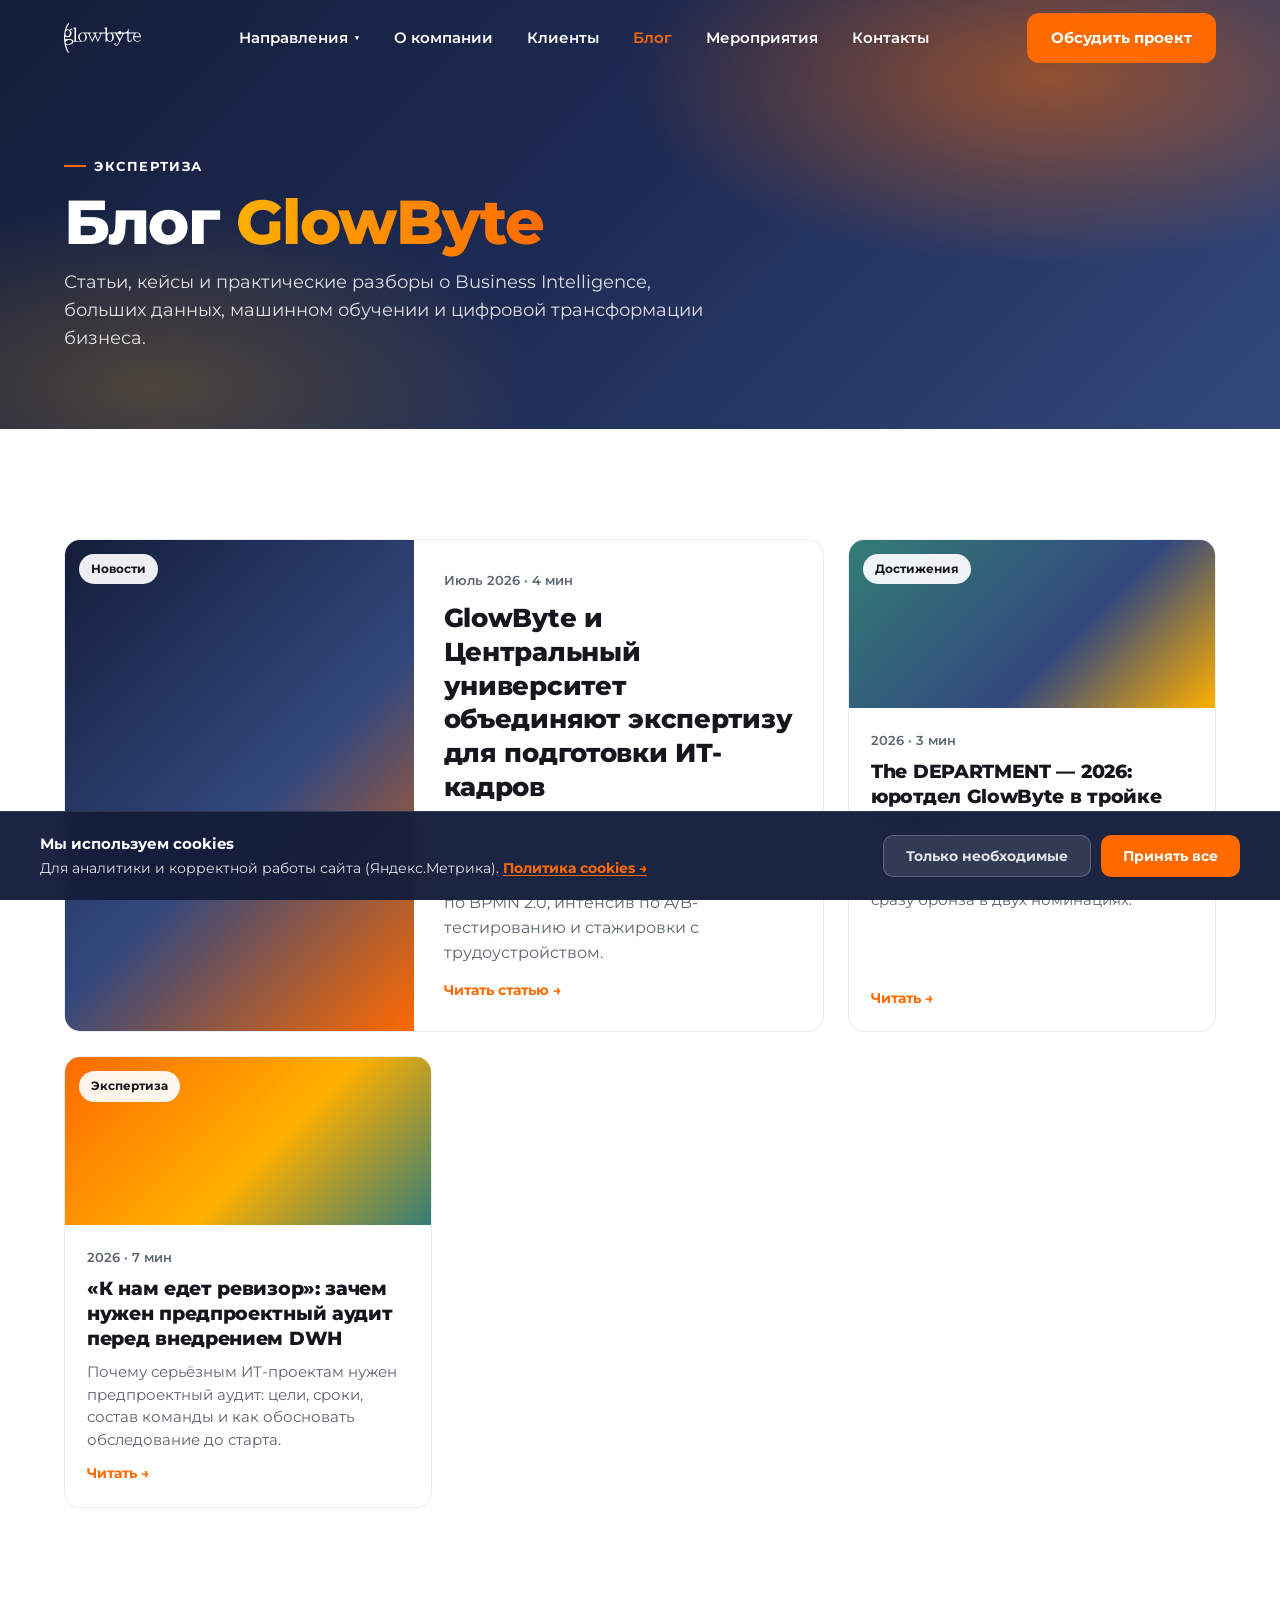
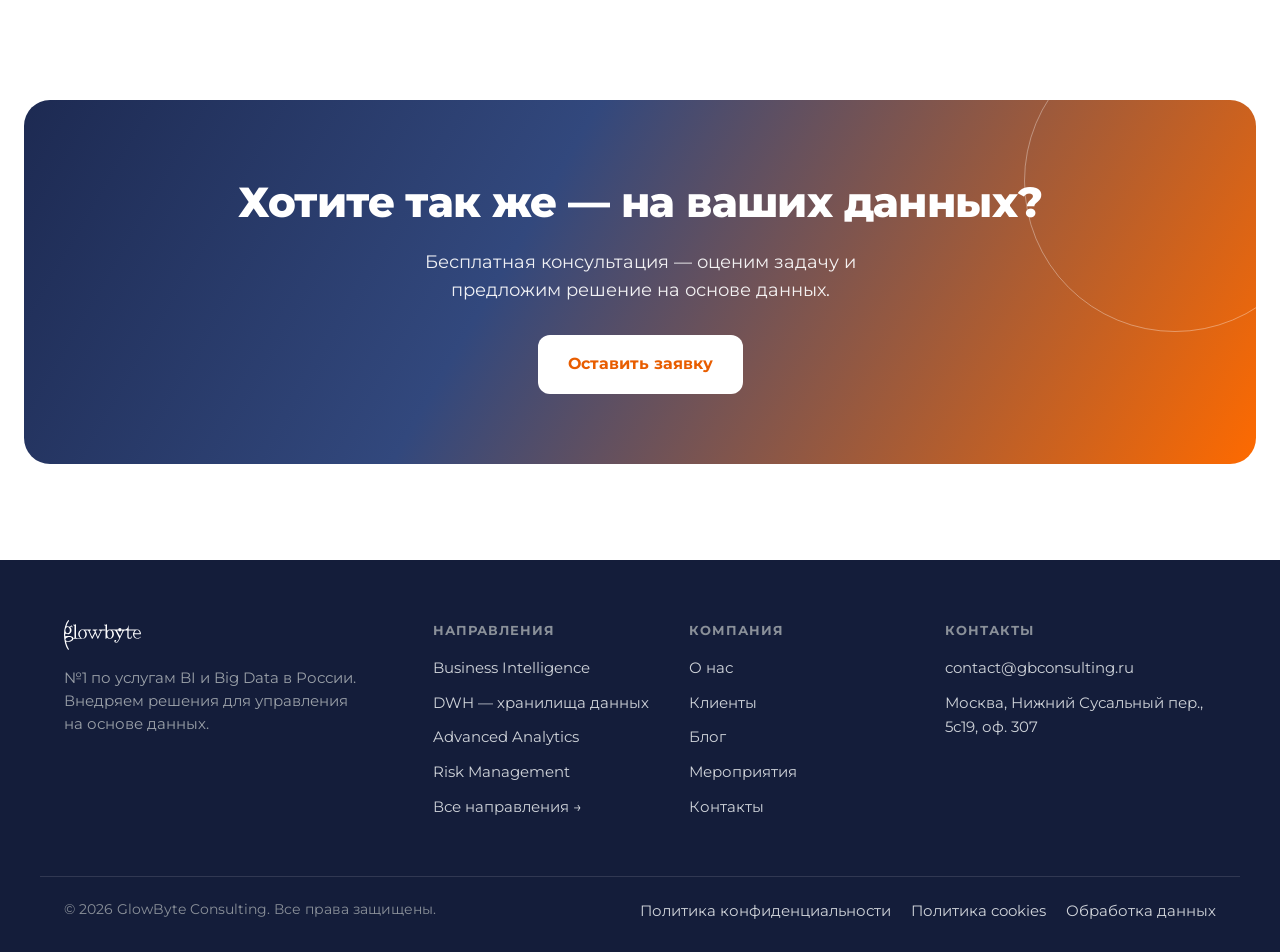
<file: blog.html>
<!DOCTYPE html>
<html lang="ru">
<head>
<meta charset="UTF-8">
<meta name="viewport" content="width=device-width, initial-scale=1.0">
<title>Блог GlowByte — статьи о BI, Big Data и аналитике</title>
<meta name="description" content="Блог GlowByte: статьи, кейсы и экспертиза по Business Intelligence, хранилищам данных, машинному обучению и цифровой трансформации.">
<link rel="preconnect" href="https://fonts.googleapis.com">
<link rel="preconnect" href="https://fonts.gstatic.com" crossorigin>
<link href="https://fonts.googleapis.com/css2?family=Montserrat:wght@400;500;600;700;800;900&display=swap" rel="stylesheet">
<link rel="stylesheet" href="assets/site.css?v=2">
</head>
<body>

<!-- ===== Header ===== -->
<header id="hdr">
  <div class="wrap nav">
    <a href="index.html" class="logo" aria-label="GlowByte">
      <img class="l-white" src="assets/logo-white.svg" alt="GlowByte">
      <img class="l-orange" src="assets/logo-orange.svg" alt="GlowByte">
    </a>
    <nav class="menu">
      <div class="has-mega">
        <span>Направления <span class="chev">▼</span></span>
        <div class="mega">
          <div class="mega-head"><h4>17 практик · BI и Big Data</h4><a href="index.html#directions">Все направления →</a></div>
          <div class="mega-grid" id="megaGrid"></div>
        </div>
      </div>
      <a href="index.html#why">О компании</a>
      <a href="index.html#clients">Клиенты</a>
      <a href="blog.html" class="active">Блог</a>
      <a href="events.html">Мероприятия</a>
      <a href="contacts.html">Контакты</a>
    </nav>
    <div class="nav-right">
      <a href="index.html#cta" class="btn btn-primary" style="padding:11px 22px;font-size:15px">Обсудить проект</a>
      <button class="burger" id="burger">☰</button>
    </div>
  </div>
</header>

<!-- ===== Page hero ===== -->
<section class="page-hero">
  <div class="wrap">
    <div class="eyebrow" style="color:#fff">Экспертиза</div>
    <h1>Блог <span class="ac">GlowByte</span></h1>
    <p class="lead">Статьи, кейсы и практические разборы о Business&nbsp;Intelligence, больших данных, машинном обучении и&nbsp;цифровой трансформации бизнеса.</p>
  </div>
</section>

<!-- ===== Posts ===== -->
<section>
  <div class="wrap">
    <div class="posts">

      <a href="post-central-university.html" class="post feature reveal">
        <div class="thumb" style="background:linear-gradient(135deg,#141d3a,#32487D 55%,#FE6A00)">
          <span class="tag">Новости</span>
        </div>
        <div class="pbody">
          <span class="date">Июль 2026 · 4 мин</span>
          <h3>GlowByte и Центральный университет объединяют экспертизу для подготовки ИТ-кадров</h3>
          <p>Подписано партнёрское соглашение: эксперты GlowByte станут преподавателями, а студентов ждут курс по BPMN 2.0, интенсив по A/B-тестированию и стажировки с трудоустройством.</p>
          <span class="more">Читать статью →</span>
        </div>
      </a>

      <a href="post-the-department-2026.html" class="post reveal">
        <div class="thumb" style="background:linear-gradient(135deg,#337D76,#32487D 60%,#FFB000)">
          <span class="tag">Достижения</span>
        </div>
        <div class="pbody">
          <span class="date">2026 · 3 мин</span>
          <h3>The DEPARTMENT — 2026: юротдел GlowByte в тройке лидеров</h3>
          <p>Дебют на всероссийском конкурсе лучших юридических департаментов — сразу бронза в двух номинациях.</p>
          <span class="more">Читать →</span>
        </div>
      </a>

      <a href="post-dwh-audit.html" class="post reveal">
        <div class="thumb" style="background:linear-gradient(135deg,#FE6A00,#FFB000 55%,#337D76)">
          <span class="tag">Экспертиза</span>
        </div>
        <div class="pbody">
          <span class="date">2026 · 7 мин</span>
          <h3>«К нам едет ревизор»: зачем нужен предпроектный аудит перед внедрением DWH</h3>
          <p>Почему серьёзным ИТ-проектам нужен предпроектный аудит: цели, сроки, состав команды и как обосновать обследование до старта.</p>
          <span class="more">Читать →</span>
        </div>
      </a>

    </div>
  </div>
</section>

<!-- ===== CTA ===== -->
<section>
  <div class="cta reveal">
    <h2>Хотите так же — на ваших данных?</h2>
    <p>Бесплатная консультация — оценим задачу и предложим решение на основе данных.</p>
    <a href="index.html#cta" class="btn btn-white">Оставить заявку</a>
  </div>
</section>

<!-- ===== Footer ===== -->
<footer id="contacts">
  <div class="wrap fg">
    <div>
      <img src="assets/logo-white.svg" alt="GlowByte" style="height:30px;width:auto;display:block">
      <p style="color:#9aa0a8;margin-top:16px;max-width:300px;font-size:15px">№1 по услугам BI и Big Data в России. Внедряем решения для управления на основе данных.</p>
    </div>
    <div>
      <h5>Направления</h5>
      <ul>
        <li><a href="index.html#directions">Business Intelligence</a></li>
        <li><a href="index.html#directions">DWH — хранилища данных</a></li>
        <li><a href="index.html#directions">Advanced Analytics</a></li>
        <li><a href="index.html#directions">Risk Management</a></li>
        <li><a href="index.html#directions">Все направления →</a></li>
      </ul>
    </div>
    <div>
      <h5>Компания</h5>
      <ul>
        <li><a href="index.html#why">О нас</a></li>
        <li><a href="index.html#clients">Клиенты</a></li>
        <li><a href="blog.html">Блог</a></li>
        <li><a href="events.html">Мероприятия</a></li>
        <li><a href="index.html#cta">Контакты</a></li>
      </ul>
    </div>
    <div>
      <h5>Контакты</h5>
      <ul>
        <li><a href="mailto:contact@gbconsulting.ru">contact@gbconsulting.ru</a></li>
        <li><a href="#">Москва, Нижний Сусальный пер., 5с19, оф. 307</a></li>
      </ul>
    </div>
  </div>
  <div class="wrap fb"><span>© 2026 GlowByte Consulting. Все права защищены.</span><div style="display:flex;gap:20px;flex-wrap:wrap"><a href="policy.html">Политика конфиденциальности</a><a href="cookies.html">Политика cookies</a><a href="data-policy.html">Обработка данных</a></div></div>
</footer>

<script src="assets/site.js?v=3"></script>
</body>
</html>
</file>
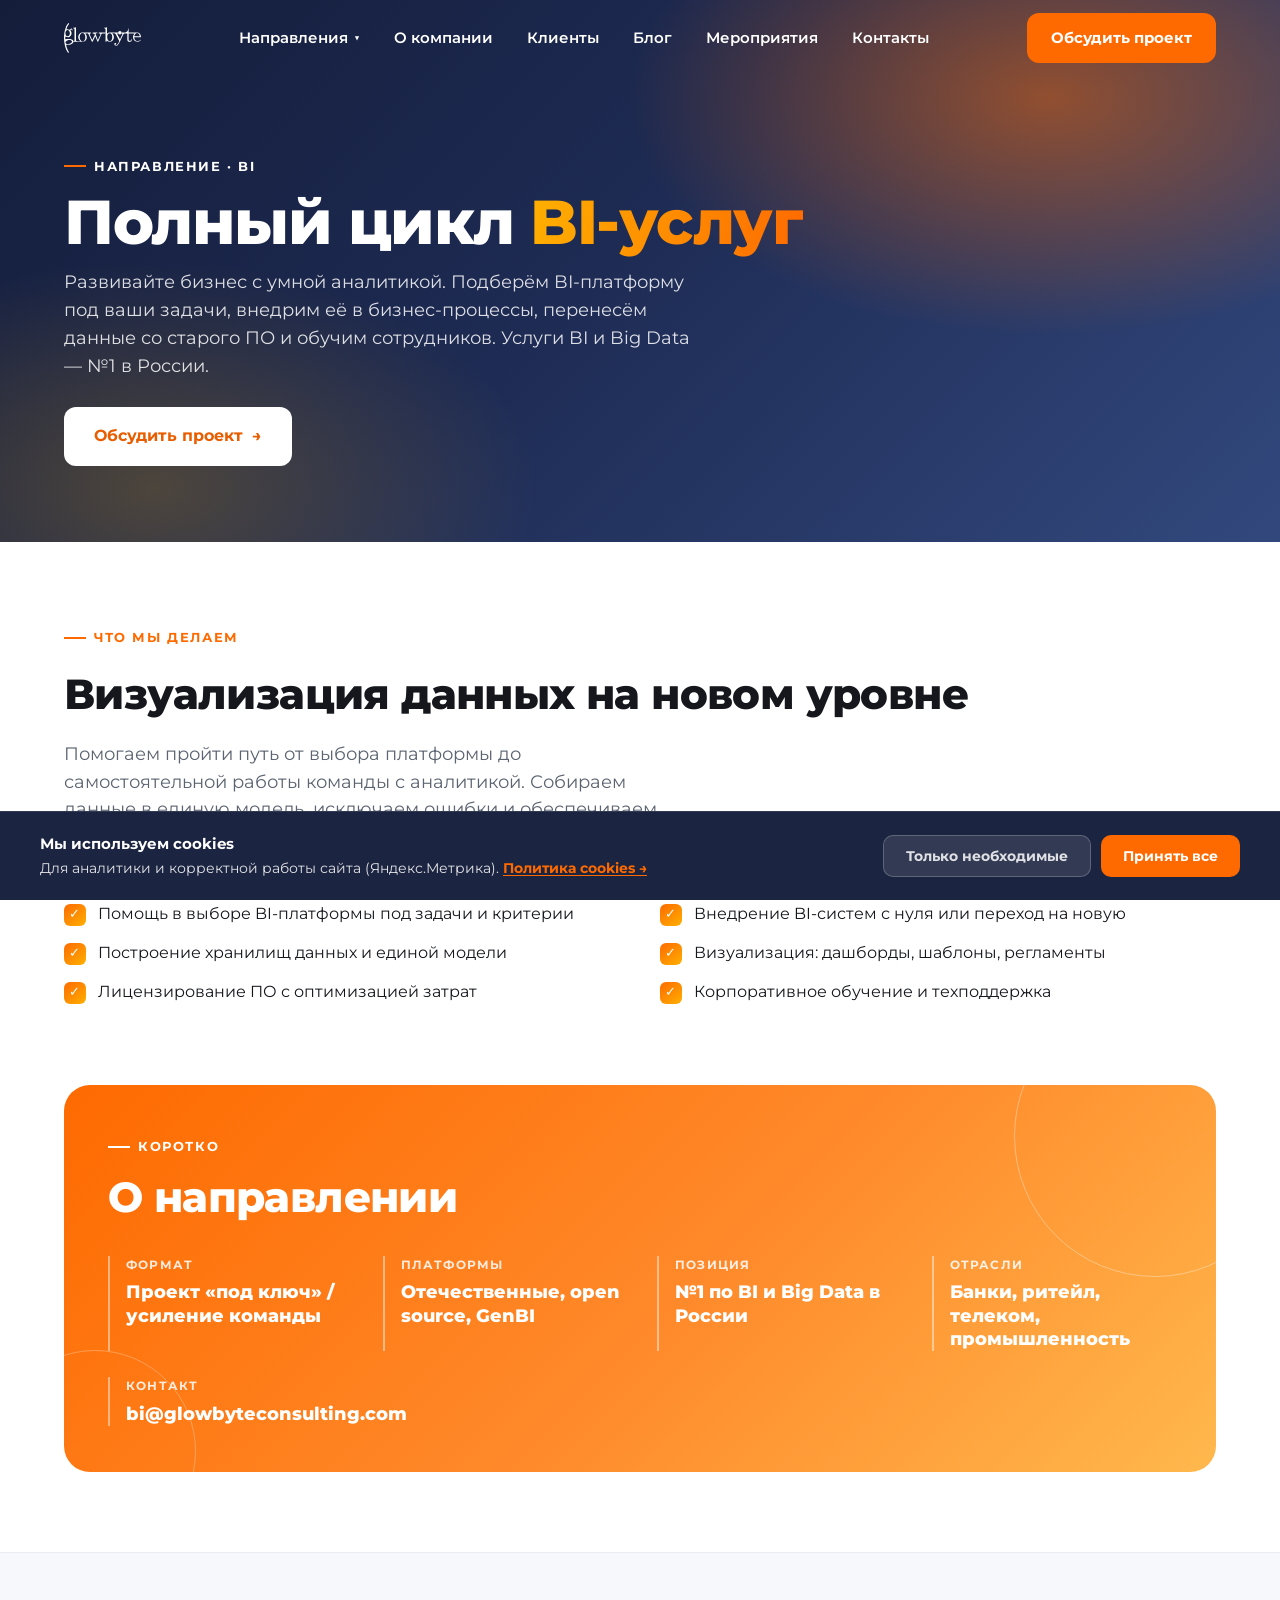
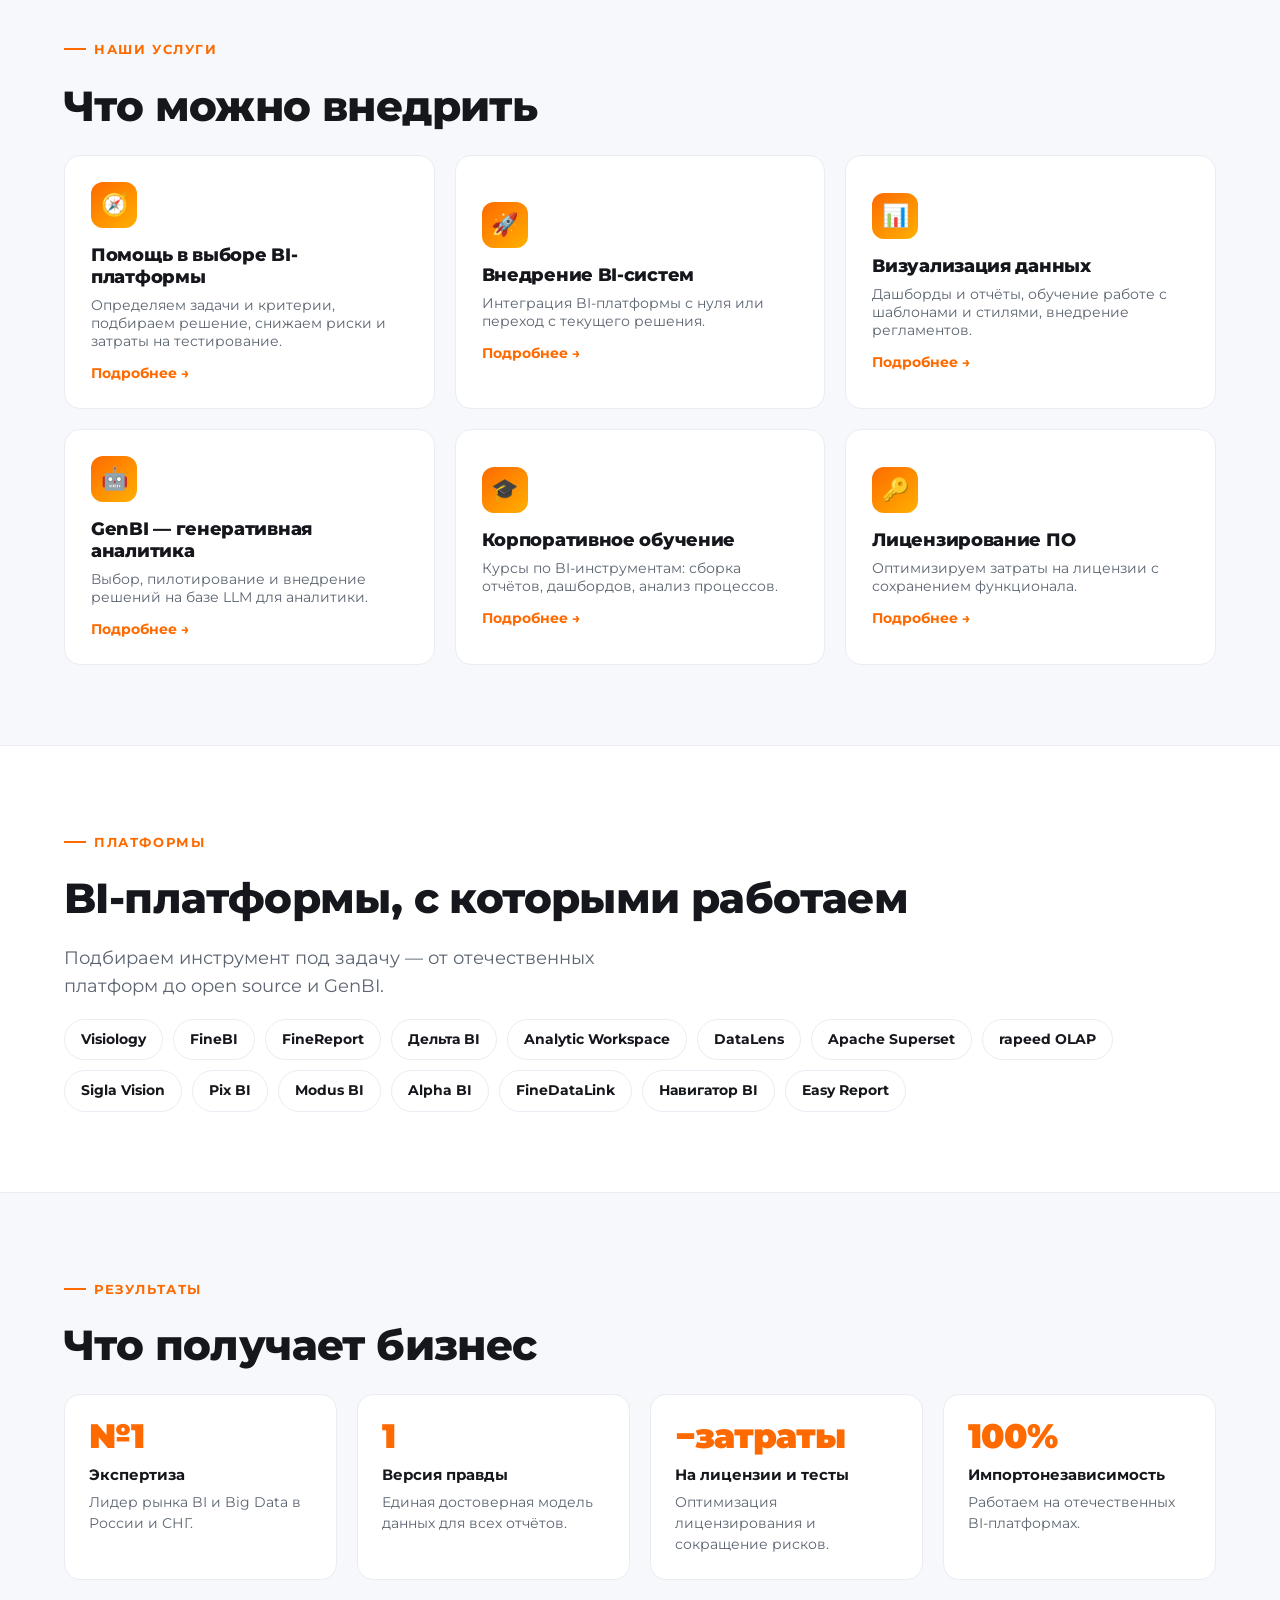
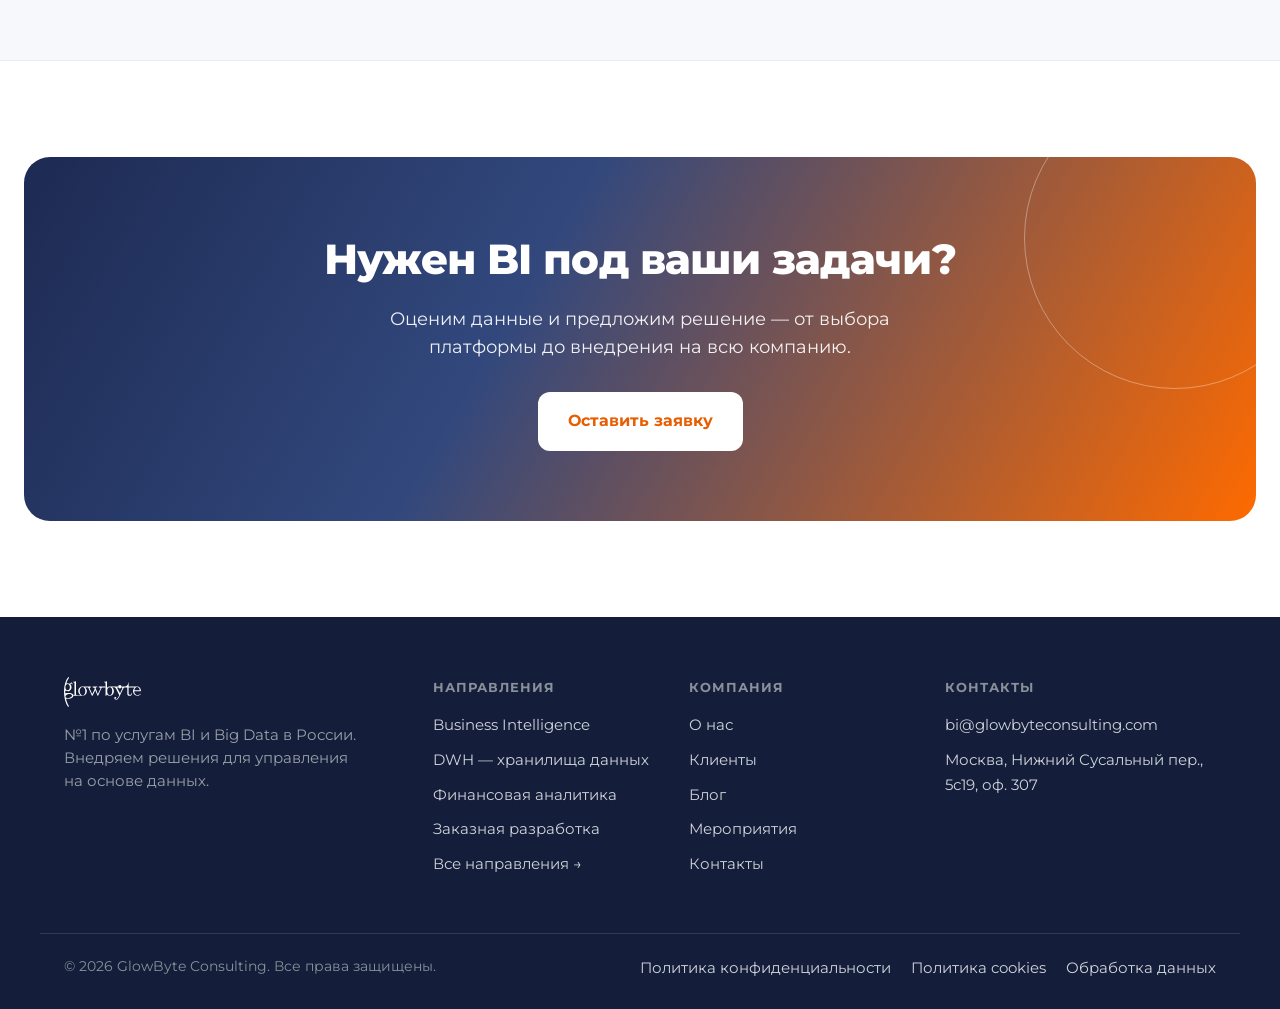
<file: business-intelligence.html>
<!DOCTYPE html>
<html lang="ru">
<head>
<meta charset="UTF-8">
<meta name="viewport" content="width=device-width, initial-scale=1.0">
<title>Business Intelligence — GlowByte</title>
<meta name="description" content="Полный цикл BI-услуг от GlowByte: подбор и внедрение BI-платформы, построение хранилищ, визуализация данных, GenBI, лицензирование и обучение.">
<link rel="preconnect" href="https://fonts.googleapis.com">
<link rel="preconnect" href="https://fonts.gstatic.com" crossorigin>
<link href="https://fonts.googleapis.com/css2?family=Montserrat:wght@400;500;600;700;800;900&display=swap" rel="stylesheet">
<link rel="stylesheet" href="assets/site.css?v=2">
</head>
<body>

<!-- ===== Header ===== -->
<header id="hdr">
  <div class="wrap nav">
    <a href="index.html" class="logo" aria-label="GlowByte">
      <img class="l-white" src="assets/logo-white.svg" alt="GlowByte">
      <img class="l-orange" src="assets/logo-orange.svg" alt="GlowByte">
    </a>
    <nav class="menu">
      <div class="has-mega">
        <span>Направления <span class="chev">▼</span></span>
        <div class="mega">
          <div class="mega-head"><h4>17 практик · BI и Big Data</h4><a href="index.html#directions">Все направления →</a></div>
          <div class="mega-grid" id="megaGrid"></div>
        </div>
      </div>
      <a href="index.html#why">О компании</a>
      <a href="index.html#clients">Клиенты</a>
      <a href="blog.html">Блог</a>
      <a href="events.html">Мероприятия</a>
      <a href="contacts.html">Контакты</a>
    </nav>
    <div class="nav-right">
      <a href="index.html#cta" class="btn btn-primary" style="padding:11px 22px;font-size:15px">Обсудить проект</a>
      <button class="burger" id="burger">☰</button>
    </div>
  </div>
</header>

<!-- ===== Page hero ===== -->
<section class="page-hero">
  <div class="wrap">
    <div class="eyebrow" style="color:#fff">Направление · BI</div>
    <h1>Полный цикл <span class="ac">BI-услуг</span></h1>
    <p class="lead">Развивайте бизнес с умной аналитикой. Подберём BI-платформу под ваши задачи, внедрим её в бизнес-процессы, перенесём данные со старого ПО и обучим сотрудников. Услуги BI и Big&nbsp;Data — №1 в&nbsp;России.</p>
    <div style="margin-top:26px"><a href="index.html#cta" class="btn btn-white">Обсудить проект <span class="ar">→</span></a></div>
  </div>
</section>

<!-- ===== О направлении ===== -->
<section class="dir-sec">
  <div class="wrap reveal">
    <span class="eyebrow">Что мы делаем</span>
    <h2>Визуализация данных на новом уровне</h2>
    <p class="lead">Помогаем пройти путь от выбора платформы до самостоятельной работы команды с аналитикой. Собираем данные в единую модель, исключаем ошибки и обеспечиваем достоверность отчётности, а затем передаём инструмент бизнес-пользователям.</p>
    <ul class="checklist two">
      <li>Помощь в выборе BI-платформы под задачи и критерии</li>
      <li>Внедрение BI-систем с нуля или переход на новую</li>
      <li>Построение хранилищ данных и единой модели</li>
      <li>Визуализация: дашборды, шаблоны, регламенты</li>
      <li>Лицензирование ПО с оптимизацией затрат</li>
      <li>Корпоративное обучение и техподдержка</li>
    </ul>
  </div>
</section>

<!-- ===== Оранжевый блок фактов ===== -->
<section class="dir-sec" style="padding-top:0">
  <div class="wrap reveal">
    <div class="facts">
      <span class="eyebrow">Коротко</span>
      <h2>О направлении</h2>
      <div class="facts-grid">
        <div class="fact"><div class="fl">Формат</div><div class="fv">Проект «под ключ» / усиление команды</div></div>
        <div class="fact"><div class="fl">Платформы</div><div class="fv">Отечественные, open source, GenBI</div></div>
        <div class="fact"><div class="fl">Позиция</div><div class="fv">№1 по BI и Big Data в России</div></div>
        <div class="fact"><div class="fl">Отрасли</div><div class="fv">Банки, ритейл, телеком, промышленность</div></div>
        <div class="fact"><div class="fl">Контакт</div><div class="fv">bi@glowbyteconsulting.com</div></div>
      </div>
    </div>
  </div>
</section>

<!-- ===== Наши решения (pop-up) ===== -->
<section class="dir-sec alt">
  <div class="wrap reveal">
    <span class="eyebrow">Наши услуги</span>
    <h2>Что можно внедрить</h2>
    <div class="sol-grid">
      <button class="sol-card" data-modal-open="m-bi-1">
        <div class="sc-ico">🧭</div>
        <h3>Помощь в выборе BI-платформы</h3>
        <p>Определяем задачи и критерии, подбираем решение, снижаем риски и затраты на тестирование.</p>
        <span class="sc-more">Подробнее →</span>
      </button>
      <button class="sol-card" data-modal-open="m-bi-2">
        <div class="sc-ico">🚀</div>
        <h3>Внедрение BI-систем</h3>
        <p>Интеграция BI-платформы с нуля или переход с текущего решения.</p>
        <span class="sc-more">Подробнее →</span>
      </button>
      <button class="sol-card" data-modal-open="m-bi-3">
        <div class="sc-ico">📊</div>
        <h3>Визуализация данных</h3>
        <p>Дашборды и отчёты, обучение работе с шаблонами и стилями, внедрение регламентов.</p>
        <span class="sc-more">Подробнее →</span>
      </button>
      <button class="sol-card" data-modal-open="m-bi-4">
        <div class="sc-ico">🤖</div>
        <h3>GenBI — генеративная аналитика</h3>
        <p>Выбор, пилотирование и внедрение решений на базе LLM для аналитики.</p>
        <span class="sc-more">Подробнее →</span>
      </button>
      <button class="sol-card" data-modal-open="m-bi-5">
        <div class="sc-ico">🎓</div>
        <h3>Корпоративное обучение</h3>
        <p>Курсы по BI-инструментам: сборка отчётов, дашбордов, анализ процессов.</p>
        <span class="sc-more">Подробнее →</span>
      </button>
      <button class="sol-card" data-modal-open="m-bi-6">
        <div class="sc-ico">🔑</div>
        <h3>Лицензирование ПО</h3>
        <p>Оптимизируем затраты на лицензии с сохранением функционала.</p>
        <span class="sc-more">Подробнее →</span>
      </button>
    </div>
  </div>
</section>

<!-- ===== Платформы ===== -->
<section class="dir-sec">
  <div class="wrap reveal">
    <span class="eyebrow">Платформы</span>
    <h2>BI-платформы, с которыми работаем</h2>
    <p class="lead">Подбираем инструмент под задачу — от отечественных платформ до open source и GenBI.</p>
    <div class="taglist">
      <span>Visiology</span><span>FineBI</span><span>FineReport</span><span>Дельта&nbsp;BI</span>
      <span>Analytic&nbsp;Workspace</span><span>DataLens</span><span>Apache&nbsp;Superset</span><span>rapeed&nbsp;OLAP</span>
      <span>Sigla&nbsp;Vision</span><span>Pix&nbsp;BI</span><span>Modus&nbsp;BI</span><span>Alpha&nbsp;BI</span>
      <span>FineDataLink</span><span>Навигатор&nbsp;BI</span><span>Easy&nbsp;Report</span>
    </div>
  </div>
</section>

<!-- ===== Результаты ===== -->
<section class="dir-sec alt">
  <div class="wrap reveal">
    <span class="eyebrow">Результаты</span>
    <h2>Что получает бизнес</h2>
    <div class="ben-grid">
      <div class="ben"><div class="bn">№1</div><h4>Экспертиза</h4><p>Лидер рынка BI и Big Data в России и СНГ.</p></div>
      <div class="ben"><div class="bn">1</div><h4>Версия правды</h4><p>Единая достоверная модель данных для всех отчётов.</p></div>
      <div class="ben"><div class="bn">−затраты</div><h4>На лицензии и тесты</h4><p>Оптимизация лицензирования и сокращение рисков.</p></div>
      <div class="ben"><div class="bn">100%</div><h4>Импортонезависимость</h4><p>Работаем на отечественных BI-платформах.</p></div>
    </div>
  </div>
</section>

<!-- ===== CTA ===== -->
<section>
  <div class="cta reveal">
    <h2>Нужен BI под ваши задачи?</h2>
    <p>Оценим данные и предложим решение — от выбора платформы до внедрения на всю компанию.</p>
    <a href="index.html#cta" class="btn btn-white">Оставить заявку</a>
  </div>
</section>

<!-- ===== Footer ===== -->
<footer id="contacts">
  <div class="wrap fg">
    <div>
      <img src="assets/logo-white.svg" alt="GlowByte" style="height:30px;width:auto;display:block">
      <p style="color:#9aa0a8;margin-top:16px;max-width:300px;font-size:15px">№1 по услугам BI и Big Data в России. Внедряем решения для управления на основе данных.</p>
    </div>
    <div>
      <h5>Направления</h5>
      <ul>
        <li><a href="business-intelligence.html">Business Intelligence</a></li>
        <li><a href="dwh.html">DWH — хранилища данных</a></li>
        <li><a href="finansovaya-analitika.html">Финансовая аналитика</a></li>
        <li><a href="zakaznaya-razrabotka.html">Заказная разработка</a></li>
        <li><a href="index.html#directions">Все направления →</a></li>
      </ul>
    </div>
    <div>
      <h5>Компания</h5>
      <ul>
        <li><a href="index.html#why">О нас</a></li>
        <li><a href="index.html#clients">Клиенты</a></li>
        <li><a href="blog.html">Блог</a></li>
        <li><a href="events.html">Мероприятия</a></li>
        <li><a href="index.html#cta">Контакты</a></li>
      </ul>
    </div>
    <div>
      <h5>Контакты</h5>
      <ul>
        <li><a href="mailto:bi@glowbyteconsulting.com">bi@glowbyteconsulting.com</a></li>
        <li><a href="#">Москва, Нижний Сусальный пер., 5с19, оф. 307</a></li>
      </ul>
    </div>
  </div>
  <div class="wrap fb"><span>© 2026 GlowByte Consulting. Все права защищены.</span><div style="display:flex;gap:20px;flex-wrap:wrap"><a href="policy.html">Политика конфиденциальности</a><a href="cookies.html">Политика cookies</a><a href="data-policy.html">Обработка данных</a></div></div>
</footer>

<!-- ===== Pop-up окна решений ===== -->
<div class="modal" id="m-bi-1"><div class="modal-box">
  <button class="m-close" data-modal-close aria-label="Закрыть">×</button>
  <div class="m-ico">🧭</div>
  <h3>Помощь в выборе BI-платформы</h3>
  <p>Определяем задачи бизнеса и критерии отбора, сравниваем платформы и подбираем оптимальное решение — чтобы сократить затраты на тестирование и снизить риски неверного выбора.</p>
  <ul>
    <li>Формализация задач и требований к BI</li>
    <li>Сравнение платформ по техническим и бизнес-критериям</li>
    <li>Рекомендация и обоснование выбора</li>
  </ul>
  <a href="index.html#cta" class="btn btn-primary" data-modal-close>Обсудить <span class="ar">→</span></a>
</div></div>

<div class="modal" id="m-bi-2"><div class="modal-box">
  <button class="m-close" data-modal-close aria-label="Закрыть">×</button>
  <div class="m-ico">🚀</div>
  <h3>Внедрение BI-систем</h3>
  <p>Внедряем BI-платформу с нуля или помогаем перейти на новую с текущего решения — с интеграцией в бизнес-процессы и переносом данных.</p>
  <ul>
    <li>Настройка платформы и подключение источников</li>
    <li>Перенос данных и отчётности со старого ПО</li>
    <li>Интеграция в бизнес-процессы компании</li>
  </ul>
  <a href="index.html#cta" class="btn btn-primary" data-modal-close>Обсудить <span class="ar">→</span></a>
</div></div>

<div class="modal" id="m-bi-3"><div class="modal-box">
  <button class="m-close" data-modal-close aria-label="Закрыть">×</button>
  <div class="m-ico">📊</div>
  <h3>Визуализация данных</h3>
  <p>Строим наглядные дашборды и отчёты, обучаем команду редактировать шаблоны и стили, внедряем регламенты работы с визуализацией.</p>
  <ul>
    <li>Интерактивные дашборды под роли пользователей</li>
    <li>Шаблоны и единый стиль отчётности</li>
    <li>Регламенты и стандарты визуализации</li>
  </ul>
  <a href="index.html#cta" class="btn btn-primary" data-modal-close>Обсудить <span class="ar">→</span></a>
</div></div>

<div class="modal" id="m-bi-4"><div class="modal-box">
  <button class="m-close" data-modal-close aria-label="Закрыть">×</button>
  <div class="m-ico">🤖</div>
  <h3>GenBI — генеративная аналитика</h3>
  <p>Оцениваем потенциал генеративной аналитики для вашего бизнеса, подбираем платформу и LLM-модель, пилотируем и внедряем с минимизацией рисков.</p>
  <ul>
    <li>Оценка сценариев применения GenBI</li>
    <li>Выбор платформы и LLM-модели</li>
    <li>Пилот и промышленное внедрение</li>
  </ul>
  <a href="index.html#cta" class="btn btn-primary" data-modal-close>Обсудить <span class="ar">→</span></a>
</div></div>

<div class="modal" id="m-bi-5"><div class="modal-box">
  <button class="m-close" data-modal-close aria-label="Закрыть">×</button>
  <div class="m-ico">🎓</div>
  <h3>Корпоративное обучение</h3>
  <p>Обучаем сотрудников работе с BI-инструментами: от основ визуализации до администрирования и продвинутых вычислений. Есть курсы по FineBI и FineReport, вплоть до сертификации.</p>
  <ul>
    <li>Быстрый старт, продвинутый курс, администрирование</li>
    <li>Сборка отчётов и дашбордов, self-service наборы данных</li>
    <li>Сертификация экспертов от вендора</li>
  </ul>
  <a href="index.html#cta" class="btn btn-primary" data-modal-close>Обсудить <span class="ar">→</span></a>
</div></div>

<div class="modal" id="m-bi-6"><div class="modal-box">
  <button class="m-close" data-modal-close aria-label="Закрыть">×</button>
  <div class="m-ico">🔑</div>
  <h3>Лицензирование ПО</h3>
  <p>Помогаем оптимизировать затраты на лицензии BI-платформ, сохранив нужный функционал, и выступаем официальным поставщиком лицензионного ПО.</p>
  <ul>
    <li>Подбор оптимальной схемы лицензирования</li>
    <li>Снижение стоимости владения</li>
    <li>Официальные лицензии и поддержка</li>
  </ul>
  <a href="index.html#cta" class="btn btn-primary" data-modal-close>Обсудить <span class="ar">→</span></a>
</div></div>

<script src="assets/site.js?v=3"></script>
</body>
</html>
</file>
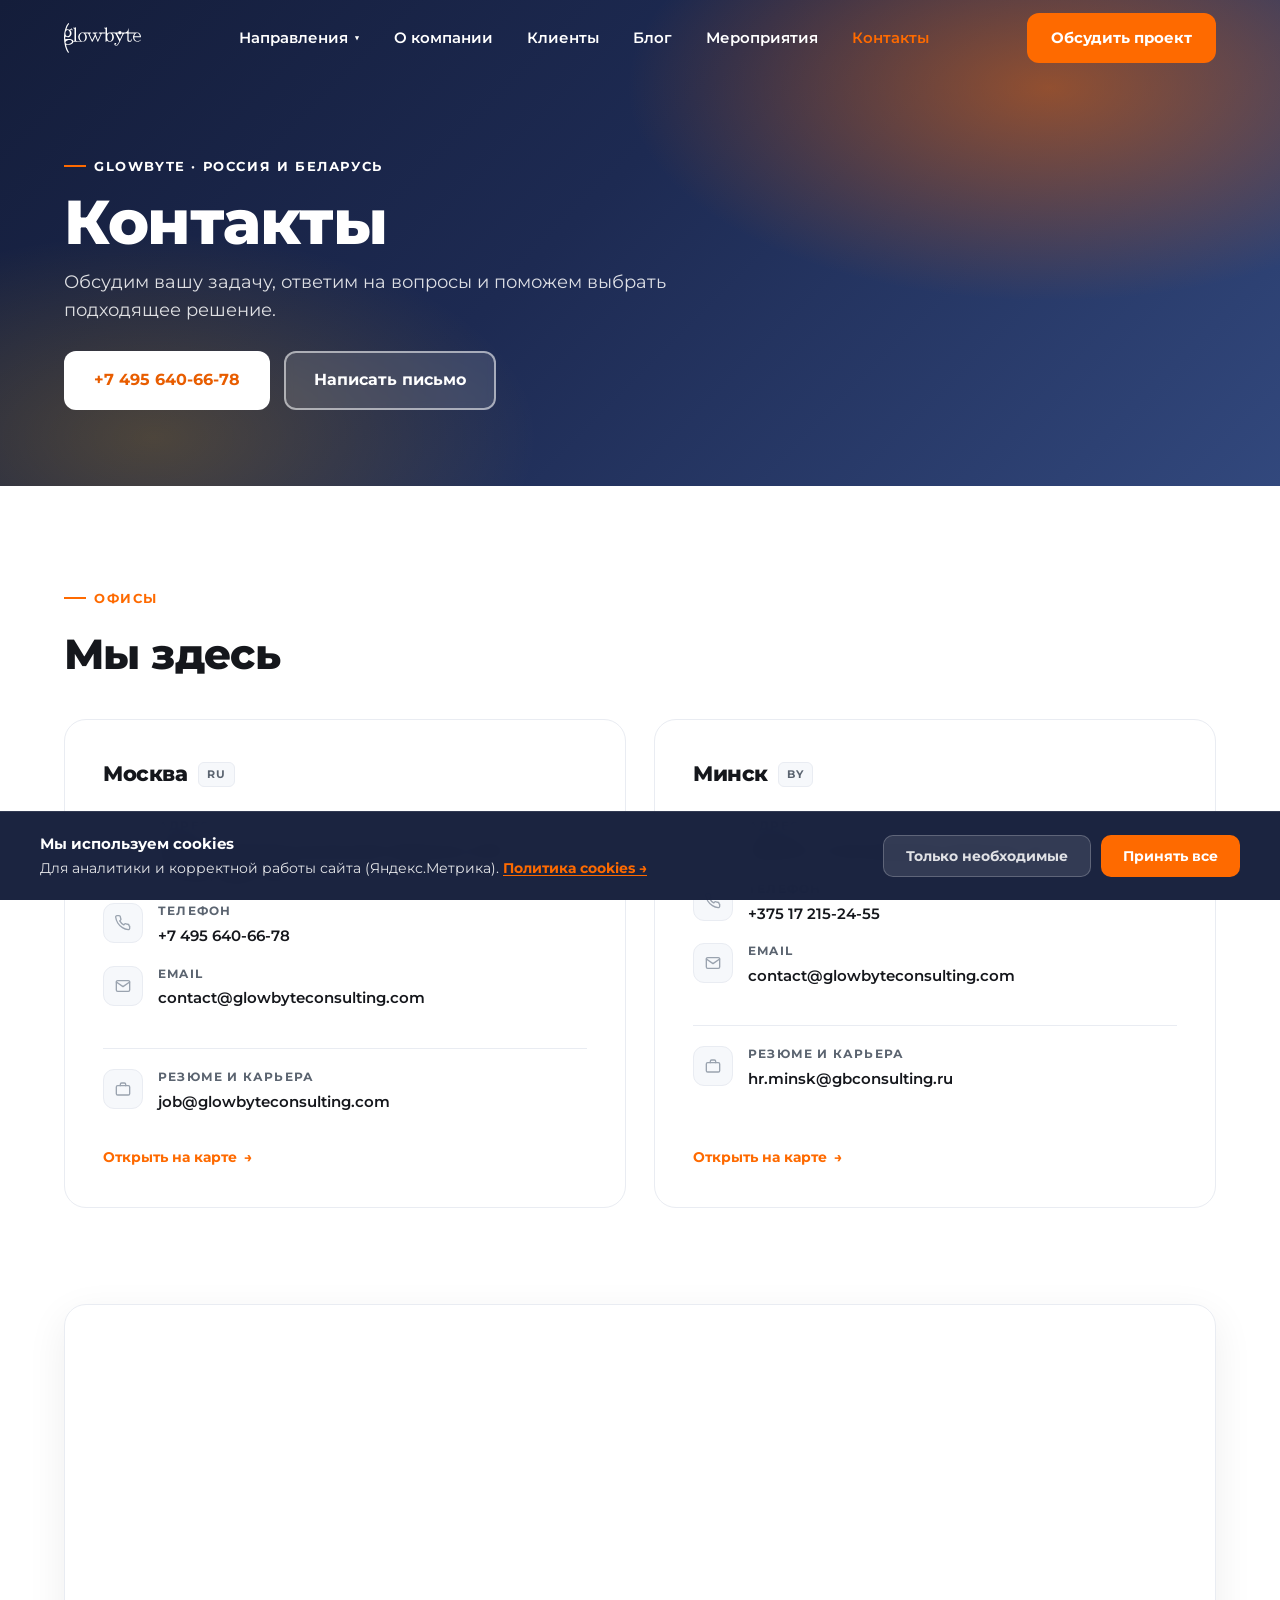
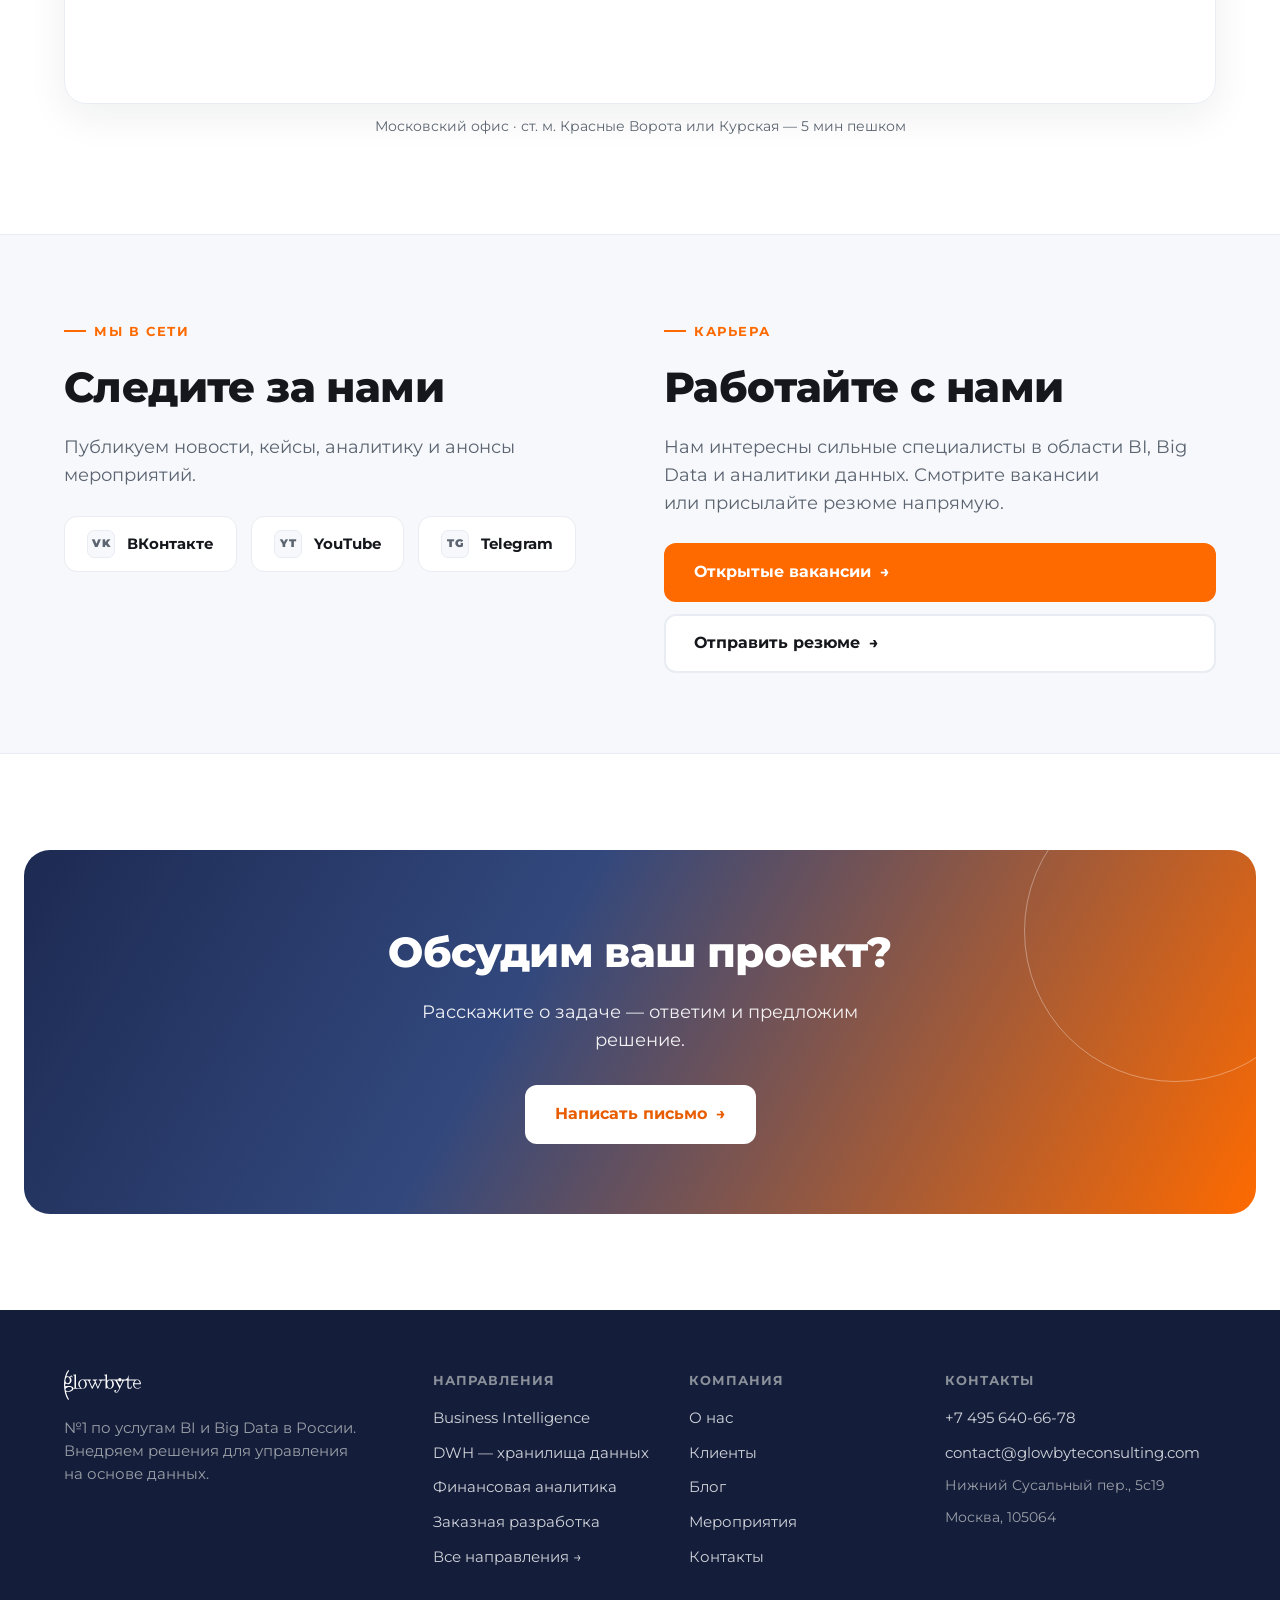
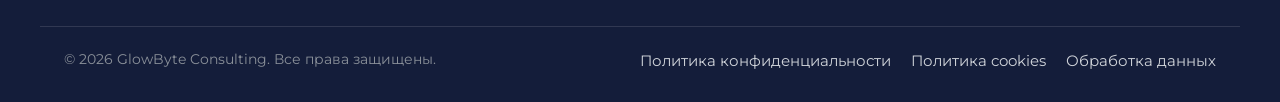
<file: contacts.html>
<!DOCTYPE html>
<html lang="ru">
<head>
<meta charset="UTF-8">
<meta name="viewport" content="width=device-width, initial-scale=1.0">
<title>Контакты — GlowByte</title>
<meta name="description" content="Свяжитесь с GlowByte — офисы в Москве и Минске, телефон, почта, соцсети. Обсудим ваш проект.">
<link rel="preconnect" href="https://fonts.googleapis.com">
<link rel="preconnect" href="https://fonts.gstatic.com" crossorigin>
<link href="https://fonts.googleapis.com/css2?family=Montserrat:wght@400;500;600;700;800;900&display=swap" rel="stylesheet">
<link rel="stylesheet" href="assets/site.css?v=2">
<style>
/* ===== Офисные карточки ===== */
.offices{display:grid;grid-template-columns:1fr 1fr;gap:28px;margin-top:32px}
.office-card{background:#fff;border:1px solid var(--line);border-radius:22px;padding:38px;transition:transform .2s,box-shadow .2s,border-color .2s;display:flex;flex-direction:column}
.office-card:hover{transform:translateY(-4px);box-shadow:0 24px 52px rgba(20,23,28,.1);border-color:transparent}
.oc-city{font-size:21px;font-weight:800;letter-spacing:-.4px;margin-bottom:28px;display:flex;align-items:center;gap:10px}
.oc-country{font-size:11px;font-weight:700;letter-spacing:1.2px;text-transform:uppercase;color:var(--gray);background:var(--bg-soft);border:1px solid var(--line);border-radius:6px;padding:3px 8px}
.oc-row{display:flex;gap:15px;align-items:flex-start;margin-bottom:18px;cursor:default}
.oc-ico{flex:0 0 auto;width:40px;height:40px;border-radius:11px;background:var(--bg-soft);border:1px solid var(--line);color:#9aa3af;display:grid;place-items:center;transition:background .2s,color .2s,border-color .2s}
.oc-row:hover .oc-ico{background:linear-gradient(140deg,#FE6A00,#FFB000);color:#fff;border-color:transparent}
.oc-body{flex:1;min-width:0}
.oc-label{font-size:11.5px;font-weight:700;letter-spacing:1.2px;text-transform:uppercase;color:var(--gray);margin-bottom:4px}
.oc-val{font-size:15px;font-weight:600;color:var(--black);line-height:1.5}
.oc-val a{color:var(--black);transition:color .15s}
.oc-val a:hover{color:var(--orange)}
.oc-divider{border:none;border-top:1px solid var(--line);margin:20px 0}
.oc-map-link{display:inline-flex;align-items:center;gap:7px;font-weight:700;font-size:14px;color:var(--orange);margin-top:auto;padding-top:16px;transition:gap .15s}
.oc-map-link:hover{gap:10px}

/* ===== Карта ===== */
.map-wrap{border-radius:22px;overflow:hidden;height:400px;border:1px solid var(--line);box-shadow:0 12px 40px rgba(20,23,28,.07)}
.map-wrap iframe{width:100%;height:100%;display:block;border:0}

/* ===== Соцсети ===== */
.socials-row{display:flex;flex-wrap:wrap;gap:14px;margin-top:26px}
.social-btn{display:inline-flex;align-items:center;gap:12px;background:#fff;border:1px solid var(--line);border-radius:13px;padding:13px 22px;font-weight:700;font-size:15px;color:var(--black);transition:transform .15s,border-color .15s,color .15s,box-shadow .15s}
.social-btn:hover{transform:translateY(-3px);border-color:var(--orange);color:var(--orange);box-shadow:0 8px 24px rgba(254,106,0,.12)}
.social-btn .s-badge{width:28px;height:28px;border-radius:7px;background:var(--bg-soft);border:1px solid var(--line);display:grid;place-items:center;font-size:11px;font-weight:900;letter-spacing:.5px;color:var(--gray);transition:background .15s,color .15s,border-color .15s;flex:0 0 auto}
.social-btn:hover .s-badge{background:var(--orange);color:#fff;border-color:transparent}

/* ===== Карьерный блок ===== */
.career-grid{display:grid;grid-template-columns:1fr 1fr;gap:48px;align-items:start}
.career-links{display:flex;flex-direction:column;gap:12px;margin-top:26px}

/* ===== Адаптив ===== */
@media(max-width:800px){
  .offices{grid-template-columns:1fr}
  .career-grid{grid-template-columns:1fr;gap:40px}
  .map-wrap{height:300px}
}
@media(max-width:480px){
  .office-card{padding:26px}
  .social-btn{padding:11px 16px;font-size:14px}
}
</style>
</head>
<body>

<!-- ===== Header ===== -->
<header id="hdr">
  <div class="wrap nav">
    <a href="index.html" class="logo" aria-label="GlowByte">
      <img class="l-white" src="assets/logo-white.svg" alt="GlowByte">
      <img class="l-orange" src="assets/logo-orange.svg" alt="GlowByte">
    </a>
    <nav class="menu">
      <div class="has-mega">
        <span>Направления <span class="chev">▼</span></span>
        <div class="mega">
          <div class="mega-head"><h4>17 практик · BI и Big Data</h4><a href="index.html#directions">Все направления →</a></div>
          <div class="mega-grid" id="megaGrid"></div>
        </div>
      </div>
      <a href="index.html#why">О компании</a>
      <a href="index.html#clients">Клиенты</a>
      <a href="blog.html">Блог</a>
      <a href="events.html">Мероприятия</a>
      <a href="contacts.html" class="active">Контакты</a>
    </nav>
    <div class="nav-right">
      <a href="index.html#cta" class="btn btn-primary" style="padding:11px 22px;font-size:15px">Обсудить проект</a>
      <button class="burger" id="burger">☰</button>
    </div>
  </div>
</header>

<!-- ===== Hero ===== -->
<section class="page-hero">
  <div class="wrap">
    <div class="eyebrow" style="color:#fff">GlowByte · Россия и Беларусь</div>
    <h1>Контакты</h1>
    <p class="lead">Обсудим вашу задачу, ответим на вопросы и&nbsp;поможем выбрать подходящее решение.</p>
    <div style="margin-top:26px;display:flex;gap:14px;flex-wrap:wrap">
      <a href="tel:+74956406678" class="btn btn-white">+7&nbsp;495&nbsp;640-66-78</a>
      <a href="mailto:contact@glowbyteconsulting.com" class="btn btn-glass">Написать письмо</a>
    </div>
  </div>
</section>

<!-- ===== Офисы ===== -->
<section>
  <div class="wrap">
    <span class="eyebrow">Офисы</span>
    <h2>Мы здесь</h2>
    <div class="offices reveal">

      <!-- Москва -->
      <div class="office-card">
        <div class="oc-city">Москва <span class="oc-country">RU</span></div>

        <div class="oc-row">
          <div class="oc-ico">
            <svg width="16" height="16" viewBox="0 0 24 24" fill="none" stroke="currentColor" stroke-width="2" stroke-linecap="round" stroke-linejoin="round"><path d="M21 10c0 7-9 13-9 13S3 17 3 10a9 9 0 0 1 18 0z"/><circle cx="12" cy="10" r="3"/></svg>
          </div>
          <div class="oc-body">
            <div class="oc-label">Адрес</div>
            <div class="oc-val">105064, Нижний Сусальный переулок, 5с19<br>3&nbsp;этаж, офис 307</div>
          </div>
        </div>

        <div class="oc-row">
          <div class="oc-ico">
            <svg width="16" height="16" viewBox="0 0 24 24" fill="none" stroke="currentColor" stroke-width="2" stroke-linecap="round" stroke-linejoin="round"><path d="M22 16.92v3a2 2 0 0 1-2.18 2 19.79 19.79 0 0 1-8.63-3.07A19.5 19.5 0 0 1 4.15 12 19.79 19.79 0 0 1 1.08 3.4 2 2 0 0 1 3.04 1h3a2 2 0 0 1 2 1.72c.127.96.361 1.903.7 2.81a2 2 0 0 1-.45 2.11L7.09 8.91a16 16 0 0 0 6 6l1.27-1.27a2 2 0 0 1 2.11-.45c.907.339 1.85.573 2.81.7A2 2 0 0 1 21 16z"/></svg>
          </div>
          <div class="oc-body">
            <div class="oc-label">Телефон</div>
            <div class="oc-val"><a href="tel:+74956406678">+7 495 640-66-78</a></div>
          </div>
        </div>

        <div class="oc-row">
          <div class="oc-ico">
            <svg width="16" height="16" viewBox="0 0 24 24" fill="none" stroke="currentColor" stroke-width="2" stroke-linecap="round" stroke-linejoin="round"><path d="M4 4h16c1.1 0 2 .9 2 2v12c0 1.1-.9 2-2 2H4c-1.1 0-2-.9-2-2V6c0-1.1.9-2 2-2z"/><polyline points="22,6 12,13 2,6"/></svg>
          </div>
          <div class="oc-body">
            <div class="oc-label">Email</div>
            <div class="oc-val"><a href="mailto:contact@glowbyteconsulting.com">contact@glowbyteconsulting.com</a></div>
          </div>
        </div>

        <hr class="oc-divider">

        <div class="oc-row">
          <div class="oc-ico">
            <svg width="16" height="16" viewBox="0 0 24 24" fill="none" stroke="currentColor" stroke-width="2" stroke-linecap="round" stroke-linejoin="round"><rect x="2" y="7" width="20" height="14" rx="2"/><path d="M16 7V5a2 2 0 0 0-2-2h-4a2 2 0 0 0-2 2v2"/></svg>
          </div>
          <div class="oc-body">
            <div class="oc-label">Резюме и&nbsp;карьера</div>
            <div class="oc-val"><a href="mailto:job@glowbyteconsulting.com">job@glowbyteconsulting.com</a></div>
          </div>
        </div>

        <a href="https://maps.google.com/?q=Нижний+Сусальный+переулок+5с19+Москва" target="_blank" rel="noopener" class="oc-map-link">
          Открыть на карте <span class="ar">→</span>
        </a>
      </div>

      <!-- Минск -->
      <div class="office-card">
        <div class="oc-city">Минск <span class="oc-country">BY</span></div>

        <div class="oc-row">
          <div class="oc-ico">
            <svg width="16" height="16" viewBox="0 0 24 24" fill="none" stroke="currentColor" stroke-width="2" stroke-linecap="round" stroke-linejoin="round"><path d="M21 10c0 7-9 13-9 13S3 17 3 10a9 9 0 0 1 18 0z"/><circle cx="12" cy="10" r="3"/></svg>
          </div>
          <div class="oc-body">
            <div class="oc-label">Адрес</div>
            <div class="oc-val">220073, 1-й Загородный переулок, 20</div>
          </div>
        </div>

        <div class="oc-row">
          <div class="oc-ico">
            <svg width="16" height="16" viewBox="0 0 24 24" fill="none" stroke="currentColor" stroke-width="2" stroke-linecap="round" stroke-linejoin="round"><path d="M22 16.92v3a2 2 0 0 1-2.18 2 19.79 19.79 0 0 1-8.63-3.07A19.5 19.5 0 0 1 4.15 12 19.79 19.79 0 0 1 1.08 3.4 2 2 0 0 1 3.04 1h3a2 2 0 0 1 2 1.72c.127.96.361 1.903.7 2.81a2 2 0 0 1-.45 2.11L7.09 8.91a16 16 0 0 0 6 6l1.27-1.27a2 2 0 0 1 2.11-.45c.907.339 1.85.573 2.81.7A2 2 0 0 1 21 16z"/></svg>
          </div>
          <div class="oc-body">
            <div class="oc-label">Телефон</div>
            <div class="oc-val"><a href="tel:+375172152455">+375 17 215-24-55</a></div>
          </div>
        </div>

        <div class="oc-row">
          <div class="oc-ico">
            <svg width="16" height="16" viewBox="0 0 24 24" fill="none" stroke="currentColor" stroke-width="2" stroke-linecap="round" stroke-linejoin="round"><path d="M4 4h16c1.1 0 2 .9 2 2v12c0 1.1-.9 2-2 2H4c-1.1 0-2-.9-2-2V6c0-1.1.9-2 2-2z"/><polyline points="22,6 12,13 2,6"/></svg>
          </div>
          <div class="oc-body">
            <div class="oc-label">Email</div>
            <div class="oc-val"><a href="mailto:contact@glowbyteconsulting.com">contact@glowbyteconsulting.com</a></div>
          </div>
        </div>

        <hr class="oc-divider">

        <div class="oc-row">
          <div class="oc-ico">
            <svg width="16" height="16" viewBox="0 0 24 24" fill="none" stroke="currentColor" stroke-width="2" stroke-linecap="round" stroke-linejoin="round"><rect x="2" y="7" width="20" height="14" rx="2"/><path d="M16 7V5a2 2 0 0 0-2-2h-4a2 2 0 0 0-2 2v2"/></svg>
          </div>
          <div class="oc-body">
            <div class="oc-label">Резюме и&nbsp;карьера</div>
            <div class="oc-val"><a href="mailto:hr.minsk@gbconsulting.ru">hr.minsk@gbconsulting.ru</a></div>
          </div>
        </div>

        <a href="https://maps.google.com/?q=1-й+Загородный+переулок+20+Минск" target="_blank" rel="noopener" class="oc-map-link">
          Открыть на карте <span class="ar">→</span>
        </a>
      </div>

    </div>
  </div>
</section>

<!-- ===== Карта Москвы ===== -->
<section style="padding-top:0">
  <div class="wrap reveal">
    <div class="map-wrap">
      <iframe
        src="https://www.openstreetmap.org/export/embed.html?bbox=37.645%2C55.758%2C37.665%2C55.772&amp;layer=mapnik&amp;marker=55.765%2C37.655"
        title="Офис GlowByte в Москве — Нижний Сусальный переулок, 5с19"
        loading="lazy"
        allowfullscreen
      ></iframe>
    </div>
    <p style="margin-top:12px;font-size:14px;color:var(--gray);text-align:center">
      Московский офис · ст.&nbsp;м. Красные Ворота или Курская — 5&nbsp;мин пешком
    </p>
  </div>
</section>

<!-- ===== Соцсети + Карьера ===== -->
<section class="dir-sec alt">
  <div class="wrap">
    <div class="career-grid reveal">

      <!-- Соцсети -->
      <div>
        <span class="eyebrow">Мы в сети</span>
        <h2>Следите за нами</h2>
        <p class="lead">Публикуем новости, кейсы, аналитику и&nbsp;анонсы мероприятий.</p>
        <div class="socials-row">
          <a href="https://vk.com/glowbyte" target="_blank" rel="noopener" class="social-btn">
            <span class="s-badge">VK</span> ВКонтакте
          </a>
          <a href="https://www.youtube.com/@glowbyte" target="_blank" rel="noopener" class="social-btn">
            <span class="s-badge">YT</span> YouTube
          </a>
          <a href="https://t.me/GlowByteHRBar" target="_blank" rel="noopener" class="social-btn">
            <span class="s-badge">TG</span> Telegram
          </a>
        </div>
      </div>

      <!-- Карьера -->
      <div>
        <span class="eyebrow">Карьера</span>
        <h2>Работайте с&nbsp;нами</h2>
        <p class="lead">Нам интересны сильные специалисты в&nbsp;области BI, Big Data и&nbsp;аналитики данных. Смотрите вакансии или&nbsp;присылайте резюме напрямую.</p>
        <div class="career-links">
          <a href="https://job.glowbyteconsulting.com" target="_blank" rel="noopener" class="btn btn-primary">
            Открытые вакансии <span class="ar">→</span>
          </a>
          <a href="mailto:job@glowbyteconsulting.com" class="btn btn-ghost">
            Отправить резюме <span class="ar">→</span>
          </a>
        </div>
      </div>

    </div>
  </div>
</section>

<!-- ===== CTA ===== -->
<section>
  <div class="cta reveal">
    <h2>Обсудим ваш проект?</h2>
    <p>Расскажите о задаче — ответим и&nbsp;предложим решение.</p>
    <a href="mailto:contact@glowbyteconsulting.com" class="btn btn-white">Написать письмо <span class="ar">→</span></a>
  </div>
</section>

<!-- ===== Footer ===== -->
<footer>
  <div class="wrap fg">
    <div>
      <img src="assets/logo-white.svg" alt="GlowByte" style="height:30px;width:auto;display:block">
      <p style="color:#9aa0a8;margin-top:16px;max-width:300px;font-size:15px">№1 по услугам BI и Big Data в России. Внедряем решения для управления на основе данных.</p>
    </div>
    <div>
      <h5>Направления</h5>
      <ul>
        <li><a href="business-intelligence.html">Business Intelligence</a></li>
        <li><a href="dwh.html">DWH — хранилища данных</a></li>
        <li><a href="finansovaya-analitika.html">Финансовая аналитика</a></li>
        <li><a href="zakaznaya-razrabotka.html">Заказная разработка</a></li>
        <li><a href="index.html#directions">Все направления →</a></li>
      </ul>
    </div>
    <div>
      <h5>Компания</h5>
      <ul>
        <li><a href="index.html#why">О нас</a></li>
        <li><a href="index.html#clients">Клиенты</a></li>
        <li><a href="blog.html">Блог</a></li>
        <li><a href="events.html">Мероприятия</a></li>
        <li><a href="contacts.html">Контакты</a></li>
      </ul>
    </div>
    <div>
      <h5>Контакты</h5>
      <ul>
        <li><a href="tel:+74956406678">+7 495 640-66-78</a></li>
        <li><a href="mailto:contact@glowbyteconsulting.com">contact@glowbyteconsulting.com</a></li>
        <li style="color:#9aa0a8;font-size:14px;margin-top:4px">Нижний Сусальный пер., 5с19</li>
        <li style="color:#9aa0a8;font-size:14px">Москва, 105064</li>
      </ul>
    </div>
  </div>
  <div class="wrap fb">
    <span>© 2026 GlowByte Consulting. Все права защищены.</span>
    <div style="display:flex;gap:20px;flex-wrap:wrap">
      <a href="policy.html">Политика конфиденциальности</a>
      <a href="cookies.html">Политика cookies</a>
      <a href="data-policy.html">Обработка данных</a>
    </div>
  </div>
</footer>

<script src="assets/site.js?v=3"></script>
</body>
</html>
</file>
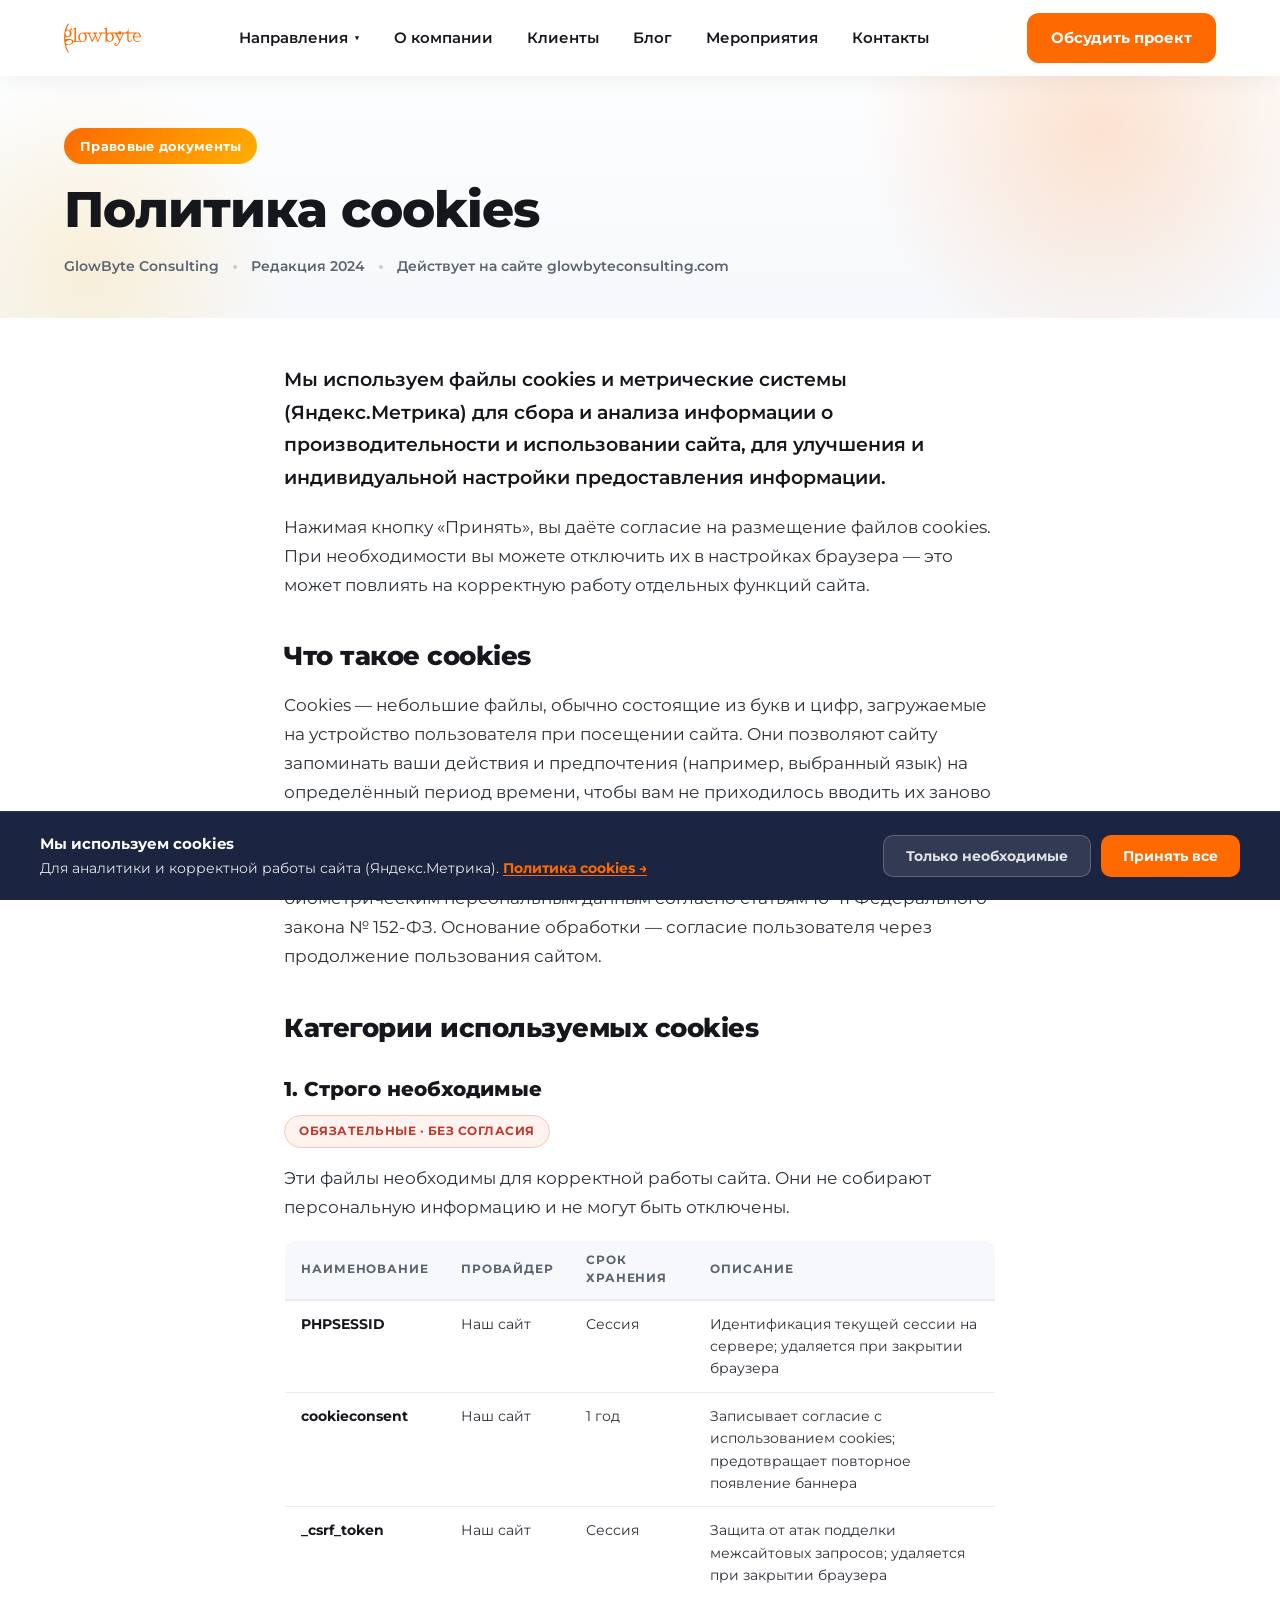
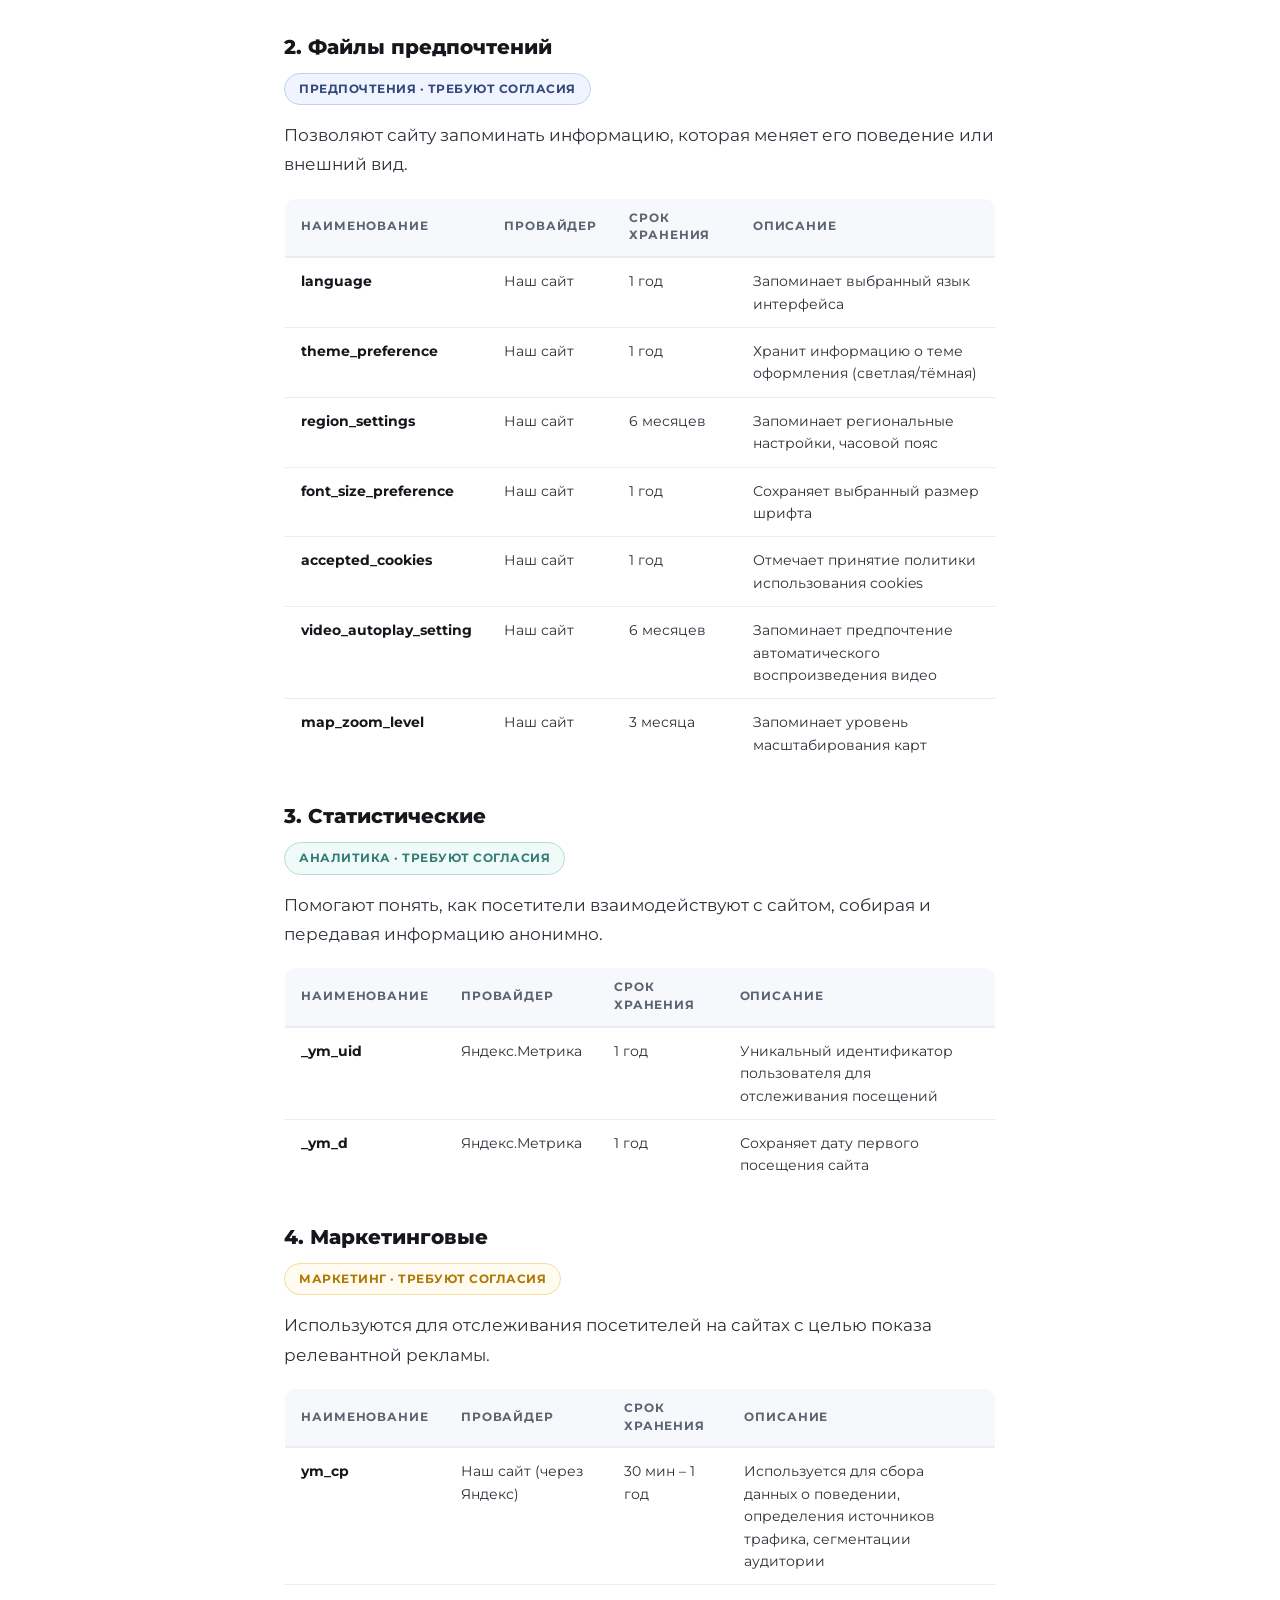
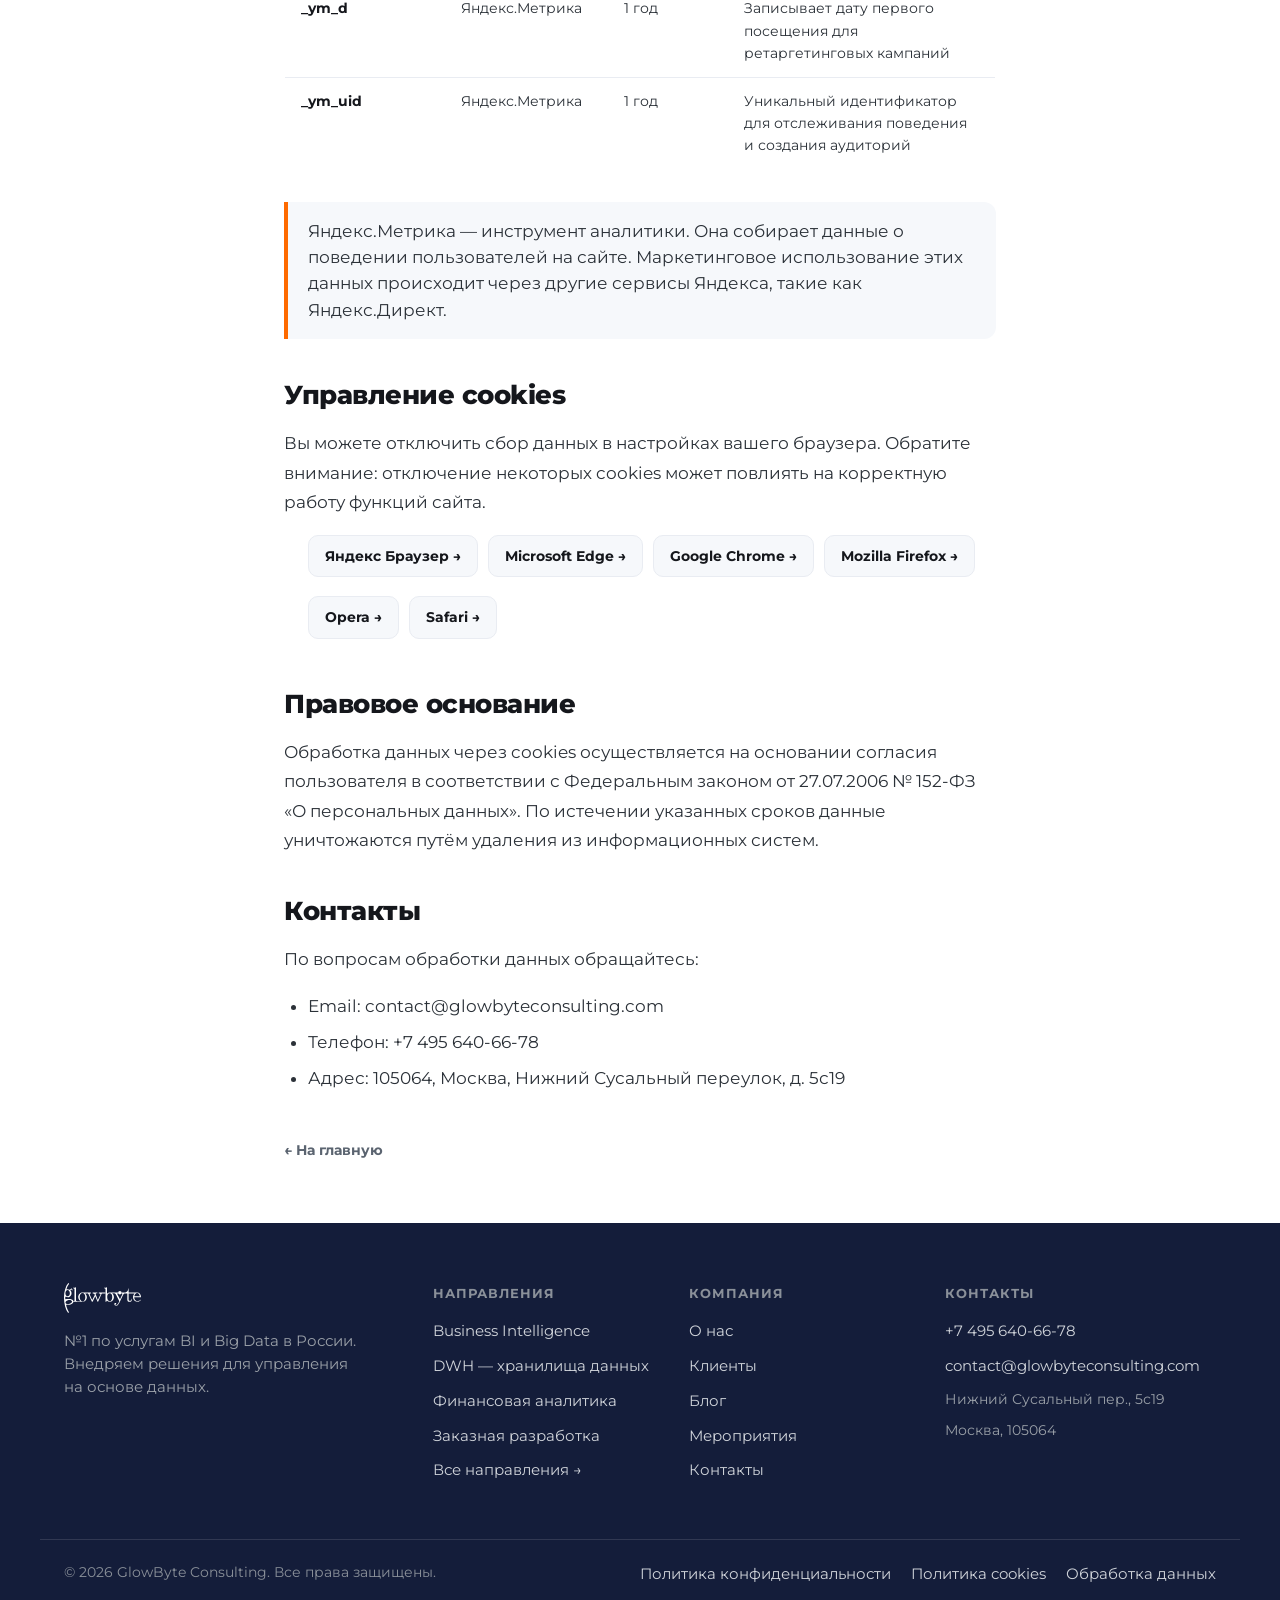
<file: cookies.html>
<!DOCTYPE html>
<html lang="ru">
<head>
<meta charset="UTF-8">
<meta name="viewport" content="width=device-width, initial-scale=1.0">
<title>Политика cookies — GlowByte</title>
<meta name="description" content="Политика использования файлов cookies на сайте GlowByte Consulting.">
<link rel="preconnect" href="https://fonts.googleapis.com">
<link rel="preconnect" href="https://fonts.gstatic.com" crossorigin>
<link href="https://fonts.googleapis.com/css2?family=Montserrat:wght@400;500;600;700;800;900&display=swap" rel="stylesheet">
<link rel="stylesheet" href="assets/site.css?v=2">
<style>
.legal-table{width:100%;border-collapse:collapse;margin:18px 0 32px;font-size:14px;overflow:hidden;border-radius:12px;border:1px solid var(--line)}
.legal-table th{background:var(--bg-soft);font-weight:700;font-size:11.5px;letter-spacing:.9px;text-transform:uppercase;color:var(--gray);padding:11px 16px;text-align:left;border-bottom:2px solid var(--line)}
.legal-table td{padding:12px 16px;border-bottom:1px solid var(--line);vertical-align:top;color:#2b3138;line-height:1.6;font-size:14px}
.legal-table tr:last-child td{border-bottom:none}
.legal-table tr:hover td{background:#fafbfc}
.legal-table td:first-child{font-weight:700;color:var(--black);white-space:nowrap}
.cat-badge{display:inline-flex;align-items:center;gap:7px;font-weight:700;font-size:12px;letter-spacing:.5px;text-transform:uppercase;padding:6px 14px;border-radius:30px;margin-bottom:16px}
.cat-badge.required{background:#fff3f0;color:#c0392b;border:1px solid #fac5bb}
.cat-badge.pref{background:#f0f4ff;color:#32487D;border:1px solid #c5d0f0}
.cat-badge.stat{background:#f0faf8;color:#337D76;border:1px solid #b5ddd8}
.cat-badge.mkt{background:#fffbf0;color:#b07800;border:1px solid #f0dfa0}
.browser-list{display:flex;flex-wrap:wrap;gap:10px;margin:16px 0 28px;list-style:none}
.browser-list li a{display:inline-flex;align-items:center;gap:6px;background:var(--bg-soft);border:1px solid var(--line);border-radius:10px;padding:9px 16px;font-weight:700;font-size:14px;color:var(--black);transition:border-color .15s,color .15s}
.browser-list li a:hover{border-color:var(--orange);color:var(--orange)}
</style>
</head>
<body>

<!-- ===== Header ===== -->
<header id="hdr">
  <div class="wrap nav">
    <a href="index.html" class="logo" aria-label="GlowByte">
      <img class="l-white" src="assets/logo-white.svg" alt="GlowByte">
      <img class="l-orange" src="assets/logo-orange.svg" alt="GlowByte">
    </a>
    <nav class="menu">
      <div class="has-mega">
        <span>Направления <span class="chev">▼</span></span>
        <div class="mega">
          <div class="mega-head"><h4>17 практик · BI и Big Data</h4><a href="index.html#directions">Все направления →</a></div>
          <div class="mega-grid" id="megaGrid"></div>
        </div>
      </div>
      <a href="index.html#why">О компании</a>
      <a href="index.html#clients">Клиенты</a>
      <a href="blog.html">Блог</a>
      <a href="events.html">Мероприятия</a>
      <a href="contacts.html">Контакты</a>
    </nav>
    <div class="nav-right">
      <a href="index.html#cta" class="btn btn-primary" style="padding:11px 22px;font-size:15px">Обсудить проект</a>
      <button class="burger" id="burger">☰</button>
    </div>
  </div>
</header>

<!-- ===== Hero ===== -->
<section class="article-hero">
  <div class="wrap">
    <span class="art-cat">Правовые документы</span>
    <h1>Политика cookies</h1>
    <div class="art-meta">
      <span>GlowByte Consulting</span>
      <span class="sep"></span>
      <span>Редакция 2024</span>
      <span class="sep"></span>
      <span>Действует на сайте glowbyteconsulting.com</span>
    </div>
  </div>
</section>

<!-- ===== Контент ===== -->
<article class="article">

  <p class="lead-p">Мы используем файлы cookies и метрические системы (Яндекс.Метрика) для сбора и анализа информации о производительности и использовании сайта, для улучшения и индивидуальной настройки предоставления информации.</p>

  <p>Нажимая кнопку «Принять», вы даёте согласие на размещение файлов cookies. При необходимости вы можете отключить их в настройках браузера — это может повлиять на корректную работу отдельных функций сайта.</p>

  <h2>Что такое cookies</h2>

  <p>Cookies — небольшие файлы, обычно состоящие из букв и цифр, загружаемые на устройство пользователя при посещении сайта. Они позволяют сайту запоминать ваши действия и предпочтения (например, выбранный язык) на определённый период времени, чтобы вам не приходилось вводить их заново при каждом посещении.</p>

  <p>Собираемые данные не относятся к специальным категориям или биометрическим персональным данным согласно статьям 10–11 Федерального закона № 152-ФЗ. Основание обработки — согласие пользователя через продолжение пользования сайтом.</p>

  <h2>Категории используемых cookies</h2>

  <h3>1. Строго необходимые</h3>
  <div class="cat-badge required">Обязательные · без согласия</div>
  <p>Эти файлы необходимы для корректной работы сайта. Они не собирают персональную информацию и не могут быть отключены.</p>

  <table class="legal-table">
    <thead>
      <tr><th>Наименование</th><th>Провайдер</th><th>Срок хранения</th><th>Описание</th></tr>
    </thead>
    <tbody>
      <tr><td>PHPSESSID</td><td>Наш сайт</td><td>Сессия</td><td>Идентификация текущей сессии на сервере; удаляется при закрытии браузера</td></tr>
      <tr><td>cookieconsent</td><td>Наш сайт</td><td>1 год</td><td>Записывает согласие с использованием cookies; предотвращает повторное появление баннера</td></tr>
      <tr><td>_csrf_token</td><td>Наш сайт</td><td>Сессия</td><td>Защита от атак подделки межсайтовых запросов; удаляется при закрытии браузера</td></tr>
    </tbody>
  </table>

  <h3>2. Файлы предпочтений</h3>
  <div class="cat-badge pref">Предпочтения · требуют согласия</div>
  <p>Позволяют сайту запоминать информацию, которая меняет его поведение или внешний вид.</p>

  <table class="legal-table">
    <thead>
      <tr><th>Наименование</th><th>Провайдер</th><th>Срок хранения</th><th>Описание</th></tr>
    </thead>
    <tbody>
      <tr><td>language</td><td>Наш сайт</td><td>1 год</td><td>Запоминает выбранный язык интерфейса</td></tr>
      <tr><td>theme_preference</td><td>Наш сайт</td><td>1 год</td><td>Хранит информацию о теме оформления (светлая/тёмная)</td></tr>
      <tr><td>region_settings</td><td>Наш сайт</td><td>6 месяцев</td><td>Запоминает региональные настройки, часовой пояс</td></tr>
      <tr><td>font_size_preference</td><td>Наш сайт</td><td>1 год</td><td>Сохраняет выбранный размер шрифта</td></tr>
      <tr><td>accepted_cookies</td><td>Наш сайт</td><td>1 год</td><td>Отмечает принятие политики использования cookies</td></tr>
      <tr><td>video_autoplay_setting</td><td>Наш сайт</td><td>6 месяцев</td><td>Запоминает предпочтение автоматического воспроизведения видео</td></tr>
      <tr><td>map_zoom_level</td><td>Наш сайт</td><td>3 месяца</td><td>Запоминает уровень масштабирования карт</td></tr>
    </tbody>
  </table>

  <h3>3. Статистические</h3>
  <div class="cat-badge stat">Аналитика · требуют согласия</div>
  <p>Помогают понять, как посетители взаимодействуют с сайтом, собирая и передавая информацию анонимно.</p>

  <table class="legal-table">
    <thead>
      <tr><th>Наименование</th><th>Провайдер</th><th>Срок хранения</th><th>Описание</th></tr>
    </thead>
    <tbody>
      <tr><td>_ym_uid</td><td>Яндекс.Метрика</td><td>1 год</td><td>Уникальный идентификатор пользователя для отслеживания посещений</td></tr>
      <tr><td>_ym_d</td><td>Яндекс.Метрика</td><td>1 год</td><td>Сохраняет дату первого посещения сайта</td></tr>
    </tbody>
  </table>

  <h3>4. Маркетинговые</h3>
  <div class="cat-badge mkt">Маркетинг · требуют согласия</div>
  <p>Используются для отслеживания посетителей на сайтах с целью показа релевантной рекламы.</p>

  <table class="legal-table">
    <thead>
      <tr><th>Наименование</th><th>Провайдер</th><th>Срок хранения</th><th>Описание</th></tr>
    </thead>
    <tbody>
      <tr><td>ym_cp</td><td>Наш сайт (через Яндекс)</td><td>30 мин – 1 год</td><td>Используется для сбора данных о поведении, определения источников трафика, сегментации аудитории</td></tr>
      <tr><td>_ym_d</td><td>Яндекс.Метрика</td><td>1 год</td><td>Записывает дату первого посещения для ретаргетинговых кампаний</td></tr>
      <tr><td>_ym_uid</td><td>Яндекс.Метрика</td><td>1 год</td><td>Уникальный идентификатор для отслеживания поведения и создания аудиторий</td></tr>
    </tbody>
  </table>

  <blockquote>
    Яндекс.Метрика — инструмент аналитики. Она собирает данные о поведении пользователей на сайте. Маркетинговое использование этих данных происходит через другие сервисы Яндекса, такие как Яндекс.Директ.
  </blockquote>

  <h2>Управление cookies</h2>

  <p>Вы можете отключить сбор данных в настройках вашего браузера. Обратите внимание: отключение некоторых cookies может повлиять на корректную работу функций сайта.</p>

  <ul class="browser-list">
    <li><a href="https://browser.yandex.ru/help/personal-data-protection/cookies.html" target="_blank" rel="noopener">Яндекс Браузер →</a></li>
    <li><a href="https://support.microsoft.com/ru-ru/microsoft-edge/удаление-файлов-cookie-в-microsoft-edge-63947406-40ac-c3b8-57b9-2a946a29ae09" target="_blank" rel="noopener">Microsoft Edge →</a></li>
    <li><a href="https://support.google.com/chrome/answer/95647" target="_blank" rel="noopener">Google Chrome →</a></li>
    <li><a href="https://support.mozilla.org/ru/kb/udalenie-kukov-i-dannyh-sajtov-v-firefox" target="_blank" rel="noopener">Mozilla Firefox →</a></li>
    <li><a href="https://help.opera.com/ru/latest/web-preferences/#cookies" target="_blank" rel="noopener">Opera →</a></li>
    <li><a href="https://support.apple.com/ru-ru/guide/safari/sfri11471/mac" target="_blank" rel="noopener">Safari →</a></li>
  </ul>

  <h2>Правовое основание</h2>

  <p>Обработка данных через cookies осуществляется на основании согласия пользователя в соответствии с Федеральным законом от 27.07.2006 № 152-ФЗ «О персональных данных». По истечении указанных сроков данные уничтожаются путём удаления из информационных систем.</p>

  <h2>Контакты</h2>

  <p>По вопросам обработки данных обращайтесь:</p>
  <ul>
    <li>Email: <a href="mailto:contact@glowbyteconsulting.com">contact@glowbyteconsulting.com</a></li>
    <li>Телефон: <a href="tel:+74956406678">+7 495 640-66-78</a></li>
    <li>Адрес: 105064, Москва, Нижний Сусальный переулок, д. 5с19</li>
  </ul>

</article>

<div class="art-back"><a href="index.html">← На главную</a></div>

<div style="height:60px"></div>

<!-- ===== Footer ===== -->
<footer>
  <div class="wrap fg">
    <div>
      <img src="assets/logo-white.svg" alt="GlowByte" style="height:30px;width:auto;display:block">
      <p style="color:#9aa0a8;margin-top:16px;max-width:300px;font-size:15px">№1 по услугам BI и Big Data в России. Внедряем решения для управления на основе данных.</p>
    </div>
    <div>
      <h5>Направления</h5>
      <ul>
        <li><a href="business-intelligence.html">Business Intelligence</a></li>
        <li><a href="dwh.html">DWH — хранилища данных</a></li>
        <li><a href="finansovaya-analitika.html">Финансовая аналитика</a></li>
        <li><a href="zakaznaya-razrabotka.html">Заказная разработка</a></li>
        <li><a href="index.html#directions">Все направления →</a></li>
      </ul>
    </div>
    <div>
      <h5>Компания</h5>
      <ul>
        <li><a href="index.html#why">О нас</a></li>
        <li><a href="index.html#clients">Клиенты</a></li>
        <li><a href="blog.html">Блог</a></li>
        <li><a href="events.html">Мероприятия</a></li>
        <li><a href="contacts.html">Контакты</a></li>
      </ul>
    </div>
    <div>
      <h5>Контакты</h5>
      <ul>
        <li><a href="tel:+74956406678">+7 495 640-66-78</a></li>
        <li><a href="mailto:contact@glowbyteconsulting.com">contact@glowbyteconsulting.com</a></li>
        <li style="color:#9aa0a8;font-size:14px;margin-top:4px">Нижний Сусальный пер., 5с19</li>
        <li style="color:#9aa0a8;font-size:14px">Москва, 105064</li>
      </ul>
    </div>
  </div>
  <div class="wrap fb">
    <span>© 2026 GlowByte Consulting. Все права защищены.</span>
    <div style="display:flex;gap:20px;flex-wrap:wrap">
      <a href="policy.html">Политика конфиденциальности</a>
      <a href="cookies.html">Политика cookies</a>
      <a href="data-policy.html">Обработка данных</a>
    </div>
  </div>
</footer>

<script src="assets/site.js?v=3"></script>
</body>
</html>
</file>
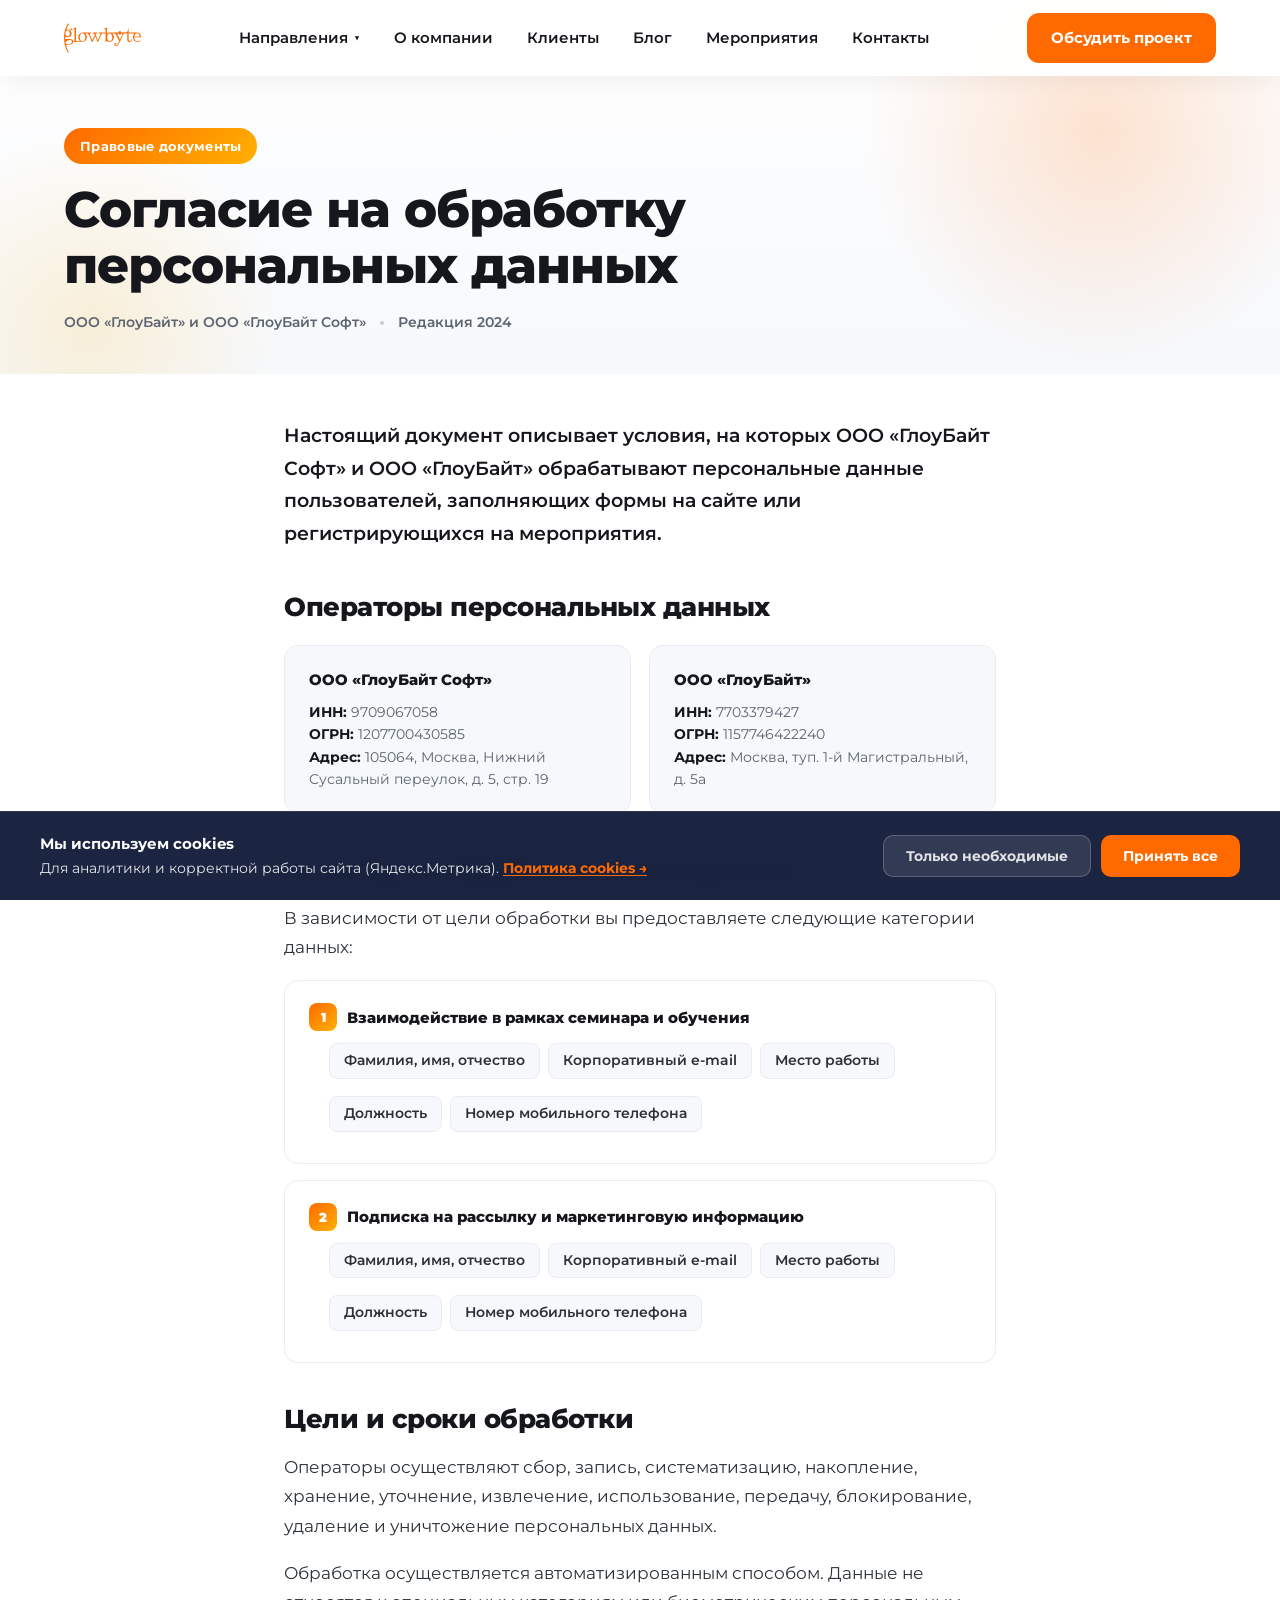
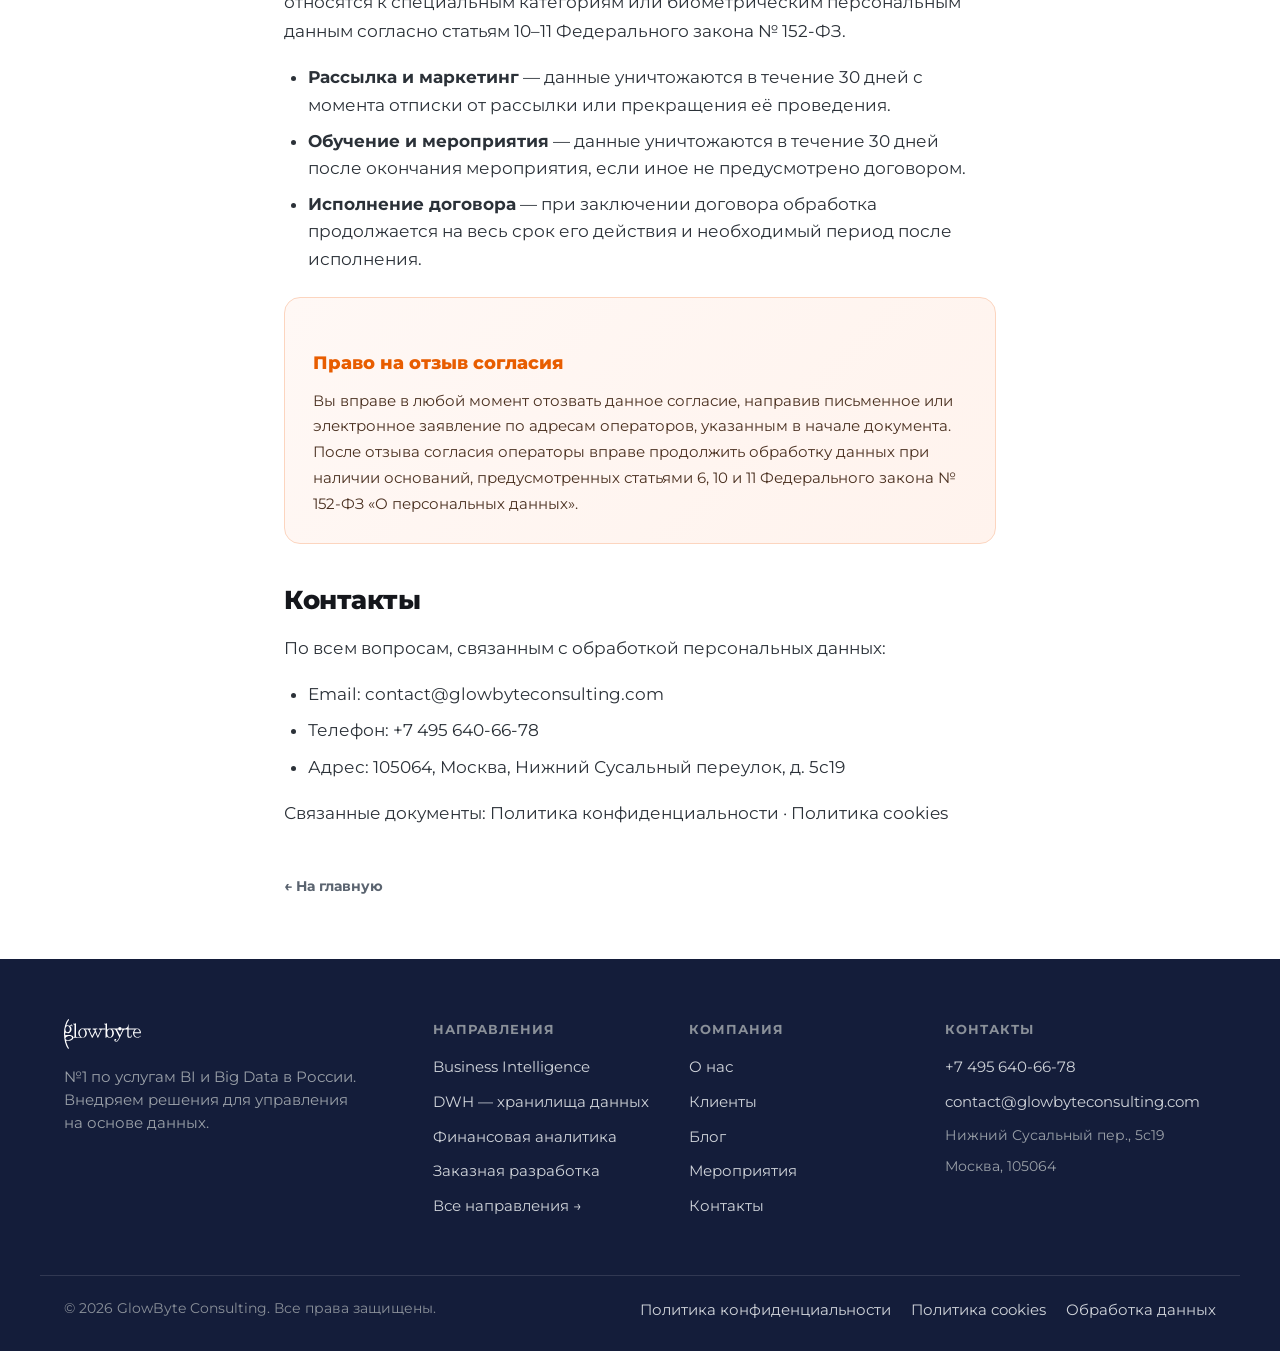
<file: data-policy.html>
<!DOCTYPE html>
<html lang="ru">
<head>
<meta charset="UTF-8">
<meta name="viewport" content="width=device-width, initial-scale=1.0">
<title>Согласие на обработку персональных данных — GlowByte</title>
<meta name="description" content="Согласие на обработку персональных данных GlowByte Consulting — условия, цели, сроки и порядок отзыва.">
<link rel="preconnect" href="https://fonts.googleapis.com">
<link rel="preconnect" href="https://fonts.gstatic.com" crossorigin>
<link href="https://fonts.googleapis.com/css2?family=Montserrat:wght@400;500;600;700;800;900&display=swap" rel="stylesheet">
<link rel="stylesheet" href="assets/site.css?v=2">
<style>
.operator-cards{display:grid;grid-template-columns:1fr 1fr;gap:18px;margin:18px 0 32px}
.op-card{background:var(--bg-soft);border:1px solid var(--line);border-radius:14px;padding:22px 24px}
.op-card h4{font-size:15px;font-weight:800;margin-bottom:10px}
.op-card p{font-size:14px;color:var(--gray);margin:0;line-height:1.6}
.op-card strong{color:var(--black)}
.data-cat{background:#fff;border:1px solid var(--line);border-radius:14px;padding:22px 24px;margin-bottom:16px}
.data-cat h4{font-size:15px;font-weight:800;margin-bottom:12px;display:flex;align-items:center;gap:10px}
.data-cat h4 .dc-num{width:28px;height:28px;border-radius:8px;background:linear-gradient(140deg,#FE6A00,#FFB000);color:#fff;font-size:13px;font-weight:900;display:grid;place-items:center;flex:0 0 auto}
.data-cat ul{list-style:none;margin:0;display:flex;flex-wrap:wrap;gap:8px}
.data-cat li{background:var(--bg-soft);border:1px solid var(--line);border-radius:8px;padding:6px 14px;font-size:13.5px;font-weight:600}
.withdraw-box{background:linear-gradient(135deg,#fff8f5,#fff3ed);border:1px solid #fcd5bf;border-radius:16px;padding:26px 28px;margin:24px 0}
.withdraw-box h3{font-size:18px;font-weight:800;margin-bottom:10px;color:var(--orange-deep)}
.withdraw-box p{font-size:15px;color:#4a3020;margin-bottom:0}
@media(max-width:600px){.operator-cards{grid-template-columns:1fr}}
</style>
</head>
<body>

<!-- ===== Header ===== -->
<header id="hdr">
  <div class="wrap nav">
    <a href="index.html" class="logo" aria-label="GlowByte">
      <img class="l-white" src="assets/logo-white.svg" alt="GlowByte">
      <img class="l-orange" src="assets/logo-orange.svg" alt="GlowByte">
    </a>
    <nav class="menu">
      <div class="has-mega">
        <span>Направления <span class="chev">▼</span></span>
        <div class="mega">
          <div class="mega-head"><h4>17 практик · BI и Big Data</h4><a href="index.html#directions">Все направления →</a></div>
          <div class="mega-grid" id="megaGrid"></div>
        </div>
      </div>
      <a href="index.html#why">О компании</a>
      <a href="index.html#clients">Клиенты</a>
      <a href="blog.html">Блог</a>
      <a href="events.html">Мероприятия</a>
      <a href="contacts.html">Контакты</a>
    </nav>
    <div class="nav-right">
      <a href="index.html#cta" class="btn btn-primary" style="padding:11px 22px;font-size:15px">Обсудить проект</a>
      <button class="burger" id="burger">☰</button>
    </div>
  </div>
</header>

<!-- ===== Hero ===== -->
<section class="article-hero">
  <div class="wrap">
    <span class="art-cat">Правовые документы</span>
    <h1>Согласие на обработку персональных данных</h1>
    <div class="art-meta">
      <span>ООО «ГлоуБайт» и ООО «ГлоуБайт Софт»</span>
      <span class="sep"></span>
      <span>Редакция 2024</span>
    </div>
  </div>
</section>

<!-- ===== Контент ===== -->
<article class="article">

  <p class="lead-p">Настоящий документ описывает условия, на которых ООО «ГлоуБайт Софт» и ООО «ГлоуБайт» обрабатывают персональные данные пользователей, заполняющих формы на сайте или регистрирующихся на мероприятия.</p>

  <h2>Операторы персональных данных</h2>

  <div class="operator-cards">
    <div class="op-card">
      <h4>ООО «ГлоуБайт Софт»</h4>
      <p><strong>ИНН:</strong> 9709067058<br>
         <strong>ОГРН:</strong> 1207700430585<br>
         <strong>Адрес:</strong> 105064, Москва, Нижний Сусальный переулок, д. 5, стр. 19</p>
    </div>
    <div class="op-card">
      <h4>ООО «ГлоуБайт»</h4>
      <p><strong>ИНН:</strong> 7703379427<br>
         <strong>ОГРН:</strong> 1157746422240<br>
         <strong>Адрес:</strong> Москва, туп. 1-й Магистральный, д. 5а</p>
    </div>
  </div>

  <h2>Категории обрабатываемых данных</h2>

  <p>В зависимости от цели обработки вы предоставляете следующие категории данных:</p>

  <div class="data-cat">
    <h4><span class="dc-num">1</span>Взаимодействие в рамках семинара и обучения</h4>
    <ul>
      <li>Фамилия, имя, отчество</li>
      <li>Корпоративный e-mail</li>
      <li>Место работы</li>
      <li>Должность</li>
      <li>Номер мобильного телефона</li>
    </ul>
  </div>

  <div class="data-cat">
    <h4><span class="dc-num">2</span>Подписка на рассылку и маркетинговую информацию</h4>
    <ul>
      <li>Фамилия, имя, отчество</li>
      <li>Корпоративный e-mail</li>
      <li>Место работы</li>
      <li>Должность</li>
      <li>Номер мобильного телефона</li>
    </ul>
  </div>

  <h2>Цели и сроки обработки</h2>

  <p>Операторы осуществляют сбор, запись, систематизацию, накопление, хранение, уточнение, извлечение, использование, передачу, блокирование, удаление и уничтожение персональных данных.</p>

  <p>Обработка осуществляется автоматизированным способом. Данные не относятся к специальным категориям или биометрическим персональным данным согласно статьям 10–11 Федерального закона № 152-ФЗ.</p>

  <ul>
    <li><strong>Рассылка и маркетинг</strong> — данные уничтожаются в течение 30 дней с момента отписки от рассылки или прекращения её проведения.</li>
    <li><strong>Обучение и мероприятия</strong> — данные уничтожаются в течение 30 дней после окончания мероприятия, если иное не предусмотрено договором.</li>
    <li><strong>Исполнение договора</strong> — при заключении договора обработка продолжается на весь срок его действия и необходимый период после исполнения.</li>
  </ul>

  <div class="withdraw-box">
    <h3>Право на отзыв согласия</h3>
    <p>Вы вправе в любой момент отозвать данное согласие, направив письменное или электронное заявление по адресам операторов, указанным в начале документа. После отзыва согласия операторы вправе продолжить обработку данных при наличии оснований, предусмотренных статьями 6, 10 и 11 Федерального закона № 152-ФЗ «О персональных данных».</p>
  </div>

  <h2>Контакты</h2>

  <p>По всем вопросам, связанным с обработкой персональных данных:</p>
  <ul>
    <li>Email: <a href="mailto:contact@glowbyteconsulting.com">contact@glowbyteconsulting.com</a></li>
    <li>Телефон: <a href="tel:+74956406678">+7 495 640-66-78</a></li>
    <li>Адрес: 105064, Москва, Нижний Сусальный переулок, д. 5с19</li>
  </ul>

  <p>Связанные документы: <a href="policy.html">Политика конфиденциальности</a> · <a href="cookies.html">Политика cookies</a></p>

</article>

<div class="art-back"><a href="index.html">← На главную</a></div>

<div style="height:60px"></div>

<!-- ===== Footer ===== -->
<footer>
  <div class="wrap fg">
    <div>
      <img src="assets/logo-white.svg" alt="GlowByte" style="height:30px;width:auto;display:block">
      <p style="color:#9aa0a8;margin-top:16px;max-width:300px;font-size:15px">№1 по услугам BI и Big Data в России. Внедряем решения для управления на основе данных.</p>
    </div>
    <div>
      <h5>Направления</h5>
      <ul>
        <li><a href="business-intelligence.html">Business Intelligence</a></li>
        <li><a href="dwh.html">DWH — хранилища данных</a></li>
        <li><a href="finansovaya-analitika.html">Финансовая аналитика</a></li>
        <li><a href="zakaznaya-razrabotka.html">Заказная разработка</a></li>
        <li><a href="index.html#directions">Все направления →</a></li>
      </ul>
    </div>
    <div>
      <h5>Компания</h5>
      <ul>
        <li><a href="index.html#why">О нас</a></li>
        <li><a href="index.html#clients">Клиенты</a></li>
        <li><a href="blog.html">Блог</a></li>
        <li><a href="events.html">Мероприятия</a></li>
        <li><a href="contacts.html">Контакты</a></li>
      </ul>
    </div>
    <div>
      <h5>Контакты</h5>
      <ul>
        <li><a href="tel:+74956406678">+7 495 640-66-78</a></li>
        <li><a href="mailto:contact@glowbyteconsulting.com">contact@glowbyteconsulting.com</a></li>
        <li style="color:#9aa0a8;font-size:14px;margin-top:4px">Нижний Сусальный пер., 5с19</li>
        <li style="color:#9aa0a8;font-size:14px">Москва, 105064</li>
      </ul>
    </div>
  </div>
  <div class="wrap fb">
    <span>© 2026 GlowByte Consulting. Все права защищены.</span>
    <div style="display:flex;gap:20px;flex-wrap:wrap">
      <a href="policy.html">Политика конфиденциальности</a>
      <a href="cookies.html">Политика cookies</a>
      <a href="data-policy.html">Обработка данных</a>
    </div>
  </div>
</footer>

<script src="assets/site.js?v=3"></script>
</body>
</html>
</file>
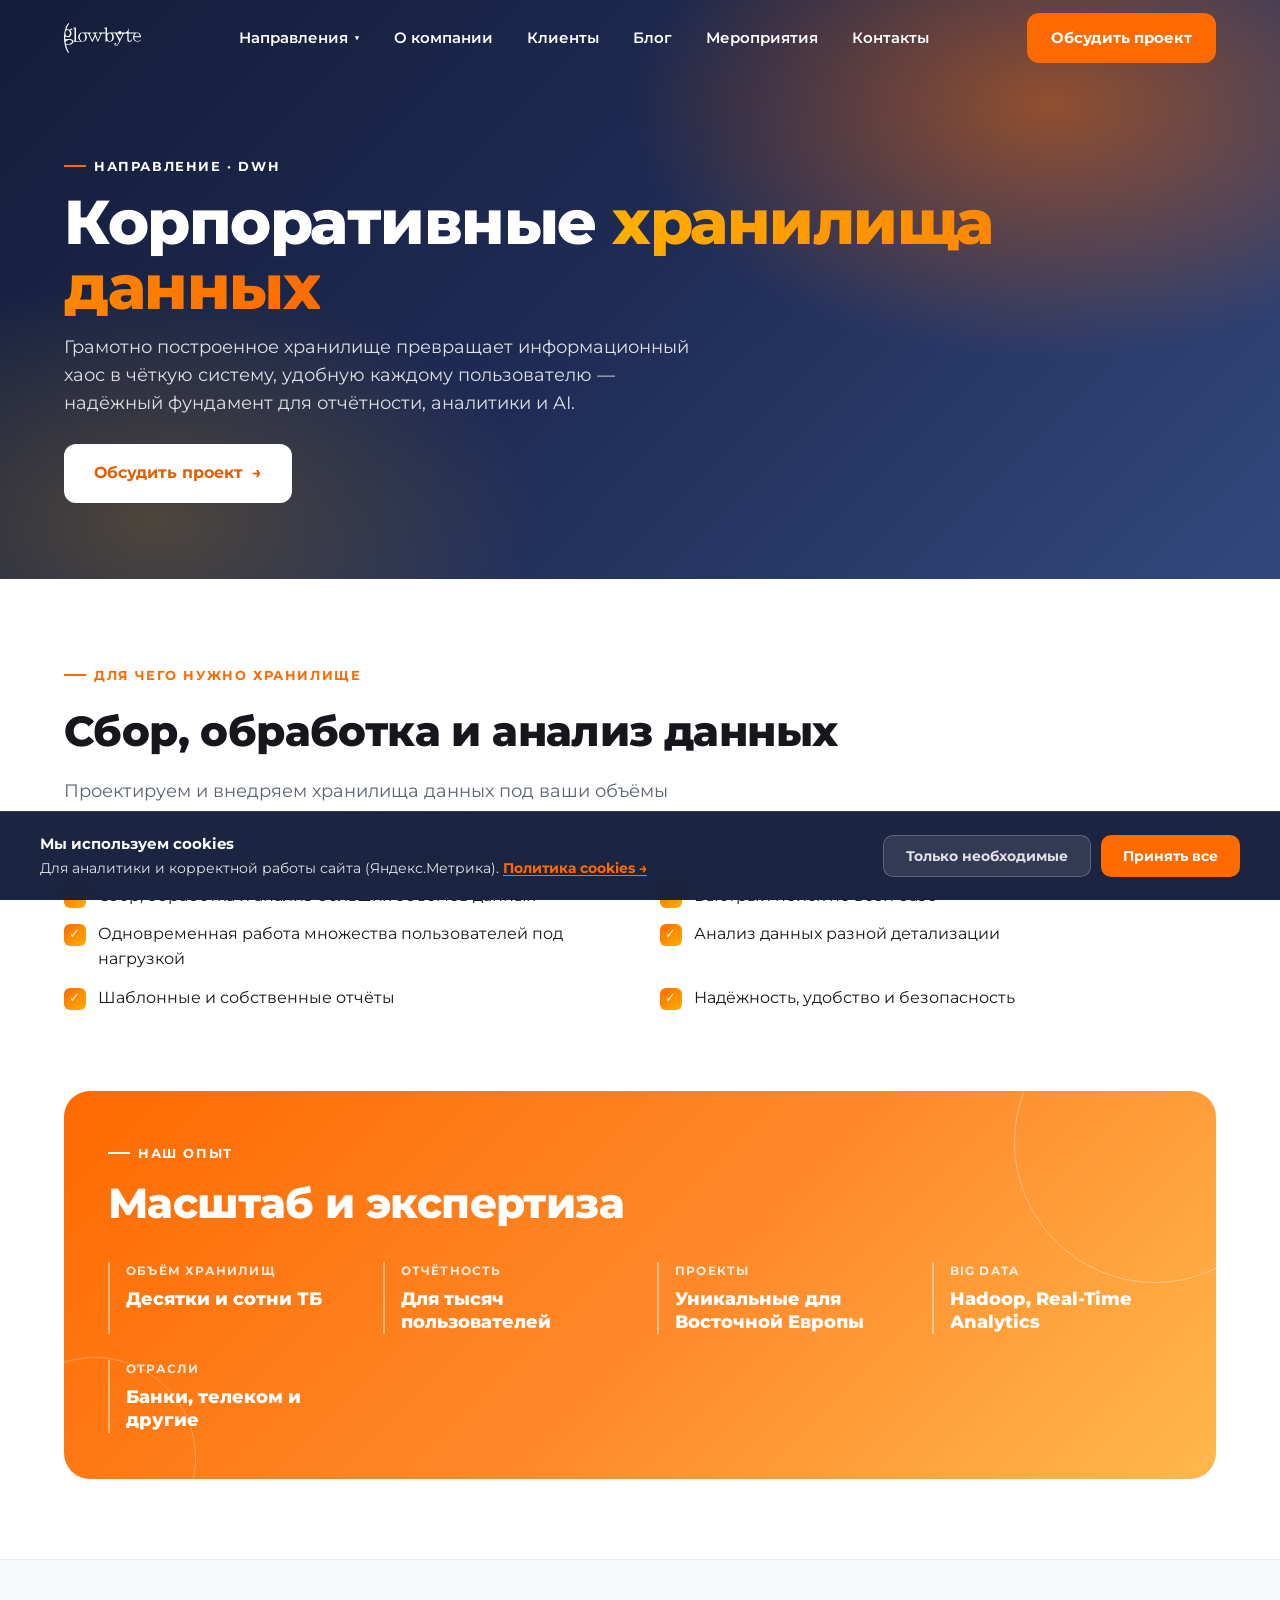
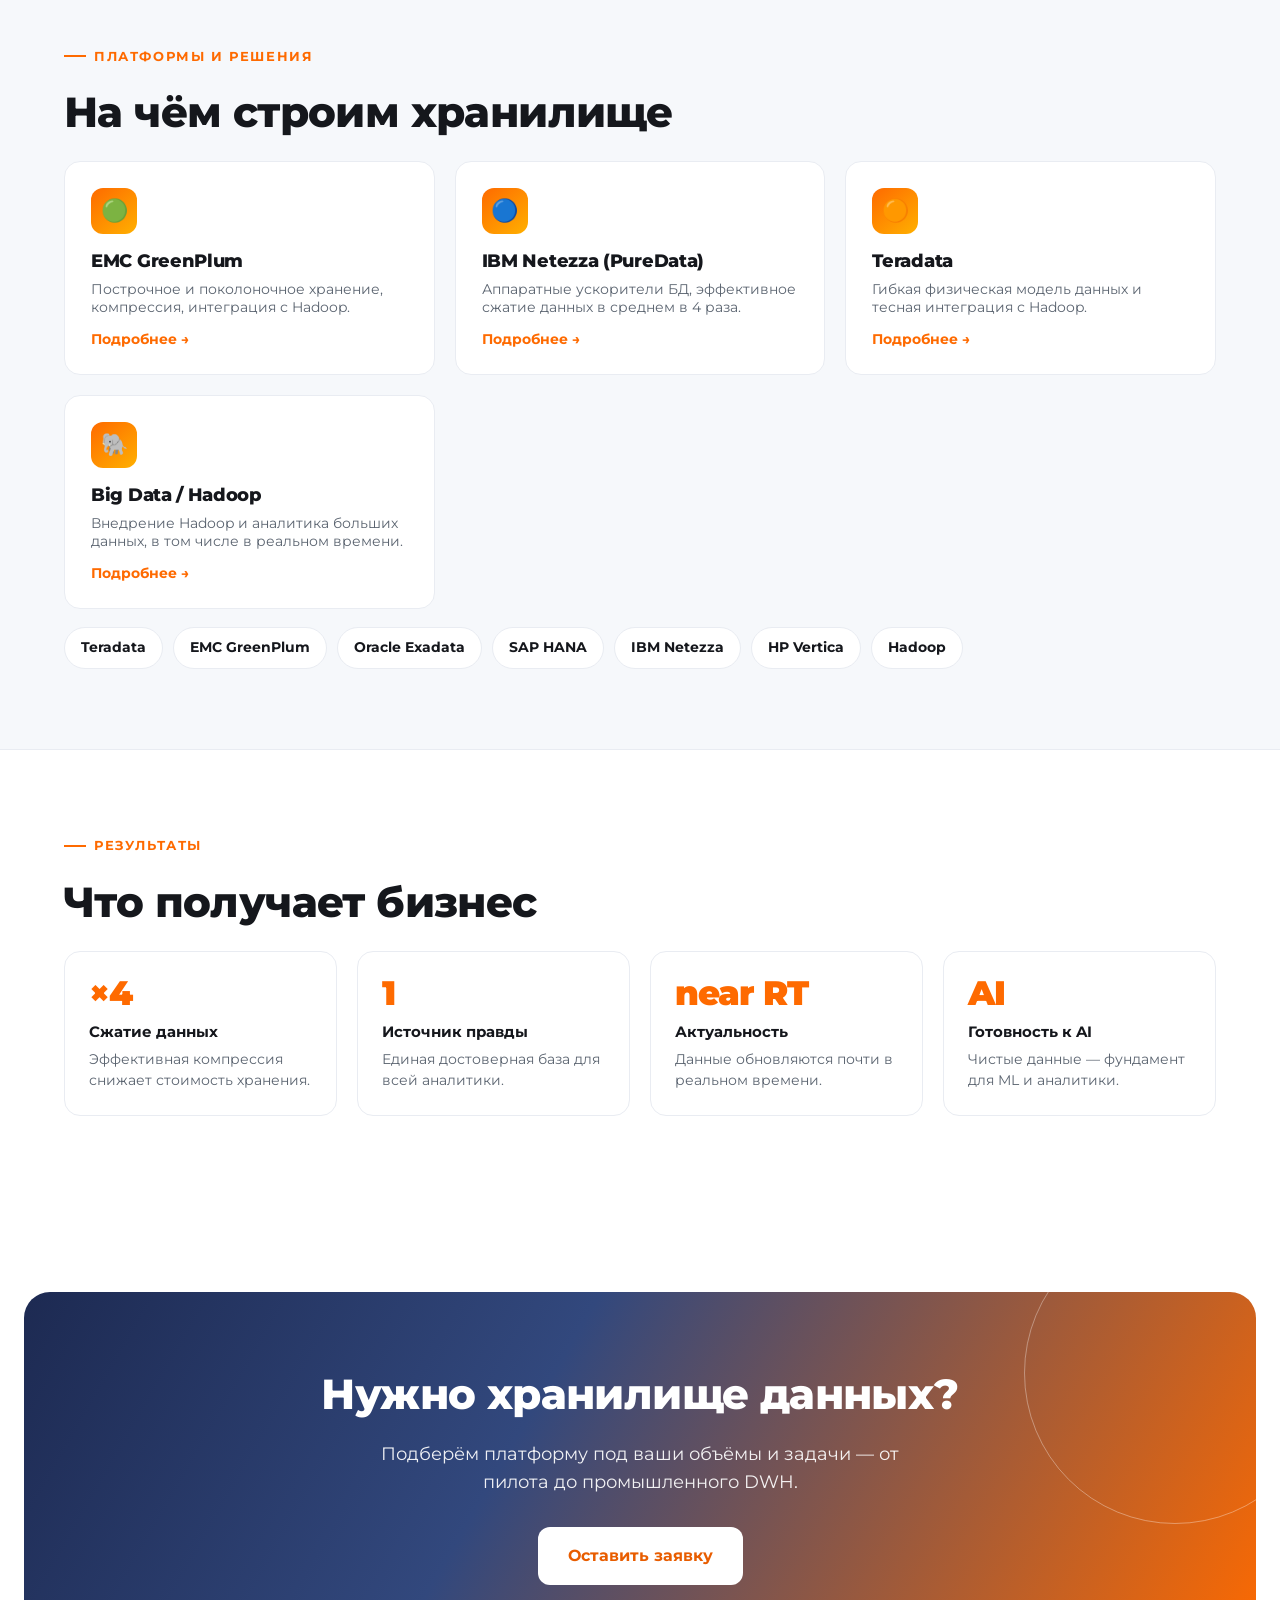
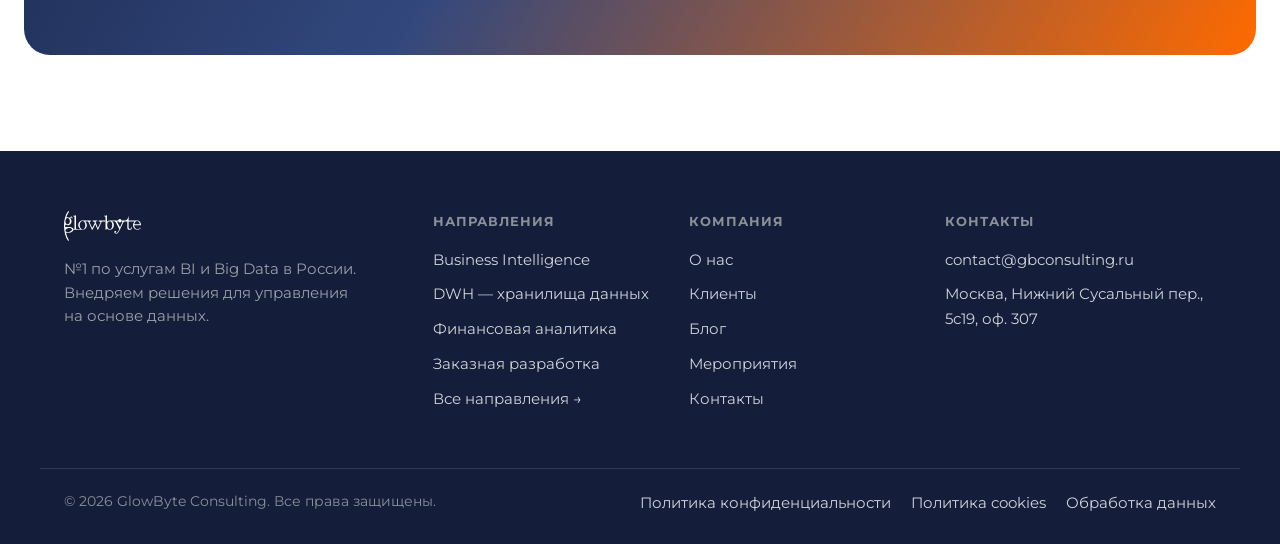
<file: dwh.html>
<!DOCTYPE html>
<html lang="ru">
<head>
<meta charset="UTF-8">
<meta name="viewport" content="width=device-width, initial-scale=1.0">
<title>Корпоративные хранилища данных (DWH) — GlowByte</title>
<meta name="description" content="Корпоративные хранилища данных от GlowByte: сбор, обработка и анализ больших объёмов данных на Teradata, GreenPlum, Netezza, Vertica, Hadoop.">
<link rel="preconnect" href="https://fonts.googleapis.com">
<link rel="preconnect" href="https://fonts.gstatic.com" crossorigin>
<link href="https://fonts.googleapis.com/css2?family=Montserrat:wght@400;500;600;700;800;900&display=swap" rel="stylesheet">
<link rel="stylesheet" href="assets/site.css?v=2">
</head>
<body>

<!-- ===== Header ===== -->
<header id="hdr">
  <div class="wrap nav">
    <a href="index.html" class="logo" aria-label="GlowByte">
      <img class="l-white" src="assets/logo-white.svg" alt="GlowByte">
      <img class="l-orange" src="assets/logo-orange.svg" alt="GlowByte">
    </a>
    <nav class="menu">
      <div class="has-mega">
        <span>Направления <span class="chev">▼</span></span>
        <div class="mega">
          <div class="mega-head"><h4>17 практик · BI и Big Data</h4><a href="index.html#directions">Все направления →</a></div>
          <div class="mega-grid" id="megaGrid"></div>
        </div>
      </div>
      <a href="index.html#why">О компании</a>
      <a href="index.html#clients">Клиенты</a>
      <a href="blog.html">Блог</a>
      <a href="events.html">Мероприятия</a>
      <a href="contacts.html">Контакты</a>
    </nav>
    <div class="nav-right">
      <a href="index.html#cta" class="btn btn-primary" style="padding:11px 22px;font-size:15px">Обсудить проект</a>
      <button class="burger" id="burger">☰</button>
    </div>
  </div>
</header>

<!-- ===== Page hero ===== -->
<section class="page-hero">
  <div class="wrap">
    <div class="eyebrow" style="color:#fff">Направление · DWH</div>
    <h1>Корпоративные <span class="ac">хранилища данных</span></h1>
    <p class="lead">Грамотно построенное хранилище превращает информационный хаос в чёткую систему, удобную каждому пользователю — надёжный фундамент для отчётности, аналитики и&nbsp;AI.</p>
    <div style="margin-top:26px"><a href="index.html#cta" class="btn btn-white">Обсудить проект <span class="ar">→</span></a></div>
  </div>
</section>

<!-- ===== О направлении ===== -->
<section class="dir-sec">
  <div class="wrap reveal">
    <span class="eyebrow">Для чего нужно хранилище</span>
    <h2>Сбор, обработка и анализ данных</h2>
    <p class="lead">Проектируем и внедряем хранилища данных под ваши объёмы и задачи — от классического DWH до Big Data. Инструмент подбираем под задачу и пожелания заказчика.</p>
    <ul class="checklist two">
      <li>Сбор, обработка и анализ больших объёмов данных</li>
      <li>Быстрый поиск по всей базе</li>
      <li>Одновременная работа множества пользователей под нагрузкой</li>
      <li>Анализ данных разной детализации</li>
      <li>Шаблонные и собственные отчёты</li>
      <li>Надёжность, удобство и безопасность</li>
    </ul>
  </div>
</section>

<!-- ===== Оранжевый блок фактов ===== -->
<section class="dir-sec" style="padding-top:0">
  <div class="wrap reveal">
    <div class="facts">
      <span class="eyebrow">Наш опыт</span>
      <h2>Масштаб и экспертиза</h2>
      <div class="facts-grid">
        <div class="fact"><div class="fl">Объём хранилищ</div><div class="fv">Десятки и сотни ТБ</div></div>
        <div class="fact"><div class="fl">Отчётность</div><div class="fv">Для тысяч пользователей</div></div>
        <div class="fact"><div class="fl">Проекты</div><div class="fv">Уникальные для Восточной Европы</div></div>
        <div class="fact"><div class="fl">Big Data</div><div class="fv">Hadoop, Real-Time Analytics</div></div>
        <div class="fact"><div class="fl">Отрасли</div><div class="fv">Банки, телеком и другие</div></div>
      </div>
    </div>
  </div>
</section>

<!-- ===== Платформы / решения (pop-up) ===== -->
<section class="dir-sec alt">
  <div class="wrap reveal">
    <span class="eyebrow">Платформы и решения</span>
    <h2>На чём строим хранилище</h2>
    <div class="sol-grid">
      <button class="sol-card" data-modal-open="m-dwh-1">
        <div class="sc-ico">🟢</div>
        <h3>EMC GreenPlum</h3>
        <p>Построчное и поколоночное хранение, компрессия, интеграция с Hadoop.</p>
        <span class="sc-more">Подробнее →</span>
      </button>
      <button class="sol-card" data-modal-open="m-dwh-2">
        <div class="sc-ico">🔵</div>
        <h3>IBM Netezza (PureData)</h3>
        <p>Аппаратные ускорители БД, эффективное сжатие данных в среднем в 4 раза.</p>
        <span class="sc-more">Подробнее →</span>
      </button>
      <button class="sol-card" data-modal-open="m-dwh-3">
        <div class="sc-ico">🟠</div>
        <h3>Teradata</h3>
        <p>Гибкая физическая модель данных и тесная интеграция с Hadoop.</p>
        <span class="sc-more">Подробнее →</span>
      </button>
      <button class="sol-card" data-modal-open="m-dwh-4">
        <div class="sc-ico">🐘</div>
        <h3>Big Data / Hadoop</h3>
        <p>Внедрение Hadoop и аналитика больших данных, в том числе в реальном времени.</p>
        <span class="sc-more">Подробнее →</span>
      </button>
    </div>
    <div class="taglist">
      <span>Teradata</span><span>EMC&nbsp;GreenPlum</span><span>Oracle&nbsp;Exadata</span><span>SAP&nbsp;HANA</span>
      <span>IBM&nbsp;Netezza</span><span>HP&nbsp;Vertica</span><span>Hadoop</span>
    </div>
  </div>
</section>

<!-- ===== Результаты ===== -->
<section class="dir-sec">
  <div class="wrap reveal">
    <span class="eyebrow">Результаты</span>
    <h2>Что получает бизнес</h2>
    <div class="ben-grid">
      <div class="ben"><div class="bn">×4</div><h4>Сжатие данных</h4><p>Эффективная компрессия снижает стоимость хранения.</p></div>
      <div class="ben"><div class="bn">1</div><h4>Источник правды</h4><p>Единая достоверная база для всей аналитики.</p></div>
      <div class="ben"><div class="bn">near&nbsp;RT</div><h4>Актуальность</h4><p>Данные обновляются почти в реальном времени.</p></div>
      <div class="ben"><div class="bn">AI</div><h4>Готовность к AI</h4><p>Чистые данные — фундамент для ML и аналитики.</p></div>
    </div>
  </div>
</section>

<!-- ===== CTA ===== -->
<section>
  <div class="cta reveal">
    <h2>Нужно хранилище данных?</h2>
    <p>Подберём платформу под ваши объёмы и задачи — от пилота до промышленного DWH.</p>
    <a href="index.html#cta" class="btn btn-white">Оставить заявку</a>
  </div>
</section>

<!-- ===== Footer ===== -->
<footer id="contacts">
  <div class="wrap fg">
    <div>
      <img src="assets/logo-white.svg" alt="GlowByte" style="height:30px;width:auto;display:block">
      <p style="color:#9aa0a8;margin-top:16px;max-width:300px;font-size:15px">№1 по услугам BI и Big Data в России. Внедряем решения для управления на основе данных.</p>
    </div>
    <div>
      <h5>Направления</h5>
      <ul>
        <li><a href="business-intelligence.html">Business Intelligence</a></li>
        <li><a href="dwh.html">DWH — хранилища данных</a></li>
        <li><a href="finansovaya-analitika.html">Финансовая аналитика</a></li>
        <li><a href="zakaznaya-razrabotka.html">Заказная разработка</a></li>
        <li><a href="index.html#directions">Все направления →</a></li>
      </ul>
    </div>
    <div>
      <h5>Компания</h5>
      <ul>
        <li><a href="index.html#why">О нас</a></li>
        <li><a href="index.html#clients">Клиенты</a></li>
        <li><a href="blog.html">Блог</a></li>
        <li><a href="events.html">Мероприятия</a></li>
        <li><a href="index.html#cta">Контакты</a></li>
      </ul>
    </div>
    <div>
      <h5>Контакты</h5>
      <ul>
        <li><a href="mailto:contact@gbconsulting.ru">contact@gbconsulting.ru</a></li>
        <li><a href="#">Москва, Нижний Сусальный пер., 5с19, оф. 307</a></li>
      </ul>
    </div>
  </div>
  <div class="wrap fb"><span>© 2026 GlowByte Consulting. Все права защищены.</span><div style="display:flex;gap:20px;flex-wrap:wrap"><a href="policy.html">Политика конфиденциальности</a><a href="cookies.html">Политика cookies</a><a href="data-policy.html">Обработка данных</a></div></div>
</footer>

<!-- ===== Pop-up окна решений ===== -->
<div class="modal" id="m-dwh-1"><div class="modal-box">
  <button class="m-close" data-modal-close aria-label="Закрыть">×</button>
  <div class="m-ico">🟢</div>
  <h3>EMC GreenPlum</h3>
  <p>Поставляется как программно-аппаратный комплекс и как дистрибутив для собственного оборудования. Подходит для крупных аналитических хранилищ.</p>
  <ul>
    <li>Построчное и поколоночное хранение данных</li>
    <li>Алгоритмическая компрессия</li>
    <li>Greenplum HD тесно интегрирован с Hadoop</li>
  </ul>
  <a href="index.html#cta" class="btn btn-primary" data-modal-close>Обсудить <span class="ar">→</span></a>
</div></div>

<div class="modal" id="m-dwh-2"><div class="modal-box">
  <button class="m-close" data-modal-close aria-label="Закрыть">×</button>
  <div class="m-ico">🔵</div>
  <h3>IBM Netezza (IBM PureData)</h3>
  <p>Поставляется только как программно-аппаратный комплекс. Отличается аппаратным ускорением и высокой степенью сжатия данных.</p>
  <ul>
    <li>Ускорители БД на программируемых матрицах — усечение и проекция данных на уровне дисков</li>
    <li>Постоянное сжатие данных в среднем в 4 раза</li>
    <li>Возможность построения системы на технологии MapReduce</li>
  </ul>
  <a href="index.html#cta" class="btn btn-primary" data-modal-close>Обсудить <span class="ar">→</span></a>
</div></div>

<div class="modal" id="m-dwh-3"><div class="modal-box">
  <button class="m-close" data-modal-close aria-label="Закрыть">×</button>
  <div class="m-ico">🟠</div>
  <h3>Teradata</h3>
  <p>Поставляется только комплексом — аппаратная и программная части вместе. Зрелая платформа для крупных корпоративных хранилищ.</p>
  <ul>
    <li>Словарное и алгоритмическое сжатие, в отдельных версиях — аппаратные ускорители</li>
    <li>Гибкая физическая модель данных</li>
    <li>Тесная интеграция с Cloudera Hadoop на уровне приложений</li>
  </ul>
  <a href="index.html#cta" class="btn btn-primary" data-modal-close>Обсудить <span class="ar">→</span></a>
</div></div>

<div class="modal" id="m-dwh-4"><div class="modal-box">
  <button class="m-close" data-modal-close aria-label="Закрыть">×</button>
  <div class="m-ico">🐘</div>
  <h3>Big Data / Hadoop</h3>
  <p>Работаем по двум основным направлениям больших данных: внедрение Hadoop и аналитика больших данных, в том числе в реальном времени.</p>
  <ul>
    <li>Hadoop Implementations — построение кластеров и хранилищ</li>
    <li>Big Data Analytics — аналитика больших объёмов данных</li>
    <li>Real-Time Big Data Analytics — обработка данных в реальном времени</li>
  </ul>
  <a href="index.html#cta" class="btn btn-primary" data-modal-close>Обсудить <span class="ar">→</span></a>
</div></div>

<script src="assets/site.js?v=3"></script>
</body>
</html>
</file>
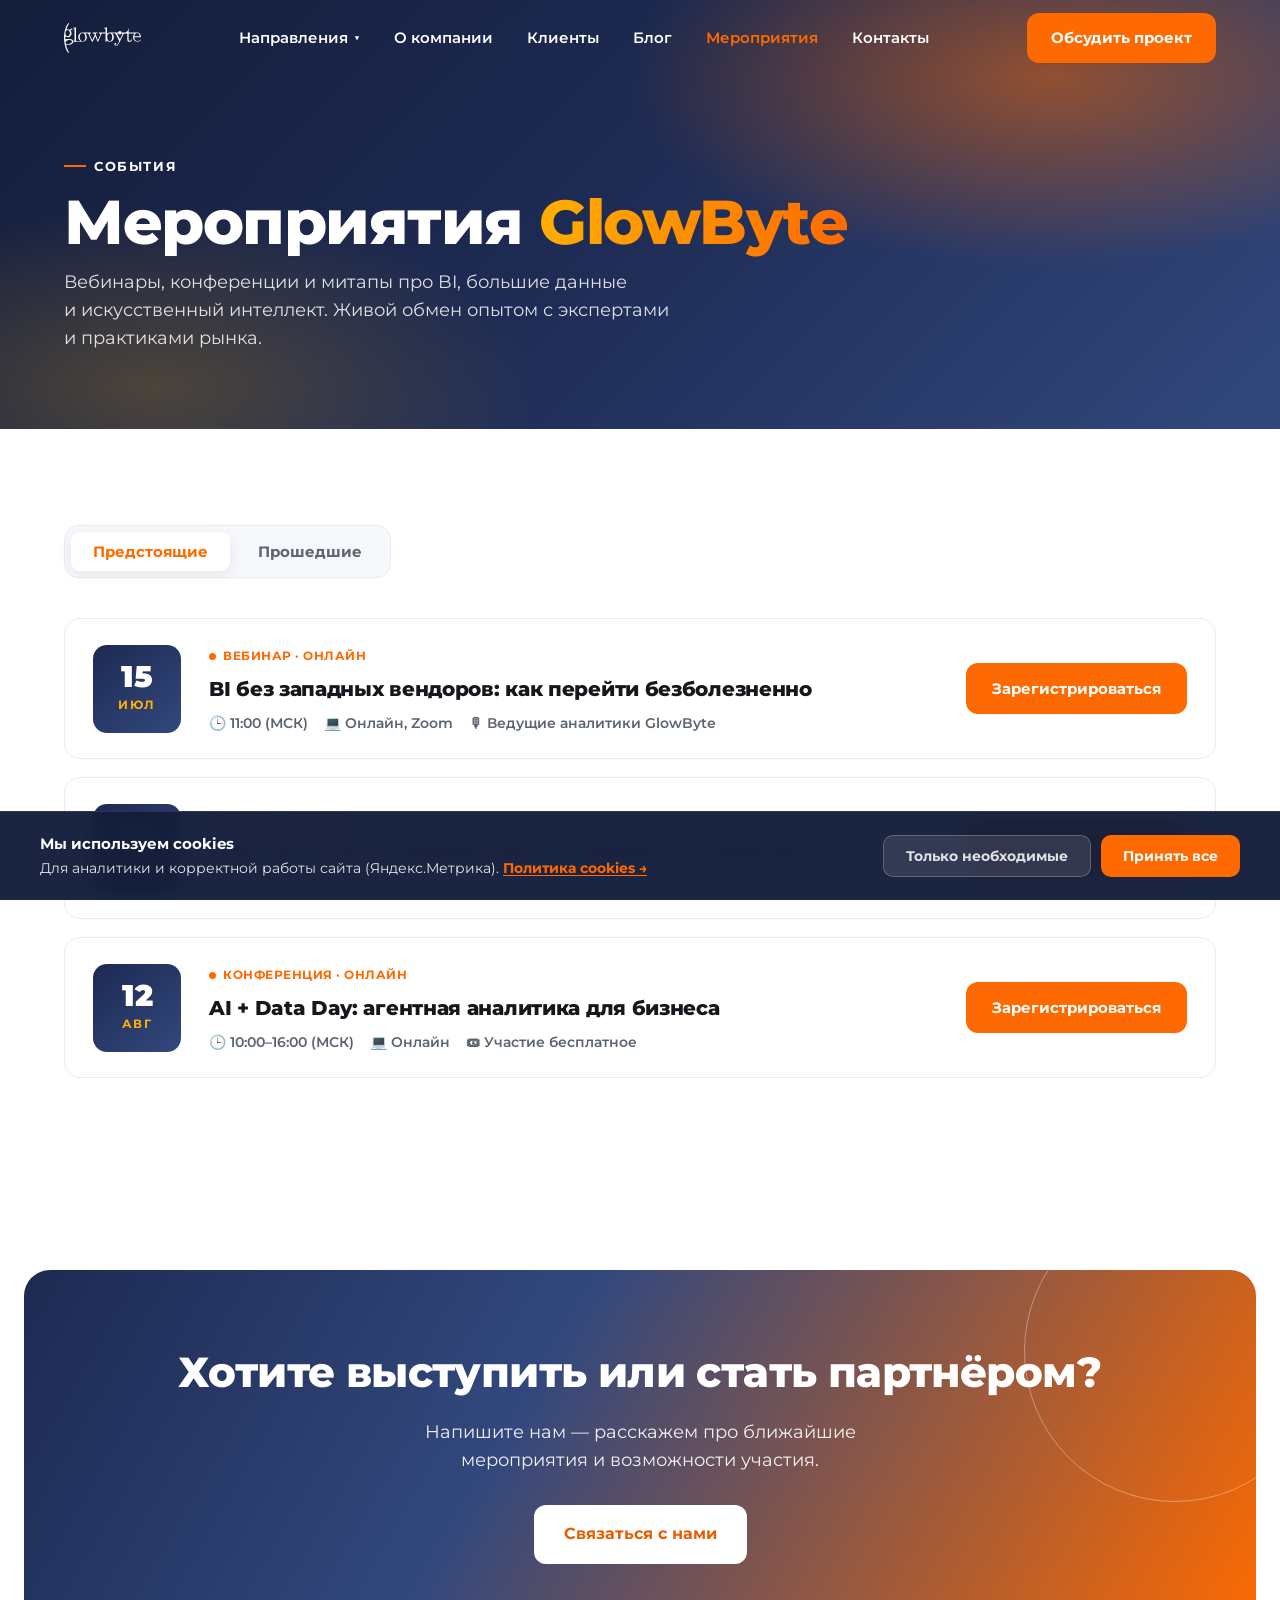
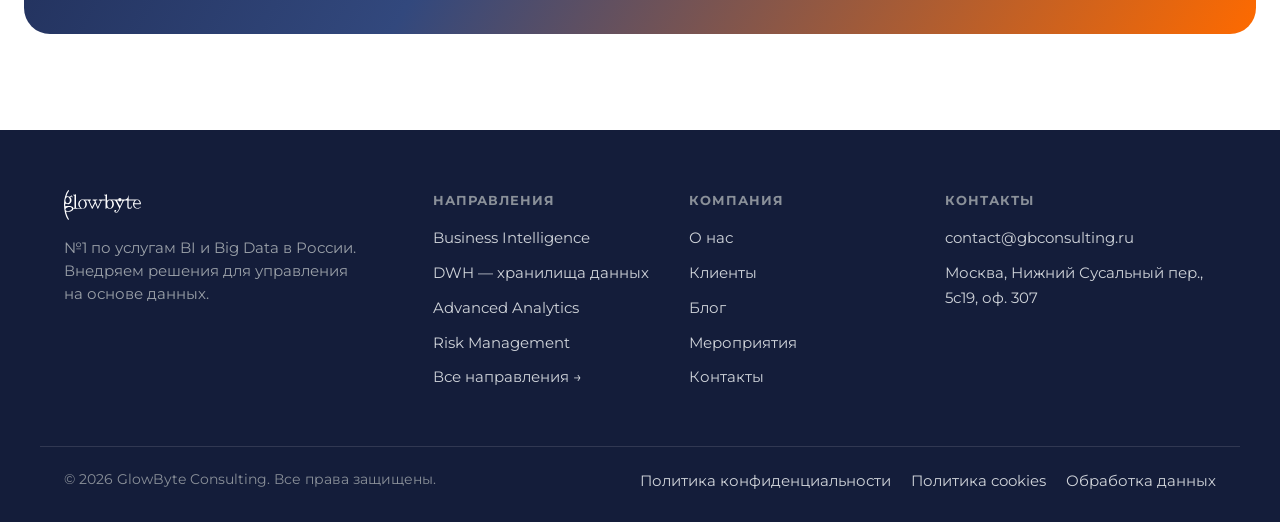
<file: events.html>
<!DOCTYPE html>
<html lang="ru">
<head>
<meta charset="UTF-8">
<meta name="viewport" content="width=device-width, initial-scale=1.0">
<title>Мероприятия GlowByte — вебинары, конференции и митапы</title>
<meta name="description" content="Мероприятия GlowByte: вебинары, конференции и митапы по BI, Big Data, машинному обучению и цифровой трансформации. Регистрация онлайн.">
<link rel="preconnect" href="https://fonts.googleapis.com">
<link rel="preconnect" href="https://fonts.gstatic.com" crossorigin>
<link href="https://fonts.googleapis.com/css2?family=Montserrat:wght@400;500;600;700;800;900&display=swap" rel="stylesheet">
<link rel="stylesheet" href="assets/site.css?v=2">
</head>
<body>

<!-- ===== Header ===== -->
<header id="hdr">
  <div class="wrap nav">
    <a href="index.html" class="logo" aria-label="GlowByte">
      <img class="l-white" src="assets/logo-white.svg" alt="GlowByte">
      <img class="l-orange" src="assets/logo-orange.svg" alt="GlowByte">
    </a>
    <nav class="menu">
      <div class="has-mega">
        <span>Направления <span class="chev">▼</span></span>
        <div class="mega">
          <div class="mega-head"><h4>17 практик · BI и Big Data</h4><a href="index.html#directions">Все направления →</a></div>
          <div class="mega-grid" id="megaGrid"></div>
        </div>
      </div>
      <a href="index.html#why">О компании</a>
      <a href="index.html#clients">Клиенты</a>
      <a href="blog.html">Блог</a>
      <a href="events.html" class="active">Мероприятия</a>
      <a href="contacts.html">Контакты</a>
    </nav>
    <div class="nav-right">
      <a href="index.html#cta" class="btn btn-primary" style="padding:11px 22px;font-size:15px">Обсудить проект</a>
      <button class="burger" id="burger">☰</button>
    </div>
  </div>
</header>

<!-- ===== Page hero ===== -->
<section class="page-hero">
  <div class="wrap">
    <div class="eyebrow" style="color:#fff">События</div>
    <h1>Мероприятия <span class="ac">GlowByte</span></h1>
    <p class="lead">Вебинары, конференции и&nbsp;митапы про BI, большие данные и&nbsp;искусственный интеллект. Живой обмен опытом с&nbsp;экспертами и&nbsp;практиками рынка.</p>
  </div>
</section>

<!-- ===== Events ===== -->
<section>
  <div class="wrap">

    <div class="tabs" data-tabs>
      <button data-tab="upcoming" class="on">Предстоящие</button>
      <button data-tab="past">Прошедшие</button>
    </div>

    <!-- Предстоящие -->
    <div data-tabpanel="upcoming">
      <div class="events">

        <div class="event reveal">
          <div class="cal"><div class="d">15</div><div class="m">июл</div></div>
          <div>
            <div class="etype"><span class="dot"></span>Вебинар · онлайн</div>
            <h3>BI без западных вендоров: как перейти безболезненно</h3>
            <div class="emeta">
              <span>🕒 11:00 (МСК)</span>
              <span>💻 Онлайн, Zoom</span>
              <span>🎙 Ведущие аналитики GlowByte</span>
            </div>
          </div>
          <div class="eaction"><a href="#" class="btn btn-primary" style="padding:12px 24px;font-size:15px">Зарегистрироваться</a></div>
        </div>

        <div class="event reveal">
          <div class="cal"><div class="d">29</div><div class="m">июл</div></div>
          <div>
            <div class="etype"><span class="dot"></span>Митап · Москва</div>
            <h3>Data Governance Meetup: качество данных на практике</h3>
            <div class="emeta">
              <span>🕒 18:30 (МСК)</span>
              <span>📍 Москва, офис GlowByte</span>
              <span>👥 Оффлайн + трансляция</span>
            </div>
          </div>
          <div class="eaction"><a href="#" class="btn btn-primary" style="padding:12px 24px;font-size:15px">Зарегистрироваться</a></div>
        </div>

        <div class="event reveal">
          <div class="cal"><div class="d">12</div><div class="m">авг</div></div>
          <div>
            <div class="etype"><span class="dot"></span>Конференция · онлайн</div>
            <h3>AI + Data Day: агентная аналитика для бизнеса</h3>
            <div class="emeta">
              <span>🕒 10:00–16:00 (МСК)</span>
              <span>💻 Онлайн</span>
              <span>🎟 Участие бесплатное</span>
            </div>
          </div>
          <div class="eaction"><a href="#" class="btn btn-primary" style="padding:12px 24px;font-size:15px">Зарегистрироваться</a></div>
        </div>

      </div>
    </div>

    <!-- Прошедшие -->
    <div data-tabpanel="past" style="display:none">
      <div class="events">

        <div class="event past reveal">
          <div class="cal"><div class="d">03</div><div class="m">июн</div></div>
          <div>
            <div class="etype"><span class="dot"></span>Вебинар · запись</div>
            <h3>Прогнозирование спроса в ритейле: кейсы и грабли</h3>
            <div class="emeta">
              <span>💻 Онлайн</span>
              <span>▶ Запись доступна</span>
            </div>
          </div>
          <div class="eaction"><a href="#" class="btn btn-ghost" style="padding:12px 24px;font-size:15px">Смотреть запись</a></div>
        </div>

        <div class="event past reveal">
          <div class="cal"><div class="d">20</div><div class="m">май</div></div>
          <div>
            <div class="etype"><span class="dot"></span>Конференция · запись</div>
            <h3>DWH 2026: архитектура корпоративных хранилищ</h3>
            <div class="emeta">
              <span>📍 Москва</span>
              <span>▶ Запись и слайды</span>
            </div>
          </div>
          <div class="eaction"><a href="#" class="btn btn-ghost" style="padding:12px 24px;font-size:15px">Смотреть запись</a></div>
        </div>

        <div class="event past reveal">
          <div class="cal"><div class="d">08</div><div class="m">апр</div></div>
          <div>
            <div class="etype"><span class="dot"></span>Митап · запись</div>
            <h3>RPA-митап: роботизация без боли</h3>
            <div class="emeta">
              <span>💻 Онлайн</span>
              <span>▶ Запись доступна</span>
            </div>
          </div>
          <div class="eaction"><a href="#" class="btn btn-ghost" style="padding:12px 24px;font-size:15px">Смотреть запись</a></div>
        </div>

      </div>
    </div>

  </div>
</section>

<!-- ===== CTA ===== -->
<section>
  <div class="cta reveal">
    <h2>Хотите выступить или стать партнёром?</h2>
    <p>Напишите нам — расскажем про ближайшие мероприятия и возможности участия.</p>
    <a href="index.html#cta" class="btn btn-white">Связаться с нами</a>
  </div>
</section>

<!-- ===== Footer ===== -->
<footer id="contacts">
  <div class="wrap fg">
    <div>
      <img src="assets/logo-white.svg" alt="GlowByte" style="height:30px;width:auto;display:block">
      <p style="color:#9aa0a8;margin-top:16px;max-width:300px;font-size:15px">№1 по услугам BI и Big Data в России. Внедряем решения для управления на основе данных.</p>
    </div>
    <div>
      <h5>Направления</h5>
      <ul>
        <li><a href="index.html#directions">Business Intelligence</a></li>
        <li><a href="index.html#directions">DWH — хранилища данных</a></li>
        <li><a href="index.html#directions">Advanced Analytics</a></li>
        <li><a href="index.html#directions">Risk Management</a></li>
        <li><a href="index.html#directions">Все направления →</a></li>
      </ul>
    </div>
    <div>
      <h5>Компания</h5>
      <ul>
        <li><a href="index.html#why">О нас</a></li>
        <li><a href="index.html#clients">Клиенты</a></li>
        <li><a href="blog.html">Блог</a></li>
        <li><a href="events.html">Мероприятия</a></li>
        <li><a href="index.html#cta">Контакты</a></li>
      </ul>
    </div>
    <div>
      <h5>Контакты</h5>
      <ul>
        <li><a href="mailto:contact@gbconsulting.ru">contact@gbconsulting.ru</a></li>
        <li><a href="#">Москва, Нижний Сусальный пер., 5с19, оф. 307</a></li>
      </ul>
    </div>
  </div>
  <div class="wrap fb"><span>© 2026 GlowByte Consulting. Все права защищены.</span><div style="display:flex;gap:20px;flex-wrap:wrap"><a href="policy.html">Политика конфиденциальности</a><a href="cookies.html">Политика cookies</a><a href="data-policy.html">Обработка данных</a></div></div>
</footer>

<script src="assets/site.js?v=3"></script>
</body>
</html>
</file>
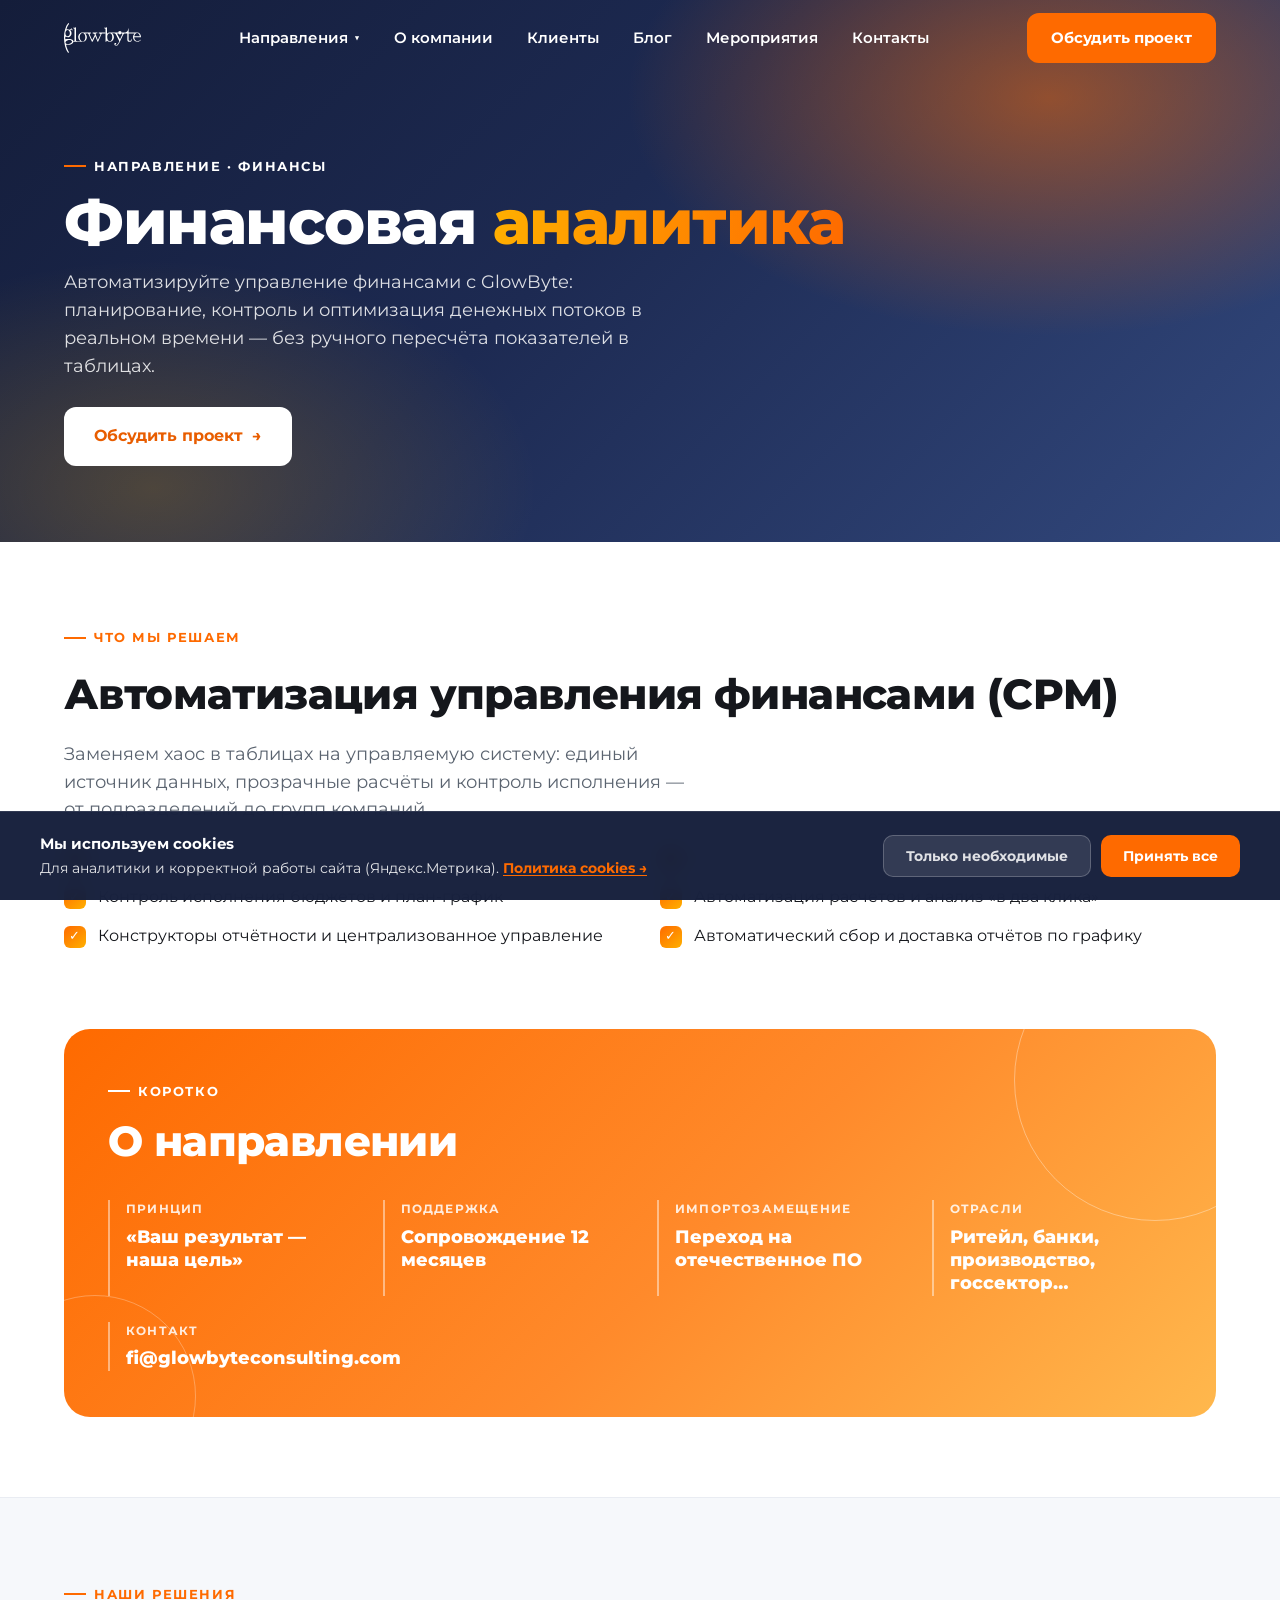
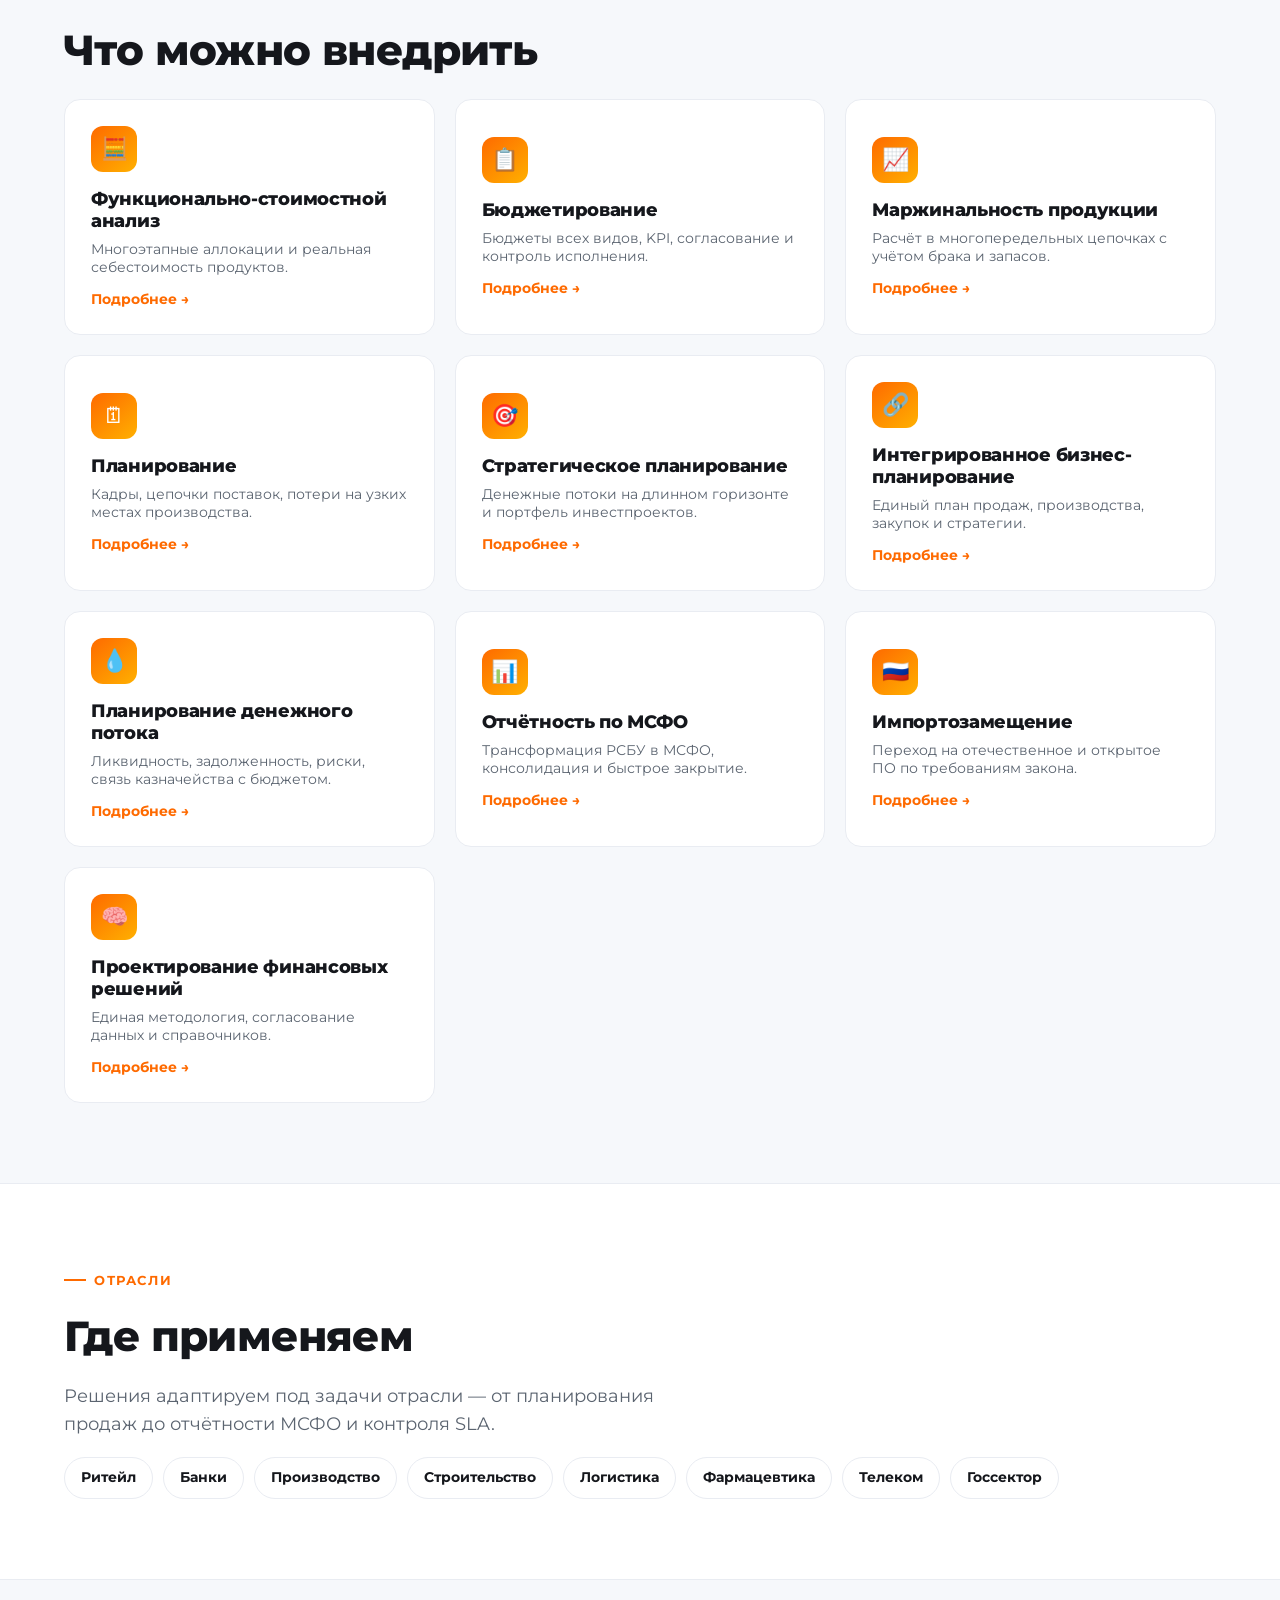
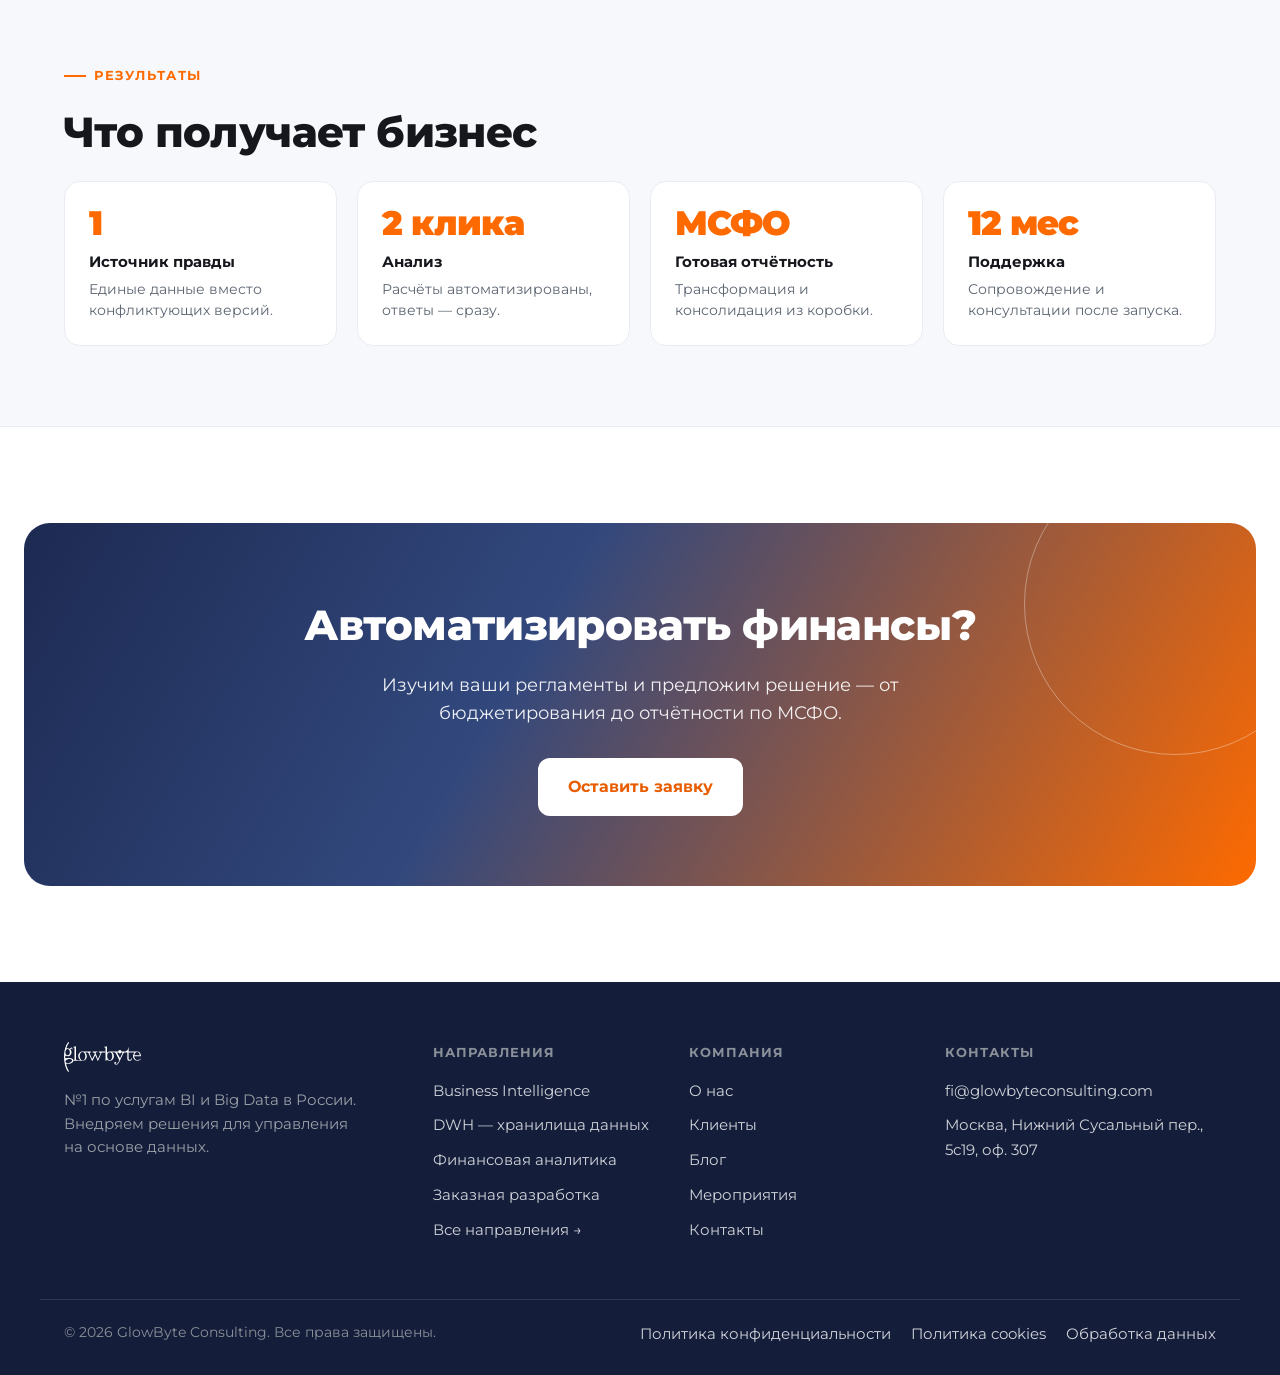
<file: finansovaya-analitika.html>
<!DOCTYPE html>
<html lang="ru">
<head>
<meta charset="UTF-8">
<meta name="viewport" content="width=device-width, initial-scale=1.0">
<title>Финансовая аналитика (CPM) — GlowByte</title>
<meta name="description" content="Финансовая аналитика и CPM от GlowByte: бюджетирование, планирование, маржинальность, МСФО, управление денежным потоком и импортозамещение.">
<link rel="preconnect" href="https://fonts.googleapis.com">
<link rel="preconnect" href="https://fonts.gstatic.com" crossorigin>
<link href="https://fonts.googleapis.com/css2?family=Montserrat:wght@400;500;600;700;800;900&display=swap" rel="stylesheet">
<link rel="stylesheet" href="assets/site.css?v=2">
</head>
<body>

<!-- ===== Header ===== -->
<header id="hdr">
  <div class="wrap nav">
    <a href="index.html" class="logo" aria-label="GlowByte">
      <img class="l-white" src="assets/logo-white.svg" alt="GlowByte">
      <img class="l-orange" src="assets/logo-orange.svg" alt="GlowByte">
    </a>
    <nav class="menu">
      <div class="has-mega">
        <span>Направления <span class="chev">▼</span></span>
        <div class="mega">
          <div class="mega-head"><h4>17 практик · BI и Big Data</h4><a href="index.html#directions">Все направления →</a></div>
          <div class="mega-grid" id="megaGrid"></div>
        </div>
      </div>
      <a href="index.html#why">О компании</a>
      <a href="index.html#clients">Клиенты</a>
      <a href="blog.html">Блог</a>
      <a href="events.html">Мероприятия</a>
      <a href="contacts.html">Контакты</a>
    </nav>
    <div class="nav-right">
      <a href="index.html#cta" class="btn btn-primary" style="padding:11px 22px;font-size:15px">Обсудить проект</a>
      <button class="burger" id="burger">☰</button>
    </div>
  </div>
</header>

<!-- ===== Page hero ===== -->
<section class="page-hero">
  <div class="wrap">
    <div class="eyebrow" style="color:#fff">Направление · Финансы</div>
    <h1>Финансовая <span class="ac">аналитика</span></h1>
    <p class="lead">Автоматизируйте управление финансами с GlowByte: планирование, контроль и оптимизация денежных потоков в реальном времени — без ручного пересчёта показателей в таблицах.</p>
    <div style="margin-top:26px"><a href="index.html#cta" class="btn btn-white">Обсудить проект <span class="ar">→</span></a></div>
  </div>
</section>

<!-- ===== О направлении ===== -->
<section class="dir-sec">
  <div class="wrap reveal">
    <span class="eyebrow">Что мы решаем</span>
    <h2>Автоматизация управления финансами (CPM)</h2>
    <p class="lead">Заменяем хаос в таблицах на управляемую систему: единый источник данных, прозрачные расчёты и контроль исполнения — от подразделений до групп компаний.</p>
    <ul class="checklist two">
      <li>Ролевая модель с правами до уровня ячеек и аудитом</li>
      <li>Единый источник правды вместо конфликтующих данных</li>
      <li>Контроль исполнения бюджетов и план-график</li>
      <li>Автоматизация расчётов и анализ «в два клика»</li>
      <li>Конструкторы отчётности и централизованное управление</li>
      <li>Автоматический сбор и доставка отчётов по графику</li>
    </ul>
  </div>
</section>

<!-- ===== Оранжевый блок фактов ===== -->
<section class="dir-sec" style="padding-top:0">
  <div class="wrap reveal">
    <div class="facts">
      <span class="eyebrow">Коротко</span>
      <h2>О направлении</h2>
      <div class="facts-grid">
        <div class="fact"><div class="fl">Принцип</div><div class="fv">«Ваш результат — наша цель»</div></div>
        <div class="fact"><div class="fl">Поддержка</div><div class="fv">Сопровождение 12 месяцев</div></div>
        <div class="fact"><div class="fl">Импортозамещение</div><div class="fv">Переход на отечественное ПО</div></div>
        <div class="fact"><div class="fl">Отрасли</div><div class="fv">Ритейл, банки, производство, госсектор…</div></div>
        <div class="fact"><div class="fl">Контакт</div><div class="fv">fi@glowbyteconsulting.com</div></div>
      </div>
    </div>
  </div>
</section>

<!-- ===== Наши решения (pop-up) ===== -->
<section class="dir-sec alt">
  <div class="wrap reveal">
    <span class="eyebrow">Наши решения</span>
    <h2>Что можно внедрить</h2>
    <div class="sol-grid">
      <button class="sol-card" data-modal-open="m-fi-1">
        <div class="sc-ico">🧮</div><h3>Функционально-стоимостной анализ</h3>
        <p>Многоэтапные аллокации и реальная себестоимость продуктов.</p>
        <span class="sc-more">Подробнее →</span>
      </button>
      <button class="sol-card" data-modal-open="m-fi-2">
        <div class="sc-ico">📋</div><h3>Бюджетирование</h3>
        <p>Бюджеты всех видов, KPI, согласование и контроль исполнения.</p>
        <span class="sc-more">Подробнее →</span>
      </button>
      <button class="sol-card" data-modal-open="m-fi-3">
        <div class="sc-ico">📈</div><h3>Маржинальность продукции</h3>
        <p>Расчёт в многопередельных цепочках с учётом брака и запасов.</p>
        <span class="sc-more">Подробнее →</span>
      </button>
      <button class="sol-card" data-modal-open="m-fi-4">
        <div class="sc-ico">🗓</div><h3>Планирование</h3>
        <p>Кадры, цепочки поставок, потери на узких местах производства.</p>
        <span class="sc-more">Подробнее →</span>
      </button>
      <button class="sol-card" data-modal-open="m-fi-5">
        <div class="sc-ico">🎯</div><h3>Стратегическое планирование</h3>
        <p>Денежные потоки на длинном горизонте и портфель инвестпроектов.</p>
        <span class="sc-more">Подробнее →</span>
      </button>
      <button class="sol-card" data-modal-open="m-fi-6">
        <div class="sc-ico">🔗</div><h3>Интегрированное бизнес-планирование</h3>
        <p>Единый план продаж, производства, закупок и стратегии.</p>
        <span class="sc-more">Подробнее →</span>
      </button>
      <button class="sol-card" data-modal-open="m-fi-7">
        <div class="sc-ico">💧</div><h3>Планирование денежного потока</h3>
        <p>Ликвидность, задолженность, риски, связь казначейства с бюджетом.</p>
        <span class="sc-more">Подробнее →</span>
      </button>
      <button class="sol-card" data-modal-open="m-fi-8">
        <div class="sc-ico">📊</div><h3>Отчётность по МСФО</h3>
        <p>Трансформация РСБУ в МСФО, консолидация и быстрое закрытие.</p>
        <span class="sc-more">Подробнее →</span>
      </button>
      <button class="sol-card" data-modal-open="m-fi-9">
        <div class="sc-ico">🇷🇺</div><h3>Импортозамещение</h3>
        <p>Переход на отечественное и открытое ПО по требованиям закона.</p>
        <span class="sc-more">Подробнее →</span>
      </button>
      <button class="sol-card" data-modal-open="m-fi-10">
        <div class="sc-ico">🧠</div><h3>Проектирование финансовых решений</h3>
        <p>Единая методология, согласование данных и справочников.</p>
        <span class="sc-more">Подробнее →</span>
      </button>
    </div>
  </div>
</section>

<!-- ===== Отрасли ===== -->
<section class="dir-sec">
  <div class="wrap reveal">
    <span class="eyebrow">Отрасли</span>
    <h2>Где применяем</h2>
    <p class="lead">Решения адаптируем под задачи отрасли — от планирования продаж до отчётности МСФО и контроля SLA.</p>
    <div class="taglist">
      <span>Ритейл</span><span>Банки</span><span>Производство</span><span>Строительство</span>
      <span>Логистика</span><span>Фармацевтика</span><span>Телеком</span><span>Госсектор</span>
    </div>
  </div>
</section>

<!-- ===== Результаты ===== -->
<section class="dir-sec alt">
  <div class="wrap reveal">
    <span class="eyebrow">Результаты</span>
    <h2>Что получает бизнес</h2>
    <div class="ben-grid">
      <div class="ben"><div class="bn">1</div><h4>Источник правды</h4><p>Единые данные вместо конфликтующих версий.</p></div>
      <div class="ben"><div class="bn">2 клика</div><h4>Анализ</h4><p>Расчёты автоматизированы, ответы — сразу.</p></div>
      <div class="ben"><div class="bn">МСФО</div><h4>Готовая отчётность</h4><p>Трансформация и консолидация из коробки.</p></div>
      <div class="ben"><div class="bn">12 мес</div><h4>Поддержка</h4><p>Сопровождение и консультации после запуска.</p></div>
    </div>
  </div>
</section>

<!-- ===== CTA ===== -->
<section>
  <div class="cta reveal">
    <h2>Автоматизировать финансы?</h2>
    <p>Изучим ваши регламенты и предложим решение — от бюджетирования до отчётности по МСФО.</p>
    <a href="index.html#cta" class="btn btn-white">Оставить заявку</a>
  </div>
</section>

<!-- ===== Footer ===== -->
<footer id="contacts">
  <div class="wrap fg">
    <div>
      <img src="assets/logo-white.svg" alt="GlowByte" style="height:30px;width:auto;display:block">
      <p style="color:#9aa0a8;margin-top:16px;max-width:300px;font-size:15px">№1 по услугам BI и Big Data в России. Внедряем решения для управления на основе данных.</p>
    </div>
    <div>
      <h5>Направления</h5>
      <ul>
        <li><a href="business-intelligence.html">Business Intelligence</a></li>
        <li><a href="dwh.html">DWH — хранилища данных</a></li>
        <li><a href="finansovaya-analitika.html">Финансовая аналитика</a></li>
        <li><a href="zakaznaya-razrabotka.html">Заказная разработка</a></li>
        <li><a href="index.html#directions">Все направления →</a></li>
      </ul>
    </div>
    <div>
      <h5>Компания</h5>
      <ul>
        <li><a href="index.html#why">О нас</a></li>
        <li><a href="index.html#clients">Клиенты</a></li>
        <li><a href="blog.html">Блог</a></li>
        <li><a href="events.html">Мероприятия</a></li>
        <li><a href="index.html#cta">Контакты</a></li>
      </ul>
    </div>
    <div>
      <h5>Контакты</h5>
      <ul>
        <li><a href="mailto:fi@glowbyteconsulting.com">fi@glowbyteconsulting.com</a></li>
        <li><a href="#">Москва, Нижний Сусальный пер., 5с19, оф. 307</a></li>
      </ul>
    </div>
  </div>
  <div class="wrap fb"><span>© 2026 GlowByte Consulting. Все права защищены.</span><div style="display:flex;gap:20px;flex-wrap:wrap"><a href="policy.html">Политика конфиденциальности</a><a href="cookies.html">Политика cookies</a><a href="data-policy.html">Обработка данных</a></div></div>
</footer>

<!-- ===== Pop-up окна решений ===== -->
<div class="modal" id="m-fi-1"><div class="modal-box">
  <button class="m-close" data-modal-close aria-label="Закрыть">×</button>
  <div class="m-ico">🧮</div><h3>Функционально-стоимостной анализ</h3>
  <p>Автоматизируем калькуляцию многоэтапных аллокаций и оцениваем реальную себестоимость продуктов через процессно-ориентированное бюджетирование.</p>
  <ul><li>Многоэтапные аллокации затрат</li><li>Реальная себестоимость продуктов</li><li>Процессно-ориентированное бюджетирование</li></ul>
  <a href="index.html#cta" class="btn btn-primary" data-modal-close>Обсудить <span class="ar">→</span></a>
</div></div>

<div class="modal" id="m-fi-2"><div class="modal-box">
  <button class="m-close" data-modal-close aria-label="Закрыть">×</button>
  <div class="m-ico">📋</div><h3>Бюджетирование</h3>
  <p>Полный цикл бюджетного управления: HR-расходы, инвестиционные, операционные и мастер-бюджеты, проектное бюджетирование — от подразделений до групп компаний.</p>
  <ul><li>Постановка KPI, расчёт и согласование</li><li>Контроль исполнения бюджетов</li><li>Консолидация по группе компаний</li></ul>
  <a href="index.html#cta" class="btn btn-primary" data-modal-close>Обсудить <span class="ar">→</span></a>
</div></div>

<div class="modal" id="m-fi-3"><div class="modal-box">
  <button class="m-close" data-modal-close aria-label="Закрыть">×</button>
  <div class="m-ico">📈</div><h3>Маржинальность продукции</h3>
  <p>Расчёт маржинальности в многопередельных производственных цепочках с альтернативными маршрутами, учётом оценки запасов, доли брака — по видам и партиям.</p>
  <ul><li>Альтернативные маршруты производства</li><li>Учёт брака и оценки запасов</li><li>Аналитика по видам и партиям</li></ul>
  <a href="index.html#cta" class="btn btn-primary" data-modal-close>Обсудить <span class="ar">→</span></a>
</div></div>

<div class="modal" id="m-fi-4"><div class="modal-box">
  <button class="m-close" data-modal-close aria-label="Закрыть">×</button>
  <div class="m-ico">🗓</div><h3>Планирование</h3>
  <p>Кадровое планирование, планирование цепочек поставок и расчёт производственных потерь на узких местах.</p>
  <ul><li>Кадровое планирование</li><li>Цепочки поставок</li><li>Потери на узких местах производства</li></ul>
  <a href="index.html#cta" class="btn btn-primary" data-modal-close>Обсудить <span class="ar">→</span></a>
</div></div>

<div class="modal" id="m-fi-5"><div class="modal-box">
  <button class="m-close" data-modal-close aria-label="Закрыть">×</button>
  <div class="m-ico">🎯</div><h3>Стратегическое планирование</h3>
  <p>Управление денежными потоками на широком горизонте и консолидация портфеля инвестиционных проектов.</p>
  <ul><li>Долгосрочные денежные потоки</li><li>Портфель инвестпроектов</li><li>Сценарное планирование</li></ul>
  <a href="index.html#cta" class="btn btn-primary" data-modal-close>Обсудить <span class="ar">→</span></a>
</div></div>

<div class="modal" id="m-fi-6"><div class="modal-box">
  <button class="m-close" data-modal-close aria-label="Закрыть">×</button>
  <div class="m-ico">🔗</div><h3>Интегрированное бизнес-планирование</h3>
  <p>Объединяем планирование продаж, производства, закупок и стратегии в единый управляемый процесс.</p>
  <ul><li>Единый план продаж и производства</li><li>Синхронизация закупок</li><li>Связь со стратегией компании</li></ul>
  <a href="index.html#cta" class="btn btn-primary" data-modal-close>Обсудить <span class="ar">→</span></a>
</div></div>

<div class="modal" id="m-fi-7"><div class="modal-box">
  <button class="m-close" data-modal-close aria-label="Закрыть">×</button>
  <div class="m-ico">💧</div><h3>Планирование денежного потока</h3>
  <p>Управление ликвидностью, задолженностью и финансовыми рисками, связь казначейства с бюджетом компании.</p>
  <ul><li>Управление ликвидностью</li><li>Контроль задолженности и рисков</li><li>Связь казначейства с бюджетом</li></ul>
  <a href="index.html#cta" class="btn btn-primary" data-modal-close>Обсудить <span class="ar">→</span></a>
</div></div>

<div class="modal" id="m-fi-8"><div class="modal-box">
  <button class="m-close" data-modal-close aria-label="Закрыть">×</button>
  <div class="m-ico">📊</div><h3>Отчётность по требованиям МСФО</h3>
  <p>Трансформация РСБУ в МСФО, финансовая консолидация, витрины данных и быстрое закрытие периода.</p>
  <ul><li>Трансформация РСБУ → МСФО</li><li>Финансовая консолидация</li><li>Быстрое закрытие периода</li></ul>
  <a href="index.html#cta" class="btn btn-primary" data-modal-close>Обсудить <span class="ar">→</span></a>
</div></div>

<div class="modal" id="m-fi-9"><div class="modal-box">
  <button class="m-close" data-modal-close aria-label="Закрыть">×</button>
  <div class="m-ico">🇷🇺</div><h3>Импортозамещение</h3>
  <p>Переход на отечественное и открытое ПО в соответствии с требованиями законодательства — без потери функциональности.</p>
  <ul><li>Аудит текущего стека</li><li>Подбор отечественных решений</li><li>Миграция и сопровождение</li></ul>
  <a href="index.html#cta" class="btn btn-primary" data-modal-close>Обсудить <span class="ar">→</span></a>
</div></div>

<div class="modal" id="m-fi-10"><div class="modal-box">
  <button class="m-close" data-modal-close aria-label="Закрыть">×</button>
  <div class="m-ico">🧠</div><h3>Экспертиза по проектированию решений</h3>
  <p>Унифицируем финансовые решения на основе единой методологии, согласуем данные и справочники для прозрачной аналитики.</p>
  <ul><li>Единая методология</li><li>Согласование данных и справочников</li><li>Выбор оптимальной архитектуры</li></ul>
  <a href="index.html#cta" class="btn btn-primary" data-modal-close>Обсудить <span class="ar">→</span></a>
</div></div>

<script src="assets/site.js?v=3"></script>
</body>
</html>
</file>
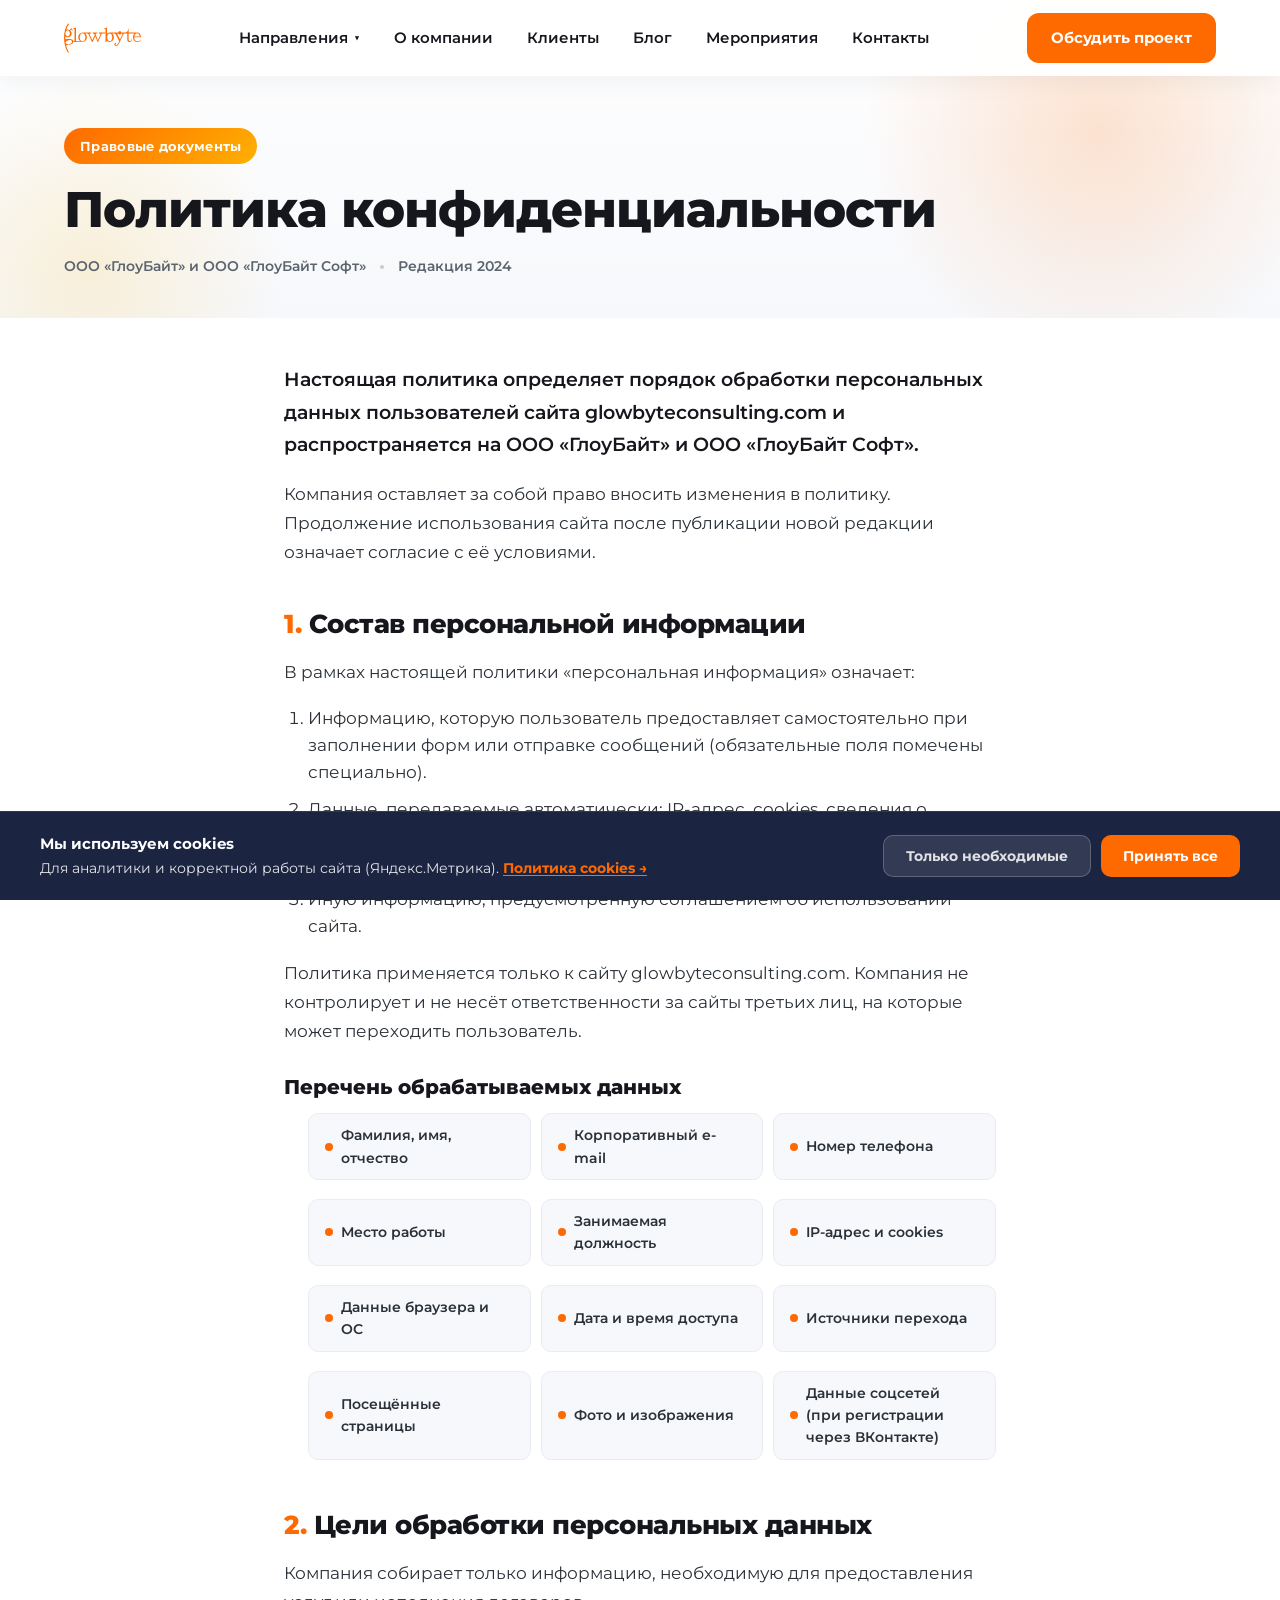
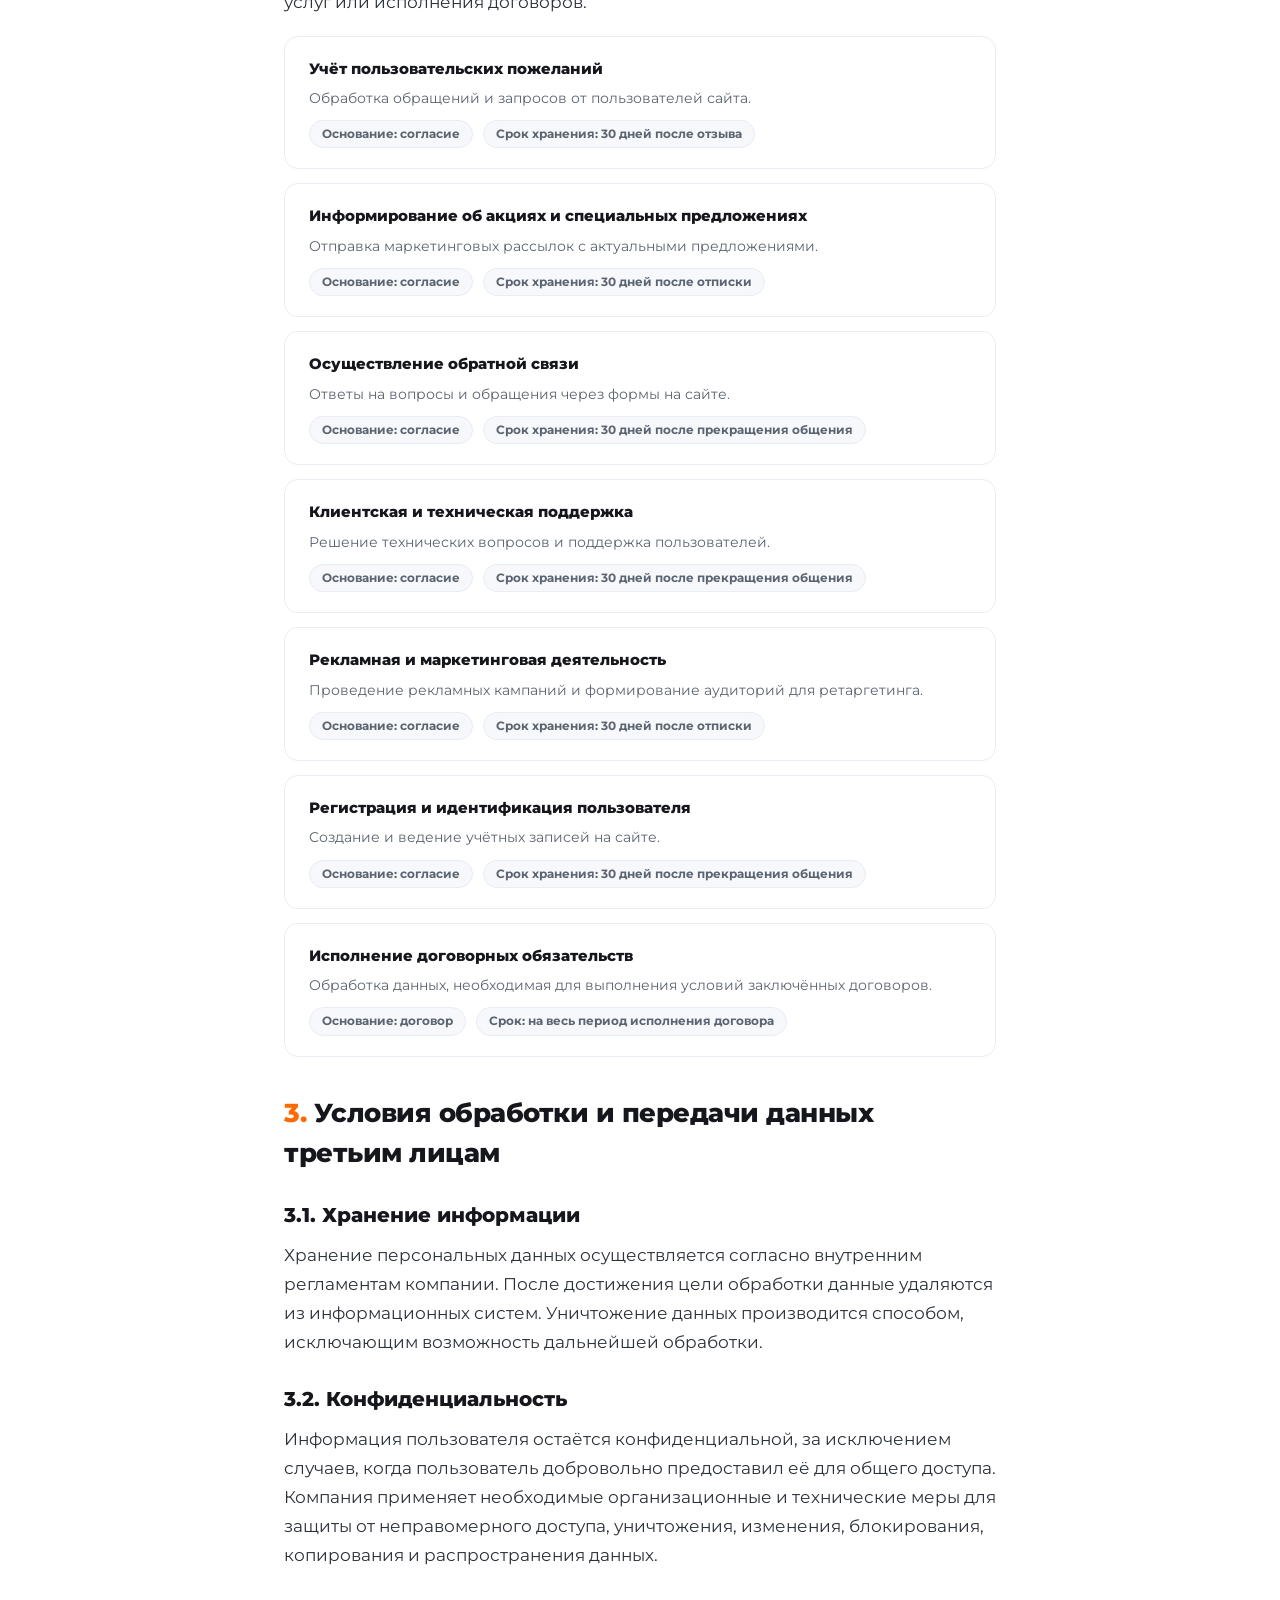
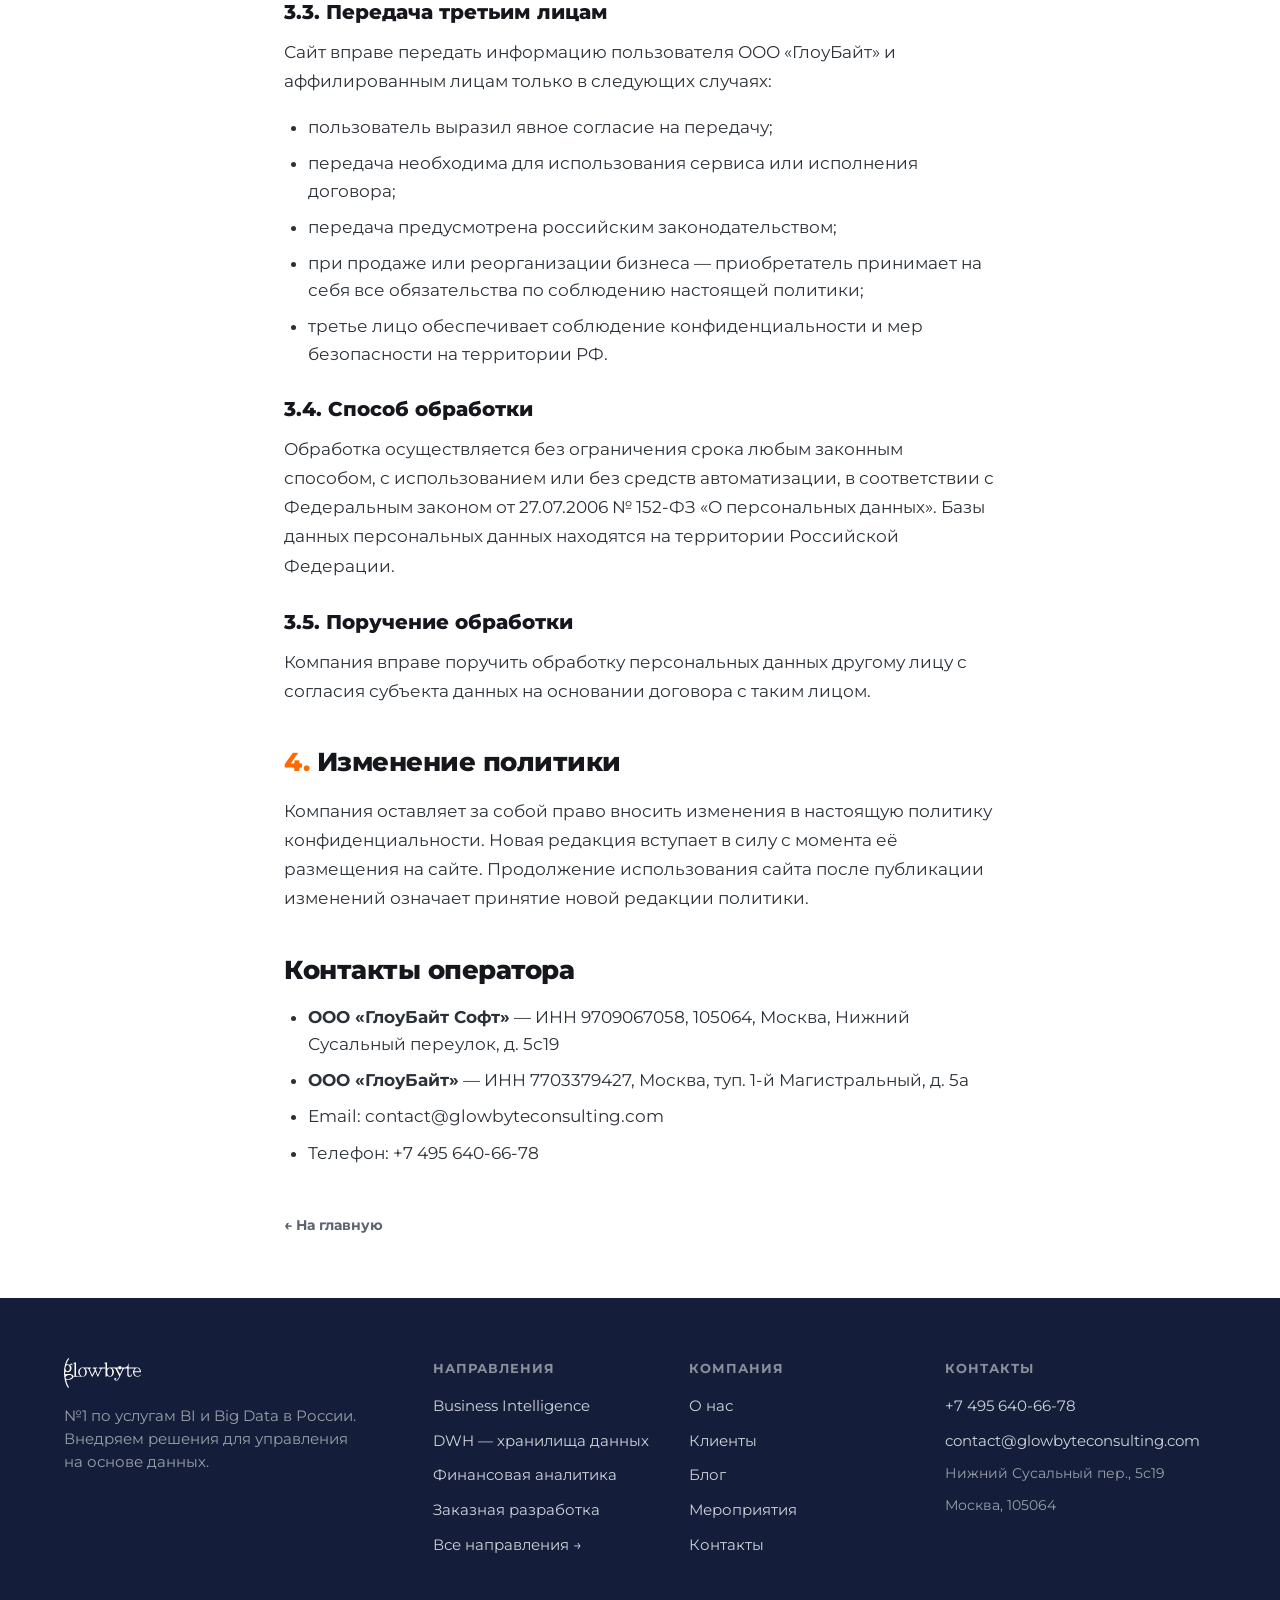
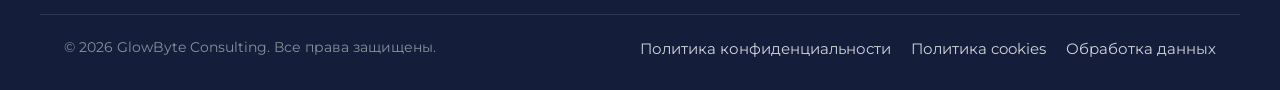
<file: policy.html>
<!DOCTYPE html>
<html lang="ru">
<head>
<meta charset="UTF-8">
<meta name="viewport" content="width=device-width, initial-scale=1.0">
<title>Политика конфиденциальности — GlowByte</title>
<meta name="description" content="Политика обработки персональных данных и конфиденциальности GlowByte Consulting.">
<link rel="preconnect" href="https://fonts.googleapis.com">
<link rel="preconnect" href="https://fonts.gstatic.com" crossorigin>
<link href="https://fonts.googleapis.com/css2?family=Montserrat:wght@400;500;600;700;800;900&display=swap" rel="stylesheet">
<link rel="stylesheet" href="assets/site.css?v=2">
<style>
.legal-counter{counter-reset:legal-section}
.legal-section{counter-increment:legal-section}
.legal-section h2::before{content:counter(legal-section)". ";color:var(--orange)}
.data-list{display:grid;grid-template-columns:repeat(auto-fill,minmax(220px,1fr));gap:10px;margin:16px 0 28px;list-style:none}
.data-list li{background:var(--bg-soft);border:1px solid var(--line);border-radius:10px;padding:10px 16px;font-size:14px;font-weight:600;display:flex;align-items:center;gap:8px}
.data-list li::before{content:"";width:8px;height:8px;border-radius:50%;background:var(--orange);flex:0 0 auto}
.purpose-block{border:1px solid var(--line);border-radius:14px;padding:20px 24px;margin-bottom:14px}
.purpose-block h4{font-size:15px;font-weight:800;margin-bottom:6px}
.purpose-block p{font-size:14px;color:var(--gray);margin-bottom:0}
.purpose-block .pb-meta{display:flex;flex-wrap:wrap;gap:10px;margin-top:10px}
.purpose-block .pb-tag{font-size:12px;font-weight:700;padding:4px 12px;border-radius:20px;background:var(--bg-soft);border:1px solid var(--line);color:var(--gray)}
</style>
</head>
<body>

<!-- ===== Header ===== -->
<header id="hdr">
  <div class="wrap nav">
    <a href="index.html" class="logo" aria-label="GlowByte">
      <img class="l-white" src="assets/logo-white.svg" alt="GlowByte">
      <img class="l-orange" src="assets/logo-orange.svg" alt="GlowByte">
    </a>
    <nav class="menu">
      <div class="has-mega">
        <span>Направления <span class="chev">▼</span></span>
        <div class="mega">
          <div class="mega-head"><h4>17 практик · BI и Big Data</h4><a href="index.html#directions">Все направления →</a></div>
          <div class="mega-grid" id="megaGrid"></div>
        </div>
      </div>
      <a href="index.html#why">О компании</a>
      <a href="index.html#clients">Клиенты</a>
      <a href="blog.html">Блог</a>
      <a href="events.html">Мероприятия</a>
      <a href="contacts.html">Контакты</a>
    </nav>
    <div class="nav-right">
      <a href="index.html#cta" class="btn btn-primary" style="padding:11px 22px;font-size:15px">Обсудить проект</a>
      <button class="burger" id="burger">☰</button>
    </div>
  </div>
</header>

<!-- ===== Hero ===== -->
<section class="article-hero">
  <div class="wrap">
    <span class="art-cat">Правовые документы</span>
    <h1>Политика конфиденциальности</h1>
    <div class="art-meta">
      <span>ООО «ГлоуБайт» и ООО «ГлоуБайт Софт»</span>
      <span class="sep"></span>
      <span>Редакция 2024</span>
    </div>
  </div>
</section>

<!-- ===== Контент ===== -->
<article class="article legal-counter">

  <p class="lead-p">Настоящая политика определяет порядок обработки персональных данных пользователей сайта <a href="https://glowbyteconsulting.com">glowbyteconsulting.com</a> и распространяется на ООО «ГлоуБайт» и ООО «ГлоуБайт Софт».</p>

  <p>Компания оставляет за собой право вносить изменения в политику. Продолжение использования сайта после публикации новой редакции означает согласие с её условиями.</p>

  <div class="legal-section">
    <h2>Состав персональной информации</h2>

    <p>В рамках настоящей политики «персональная информация» означает:</p>
    <ol>
      <li>Информацию, которую пользователь предоставляет самостоятельно при заполнении форм или отправке сообщений (обязательные поля помечены специально).</li>
      <li>Данные, передаваемые автоматически: IP-адрес, cookies, сведения о браузере, технические характеристики оборудования, дата и время доступа.</li>
      <li>Иную информацию, предусмотренную соглашением об использовании сайта.</li>
    </ol>

    <p>Политика применяется только к сайту glowbyteconsulting.com. Компания не контролирует и не несёт ответственности за сайты третьих лиц, на которые может переходить пользователь.</p>

    <h3>Перечень обрабатываемых данных</h3>
    <ul class="data-list">
      <li>Фамилия, имя, отчество</li>
      <li>Корпоративный e-mail</li>
      <li>Номер телефона</li>
      <li>Место работы</li>
      <li>Занимаемая должность</li>
      <li>IP-адрес и cookies</li>
      <li>Данные браузера и ОС</li>
      <li>Дата и время доступа</li>
      <li>Источники перехода</li>
      <li>Посещённые страницы</li>
      <li>Фото и изображения</li>
      <li>Данные соцсетей (при регистрации через ВКонтакте)</li>
    </ul>
  </div>

  <div class="legal-section">
    <h2>Цели обработки персональных данных</h2>

    <p>Компания собирает только информацию, необходимую для предоставления услуг или исполнения договоров.</p>

    <div class="purpose-block">
      <h4>Учёт пользовательских пожеланий</h4>
      <p>Обработка обращений и запросов от пользователей сайта.</p>
      <div class="pb-meta"><span class="pb-tag">Основание: согласие</span><span class="pb-tag">Срок хранения: 30 дней после отзыва</span></div>
    </div>

    <div class="purpose-block">
      <h4>Информирование об акциях и специальных предложениях</h4>
      <p>Отправка маркетинговых рассылок с актуальными предложениями.</p>
      <div class="pb-meta"><span class="pb-tag">Основание: согласие</span><span class="pb-tag">Срок хранения: 30 дней после отписки</span></div>
    </div>

    <div class="purpose-block">
      <h4>Осуществление обратной связи</h4>
      <p>Ответы на вопросы и обращения через формы на сайте.</p>
      <div class="pb-meta"><span class="pb-tag">Основание: согласие</span><span class="pb-tag">Срок хранения: 30 дней после прекращения общения</span></div>
    </div>

    <div class="purpose-block">
      <h4>Клиентская и техническая поддержка</h4>
      <p>Решение технических вопросов и поддержка пользователей.</p>
      <div class="pb-meta"><span class="pb-tag">Основание: согласие</span><span class="pb-tag">Срок хранения: 30 дней после прекращения общения</span></div>
    </div>

    <div class="purpose-block">
      <h4>Рекламная и маркетинговая деятельность</h4>
      <p>Проведение рекламных кампаний и формирование аудиторий для ретаргетинга.</p>
      <div class="pb-meta"><span class="pb-tag">Основание: согласие</span><span class="pb-tag">Срок хранения: 30 дней после отписки</span></div>
    </div>

    <div class="purpose-block">
      <h4>Регистрация и идентификация пользователя</h4>
      <p>Создание и ведение учётных записей на сайте.</p>
      <div class="pb-meta"><span class="pb-tag">Основание: согласие</span><span class="pb-tag">Срок хранения: 30 дней после прекращения общения</span></div>
    </div>

    <div class="purpose-block">
      <h4>Исполнение договорных обязательств</h4>
      <p>Обработка данных, необходимая для выполнения условий заключённых договоров.</p>
      <div class="pb-meta"><span class="pb-tag">Основание: договор</span><span class="pb-tag">Срок: на весь период исполнения договора</span></div>
    </div>
  </div>

  <div class="legal-section">
    <h2>Условия обработки и передачи данных третьим лицам</h2>

    <h3>3.1. Хранение информации</h3>
    <p>Хранение персональных данных осуществляется согласно внутренним регламентам компании. После достижения цели обработки данные удаляются из информационных систем. Уничтожение данных производится способом, исключающим возможность дальнейшей обработки.</p>

    <h3>3.2. Конфиденциальность</h3>
    <p>Информация пользователя остаётся конфиденциальной, за исключением случаев, когда пользователь добровольно предоставил её для общего доступа. Компания применяет необходимые организационные и технические меры для защиты от неправомерного доступа, уничтожения, изменения, блокирования, копирования и распространения данных.</p>

    <h3>3.3. Передача третьим лицам</h3>
    <p>Сайт вправе передать информацию пользователя ООО «ГлоуБайт» и аффилированным лицам только в следующих случаях:</p>
    <ul>
      <li>пользователь выразил явное согласие на передачу;</li>
      <li>передача необходима для использования сервиса или исполнения договора;</li>
      <li>передача предусмотрена российским законодательством;</li>
      <li>при продаже или реорганизации бизнеса — приобретатель принимает на себя все обязательства по соблюдению настоящей политики;</li>
      <li>третье лицо обеспечивает соблюдение конфиденциальности и мер безопасности на территории РФ.</li>
    </ul>

    <h3>3.4. Способ обработки</h3>
    <p>Обработка осуществляется без ограничения срока любым законным способом, с использованием или без средств автоматизации, в соответствии с Федеральным законом от 27.07.2006 № 152-ФЗ «О персональных данных». Базы данных персональных данных находятся на территории Российской Федерации.</p>

    <h3>3.5. Поручение обработки</h3>
    <p>Компания вправе поручить обработку персональных данных другому лицу с согласия субъекта данных на основании договора с таким лицом.</p>
  </div>

  <div class="legal-section">
    <h2>Изменение политики</h2>
    <p>Компания оставляет за собой право вносить изменения в настоящую политику конфиденциальности. Новая редакция вступает в силу с момента её размещения на сайте. Продолжение использования сайта после публикации изменений означает принятие новой редакции политики.</p>
  </div>

  <h2>Контакты оператора</h2>
  <ul>
    <li><strong>ООО «ГлоуБайт Софт»</strong> — ИНН 9709067058, 105064, Москва, Нижний Сусальный переулок, д. 5с19</li>
    <li><strong>ООО «ГлоуБайт»</strong> — ИНН 7703379427, Москва, туп. 1-й Магистральный, д. 5а</li>
    <li>Email: <a href="mailto:contact@glowbyteconsulting.com">contact@glowbyteconsulting.com</a></li>
    <li>Телефон: <a href="tel:+74956406678">+7 495 640-66-78</a></li>
  </ul>

</article>

<div class="art-back"><a href="index.html">← На главную</a></div>

<div style="height:60px"></div>

<!-- ===== Footer ===== -->
<footer>
  <div class="wrap fg">
    <div>
      <img src="assets/logo-white.svg" alt="GlowByte" style="height:30px;width:auto;display:block">
      <p style="color:#9aa0a8;margin-top:16px;max-width:300px;font-size:15px">№1 по услугам BI и Big Data в России. Внедряем решения для управления на основе данных.</p>
    </div>
    <div>
      <h5>Направления</h5>
      <ul>
        <li><a href="business-intelligence.html">Business Intelligence</a></li>
        <li><a href="dwh.html">DWH — хранилища данных</a></li>
        <li><a href="finansovaya-analitika.html">Финансовая аналитика</a></li>
        <li><a href="zakaznaya-razrabotka.html">Заказная разработка</a></li>
        <li><a href="index.html#directions">Все направления →</a></li>
      </ul>
    </div>
    <div>
      <h5>Компания</h5>
      <ul>
        <li><a href="index.html#why">О нас</a></li>
        <li><a href="index.html#clients">Клиенты</a></li>
        <li><a href="blog.html">Блог</a></li>
        <li><a href="events.html">Мероприятия</a></li>
        <li><a href="contacts.html">Контакты</a></li>
      </ul>
    </div>
    <div>
      <h5>Контакты</h5>
      <ul>
        <li><a href="tel:+74956406678">+7 495 640-66-78</a></li>
        <li><a href="mailto:contact@glowbyteconsulting.com">contact@glowbyteconsulting.com</a></li>
        <li style="color:#9aa0a8;font-size:14px;margin-top:4px">Нижний Сусальный пер., 5с19</li>
        <li style="color:#9aa0a8;font-size:14px">Москва, 105064</li>
      </ul>
    </div>
  </div>
  <div class="wrap fb">
    <span>© 2026 GlowByte Consulting. Все права защищены.</span>
    <div style="display:flex;gap:20px;flex-wrap:wrap">
      <a href="policy.html">Политика конфиденциальности</a>
      <a href="cookies.html">Политика cookies</a>
      <a href="data-policy.html">Обработка данных</a>
    </div>
  </div>
</footer>

<script src="assets/site.js?v=3"></script>
</body>
</html>
</file>
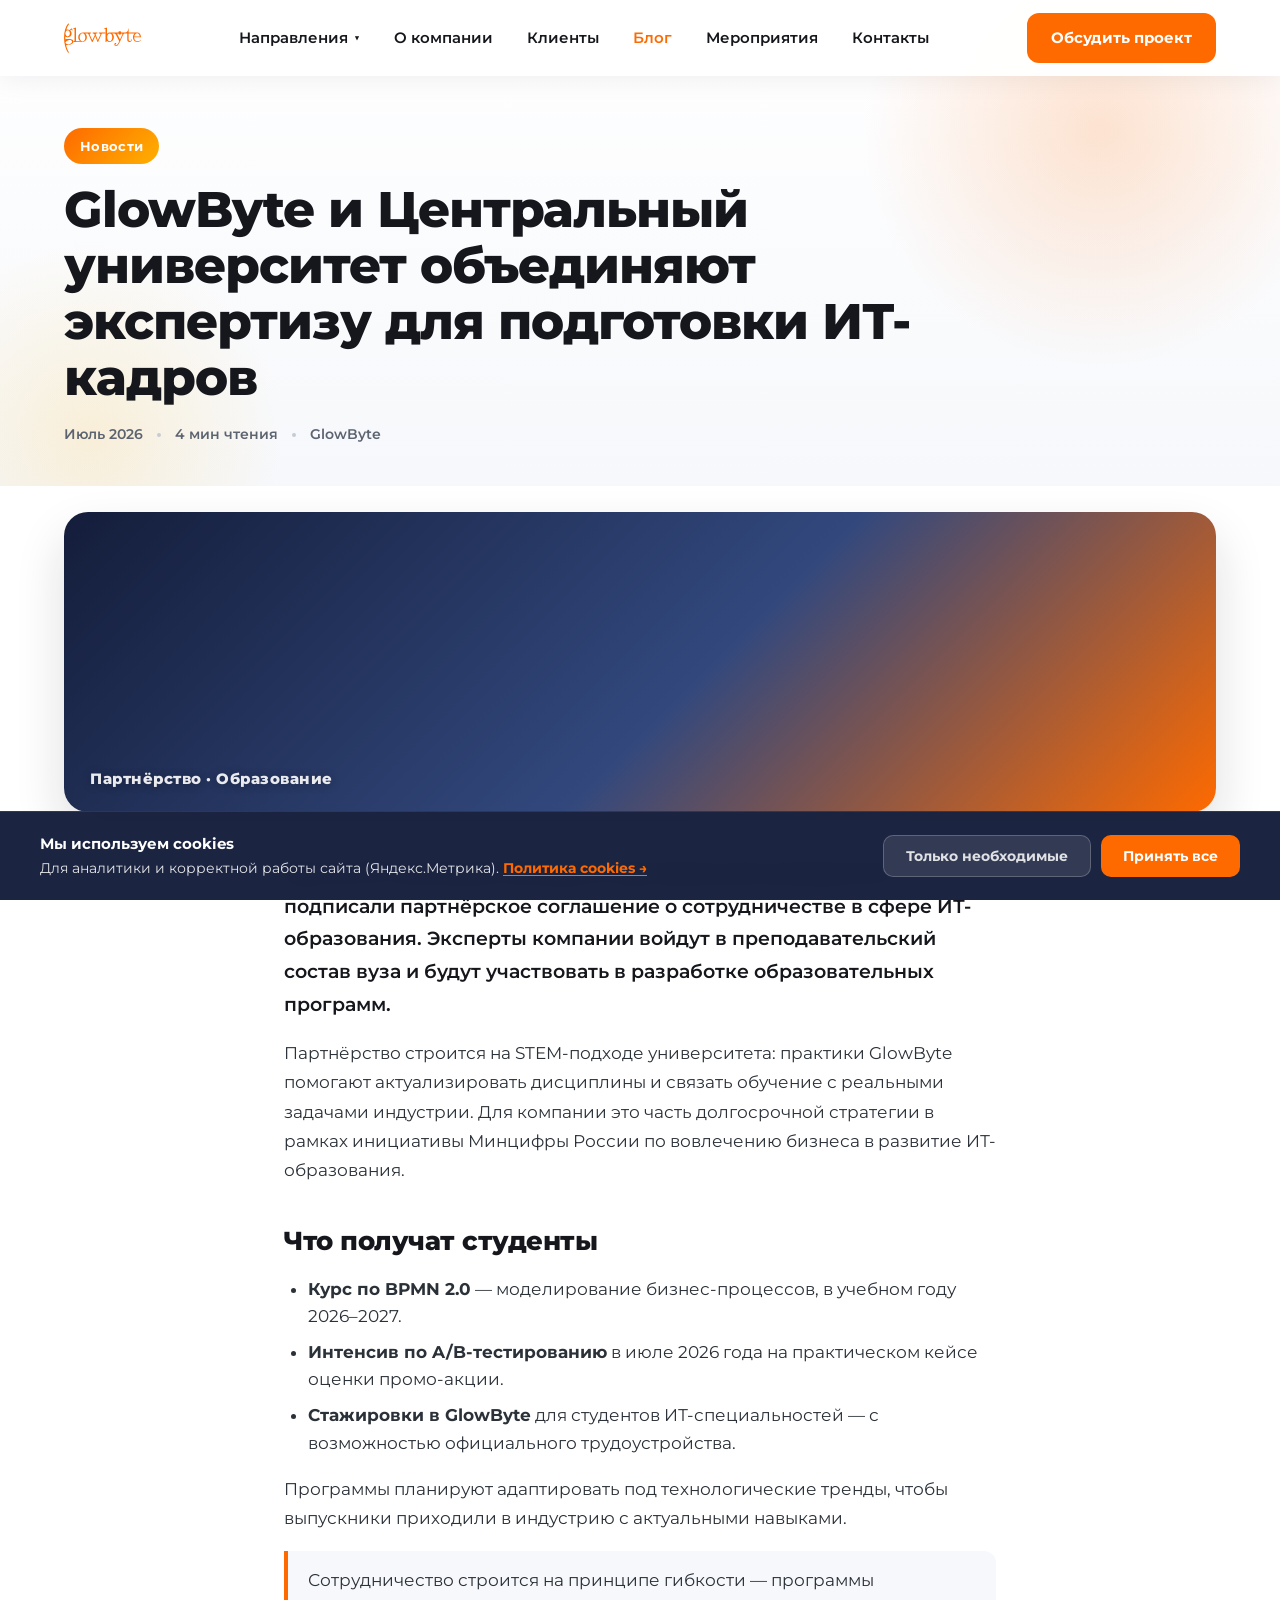
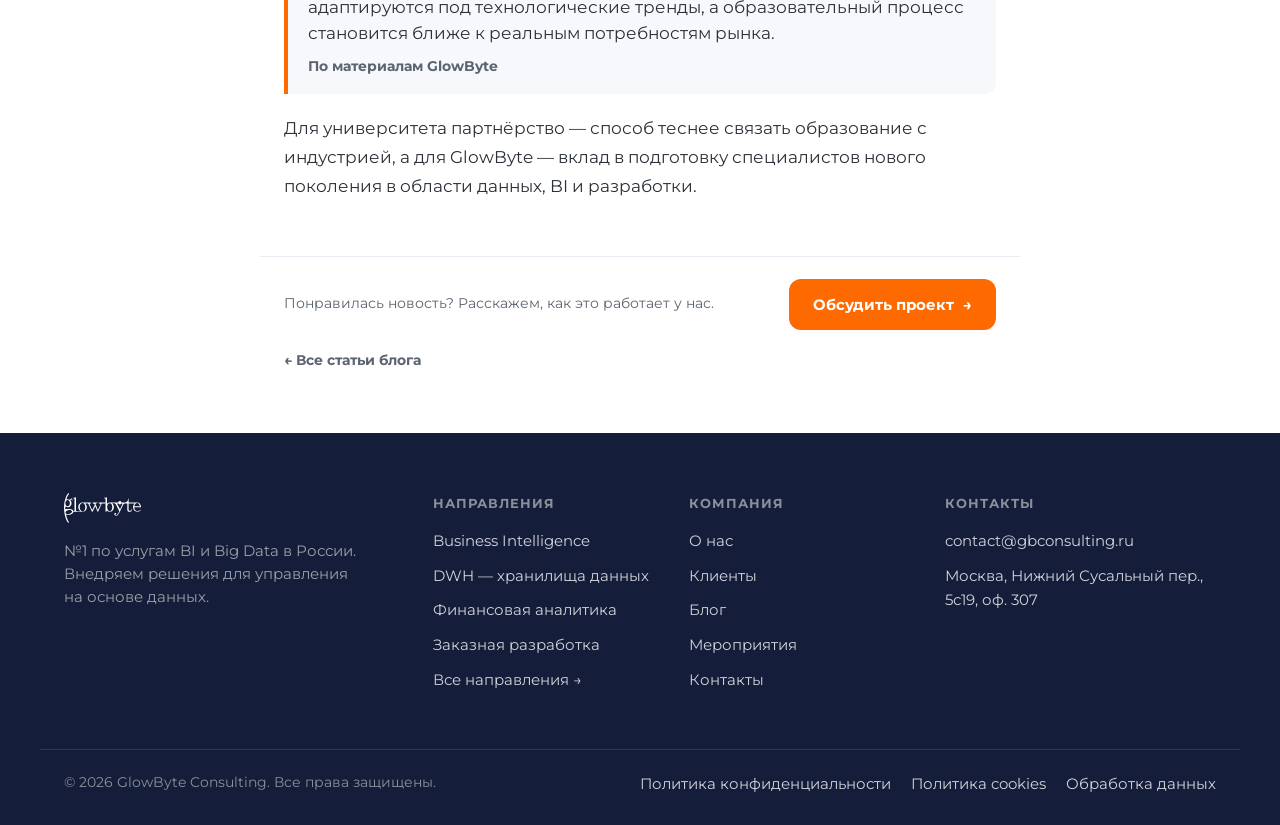
<file: post-central-university.html>
<!DOCTYPE html>
<html lang="ru">
<head>
<meta charset="UTF-8">
<meta name="viewport" content="width=device-width, initial-scale=1.0">
<title>GlowByte и Центральный университет объединяют экспертизу — Блог GlowByte</title>
<meta name="description" content="GlowByte и Центральный университет подписали соглашение о подготовке ИТ-кадров: курсы, интенсивы и стажировки с трудоустройством.">
<link rel="preconnect" href="https://fonts.googleapis.com">
<link rel="preconnect" href="https://fonts.gstatic.com" crossorigin>
<link href="https://fonts.googleapis.com/css2?family=Montserrat:wght@400;500;600;700;800;900&display=swap" rel="stylesheet">
<link rel="stylesheet" href="assets/site.css?v=2">
</head>
<body>

<!-- ===== Header ===== -->
<header id="hdr">
  <div class="wrap nav">
    <a href="index.html" class="logo" aria-label="GlowByte">
      <img class="l-white" src="assets/logo-white.svg" alt="GlowByte">
      <img class="l-orange" src="assets/logo-orange.svg" alt="GlowByte">
    </a>
    <nav class="menu">
      <div class="has-mega">
        <span>Направления <span class="chev">▼</span></span>
        <div class="mega">
          <div class="mega-head"><h4>17 практик · BI и Big Data</h4><a href="index.html#directions">Все направления →</a></div>
          <div class="mega-grid" id="megaGrid"></div>
        </div>
      </div>
      <a href="index.html#why">О компании</a>
      <a href="index.html#clients">Клиенты</a>
      <a href="blog.html" class="active">Блог</a>
      <a href="events.html">Мероприятия</a>
      <a href="contacts.html">Контакты</a>
    </nav>
    <div class="nav-right">
      <a href="index.html#cta" class="btn btn-primary" style="padding:11px 22px;font-size:15px">Обсудить проект</a>
      <button class="burger" id="burger">☰</button>
    </div>
  </div>
</header>

<!-- ===== Article hero ===== -->
<section class="article-hero">
  <div class="wrap">
    <span class="art-cat">Новости</span>
    <h1>GlowByte и Центральный университет объединяют экспертизу для подготовки ИТ-кадров</h1>
    <div class="art-meta"><span>Июль 2026</span><span class="sep"></span><span>4 мин чтения</span><span class="sep"></span><span>GlowByte</span></div>
  </div>
</section>
<div class="art-cover">
  <div class="band" style="background:linear-gradient(135deg,#141d3a,#32487D 55%,#FE6A00)"><span>Партнёрство · Образование</span></div>
</div>

<!-- ===== Article body ===== -->
<article class="article">
  <p class="lead-p">Группа ИТ-компаний GlowByte и Центральный университет подписали партнёрское соглашение о сотрудничестве в сфере ИТ-образования. Эксперты компании войдут в преподавательский состав вуза и будут участвовать в разработке образовательных программ.</p>

  <p>Партнёрство строится на STEM-подходе университета: практики GlowByte помогают актуализировать дисциплины и связать обучение с реальными задачами индустрии. Для компании это часть долгосрочной стратегии в рамках инициативы Минцифры России по вовлечению бизнеса в развитие ИТ-образования.</p>

  <h2>Что получат студенты</h2>
  <ul>
    <li><b>Курс по BPMN 2.0</b> — моделирование бизнес-процессов, в учебном году 2026–2027.</li>
    <li><b>Интенсив по A/B-тестированию</b> в июле 2026 года на практическом кейсе оценки промо-акции.</li>
    <li><b>Стажировки в GlowByte</b> для студентов ИТ-специальностей — с возможностью официального трудоустройства.</li>
  </ul>

  <p>Программы планируют адаптировать под технологические тренды, чтобы выпускники приходили в индустрию с актуальными навыками.</p>

  <blockquote>
    Сотрудничество строится на принципе гибкости — программы адаптируются под технологические тренды, а образовательный процесс становится ближе к реальным потребностям рынка.
    <cite>По материалам GlowByte</cite>
  </blockquote>

  <p>Для университета партнёрство — способ теснее связать образование с индустрией, а для GlowByte — вклад в подготовку специалистов нового поколения в области данных, BI и разработки.</p>
</article>

<div class="art-foot">
  <span class="src">Понравилась новость? Расскажем, как это работает у нас.</span>
  <a href="index.html#cta" class="btn btn-primary" style="padding:12px 22px;font-size:15px">Обсудить проект <span class="ar">→</span></a>
</div>
<div class="art-back"><a href="blog.html">← Все статьи блога</a></div>

<!-- ===== Footer ===== -->
<footer id="contacts" style="margin-top:60px">
  <div class="wrap fg">
    <div>
      <img src="assets/logo-white.svg" alt="GlowByte" style="height:30px;width:auto;display:block">
      <p style="color:#9aa0a8;margin-top:16px;max-width:300px;font-size:15px">№1 по услугам BI и Big Data в России. Внедряем решения для управления на основе данных.</p>
    </div>
    <div>
      <h5>Направления</h5>
      <ul>
        <li><a href="business-intelligence.html">Business Intelligence</a></li>
        <li><a href="dwh.html">DWH — хранилища данных</a></li>
        <li><a href="finansovaya-analitika.html">Финансовая аналитика</a></li>
        <li><a href="zakaznaya-razrabotka.html">Заказная разработка</a></li>
        <li><a href="index.html#directions">Все направления →</a></li>
      </ul>
    </div>
    <div>
      <h5>Компания</h5>
      <ul>
        <li><a href="index.html#why">О нас</a></li>
        <li><a href="index.html#clients">Клиенты</a></li>
        <li><a href="blog.html">Блог</a></li>
        <li><a href="events.html">Мероприятия</a></li>
        <li><a href="index.html#cta">Контакты</a></li>
      </ul>
    </div>
    <div>
      <h5>Контакты</h5>
      <ul>
        <li><a href="mailto:contact@gbconsulting.ru">contact@gbconsulting.ru</a></li>
        <li><a href="#">Москва, Нижний Сусальный пер., 5с19, оф. 307</a></li>
      </ul>
    </div>
  </div>
  <div class="wrap fb"><span>© 2026 GlowByte Consulting. Все права защищены.</span><div style="display:flex;gap:20px;flex-wrap:wrap"><a href="policy.html">Политика конфиденциальности</a><a href="cookies.html">Политика cookies</a><a href="data-policy.html">Обработка данных</a></div></div>
</footer>

<script src="assets/site.js?v=3"></script>
</body>
</html>
</file>
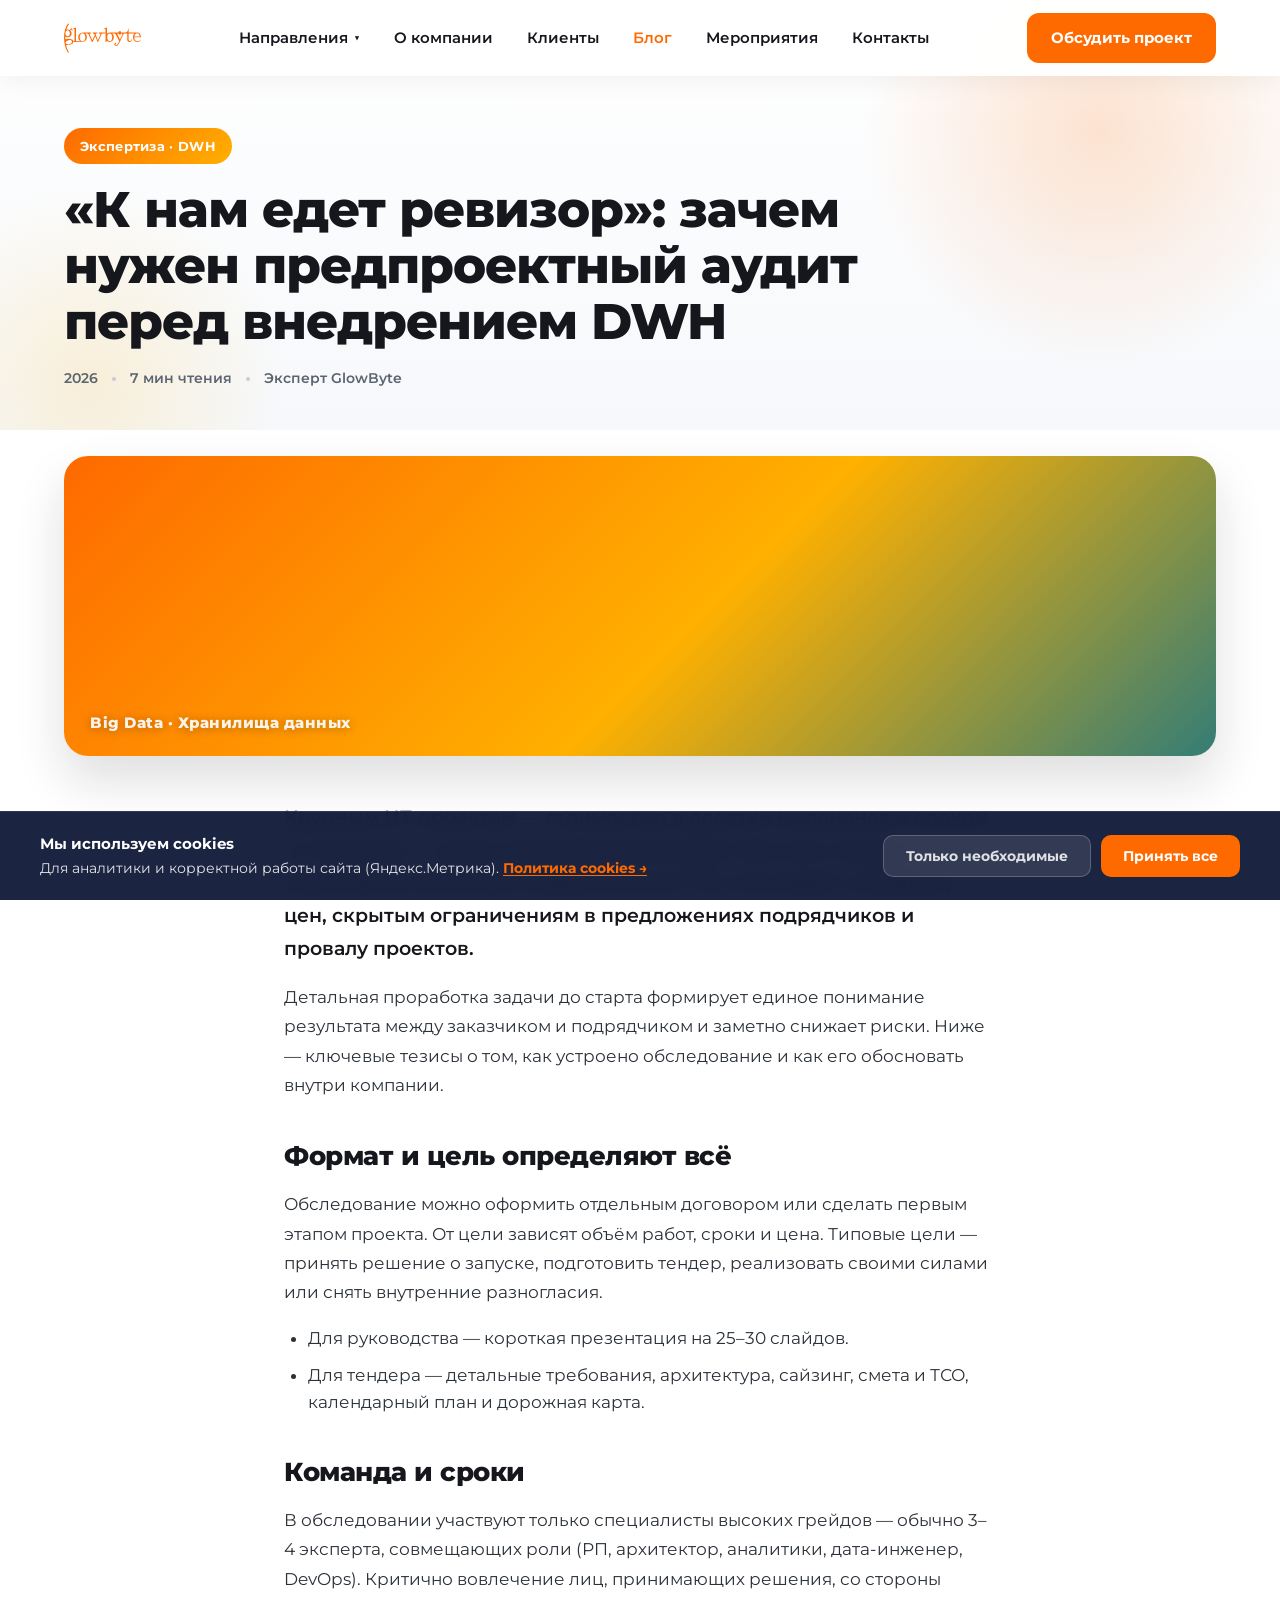
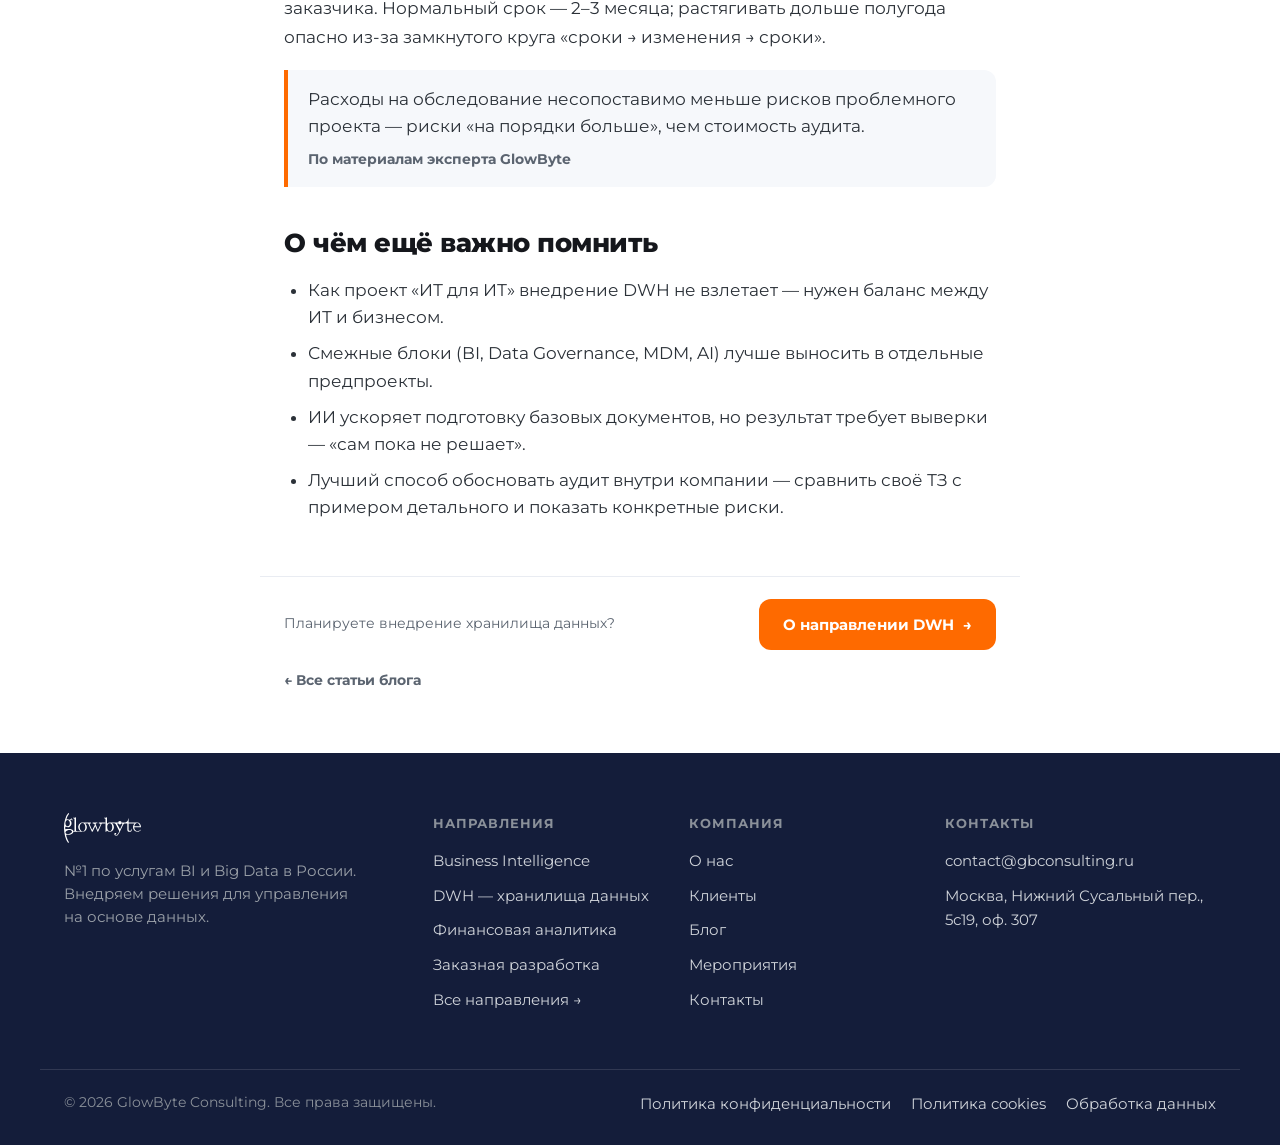
<file: post-dwh-audit.html>
<!DOCTYPE html>
<html lang="ru">
<head>
<meta charset="UTF-8">
<meta name="viewport" content="width=device-width, initial-scale=1.0">
<title>Зачем нужен предпроектный аудит перед внедрением DWH — Блог GlowByte</title>
<meta name="description" content="Почему серьёзным ИТ-проектам нужен предпроектный аудит: цели, сроки, состав команды и как обосновать обследование до старта внедрения DWH.">
<link rel="preconnect" href="https://fonts.googleapis.com">
<link rel="preconnect" href="https://fonts.gstatic.com" crossorigin>
<link href="https://fonts.googleapis.com/css2?family=Montserrat:wght@400;500;600;700;800;900&display=swap" rel="stylesheet">
<link rel="stylesheet" href="assets/site.css?v=2">
</head>
<body>

<!-- ===== Header ===== -->
<header id="hdr">
  <div class="wrap nav">
    <a href="index.html" class="logo" aria-label="GlowByte">
      <img class="l-white" src="assets/logo-white.svg" alt="GlowByte">
      <img class="l-orange" src="assets/logo-orange.svg" alt="GlowByte">
    </a>
    <nav class="menu">
      <div class="has-mega">
        <span>Направления <span class="chev">▼</span></span>
        <div class="mega">
          <div class="mega-head"><h4>17 практик · BI и Big Data</h4><a href="index.html#directions">Все направления →</a></div>
          <div class="mega-grid" id="megaGrid"></div>
        </div>
      </div>
      <a href="index.html#why">О компании</a>
      <a href="index.html#clients">Клиенты</a>
      <a href="blog.html" class="active">Блог</a>
      <a href="events.html">Мероприятия</a>
      <a href="contacts.html">Контакты</a>
    </nav>
    <div class="nav-right">
      <a href="index.html#cta" class="btn btn-primary" style="padding:11px 22px;font-size:15px">Обсудить проект</a>
      <button class="burger" id="burger">☰</button>
    </div>
  </div>
</header>

<!-- ===== Article hero ===== -->
<section class="article-hero">
  <div class="wrap">
    <span class="art-cat">Экспертиза · DWH</span>
    <h1>«К нам едет ревизор»: зачем нужен предпроектный аудит перед внедрением DWH</h1>
    <div class="art-meta"><span>2026</span><span class="sep"></span><span>7 мин чтения</span><span class="sep"></span><span>Эксперт GlowByte</span></div>
  </div>
</section>
<div class="art-cover">
  <div class="band" style="background:linear-gradient(135deg,#FE6A00,#FFB000 55%,#337D76)"><span>Big Data · Хранилища данных</span></div>
</div>

<!-- ===== Article body ===== -->
<article class="article">
  <p class="lead-p">Крупным ИТ-проектам — стоимостью в десятки миллионов и сроком от полугода — нужен предпроектный аудит. Без него тендер запускается на основе поверхностного ТЗ, а это ведёт к разбросу цен, скрытым ограничениям в предложениях подрядчиков и провалу проектов.</p>

  <p>Детальная проработка задачи до старта формирует единое понимание результата между заказчиком и подрядчиком и заметно снижает риски. Ниже — ключевые тезисы о том, как устроено обследование и как его обосновать внутри компании.</p>

  <h2>Формат и цель определяют всё</h2>
  <p>Обследование можно оформить отдельным договором или сделать первым этапом проекта. От цели зависят объём работ, сроки и цена. Типовые цели — принять решение о запуске, подготовить тендер, реализовать своими силами или снять внутренние разногласия.</p>
  <ul>
    <li>Для руководства — короткая презентация на 25–30 слайдов.</li>
    <li>Для тендера — детальные требования, архитектура, сайзинг, смета и ТСО, календарный план и дорожная карта.</li>
  </ul>

  <h2>Команда и сроки</h2>
  <p>В обследовании участвуют только специалисты высоких грейдов — обычно 3–4 эксперта, совмещающих роли (РП, архитектор, аналитики, дата-инженер, DevOps). Критично вовлечение лиц, принимающих решения, со стороны заказчика. Нормальный срок — 2–3 месяца; растягивать дольше полугода опасно из-за замкнутого круга «сроки → изменения → сроки».</p>

  <blockquote>
    Расходы на обследование несопоставимо меньше рисков проблемного проекта — риски «на порядки больше», чем стоимость аудита.
    <cite>По материалам эксперта GlowByte</cite>
  </blockquote>

  <h2>О чём ещё важно помнить</h2>
  <ul>
    <li>Как проект «ИТ для ИТ» внедрение DWH не взлетает — нужен баланс между ИТ и бизнесом.</li>
    <li>Смежные блоки (BI, Data Governance, MDM, AI) лучше выносить в отдельные предпроекты.</li>
    <li>ИИ ускоряет подготовку базовых документов, но результат требует выверки — «сам пока не решает».</li>
    <li>Лучший способ обосновать аудит внутри компании — сравнить своё ТЗ с примером детального и показать конкретные риски.</li>
  </ul>
</article>

<div class="art-foot">
  <span class="src">Планируете внедрение хранилища данных?</span>
  <a href="dwh.html" class="btn btn-primary" style="padding:12px 22px;font-size:15px">О направлении DWH <span class="ar">→</span></a>
</div>
<div class="art-back"><a href="blog.html">← Все статьи блога</a></div>

<!-- ===== Footer ===== -->
<footer id="contacts" style="margin-top:60px">
  <div class="wrap fg">
    <div>
      <img src="assets/logo-white.svg" alt="GlowByte" style="height:30px;width:auto;display:block">
      <p style="color:#9aa0a8;margin-top:16px;max-width:300px;font-size:15px">№1 по услугам BI и Big Data в России. Внедряем решения для управления на основе данных.</p>
    </div>
    <div>
      <h5>Направления</h5>
      <ul>
        <li><a href="business-intelligence.html">Business Intelligence</a></li>
        <li><a href="dwh.html">DWH — хранилища данных</a></li>
        <li><a href="finansovaya-analitika.html">Финансовая аналитика</a></li>
        <li><a href="zakaznaya-razrabotka.html">Заказная разработка</a></li>
        <li><a href="index.html#directions">Все направления →</a></li>
      </ul>
    </div>
    <div>
      <h5>Компания</h5>
      <ul>
        <li><a href="index.html#why">О нас</a></li>
        <li><a href="index.html#clients">Клиенты</a></li>
        <li><a href="blog.html">Блог</a></li>
        <li><a href="events.html">Мероприятия</a></li>
        <li><a href="index.html#cta">Контакты</a></li>
      </ul>
    </div>
    <div>
      <h5>Контакты</h5>
      <ul>
        <li><a href="mailto:contact@gbconsulting.ru">contact@gbconsulting.ru</a></li>
        <li><a href="#">Москва, Нижний Сусальный пер., 5с19, оф. 307</a></li>
      </ul>
    </div>
  </div>
  <div class="wrap fb"><span>© 2026 GlowByte Consulting. Все права защищены.</span><div style="display:flex;gap:20px;flex-wrap:wrap"><a href="policy.html">Политика конфиденциальности</a><a href="cookies.html">Политика cookies</a><a href="data-policy.html">Обработка данных</a></div></div>
</footer>

<script src="assets/site.js?v=3"></script>
</body>
</html>
</file>
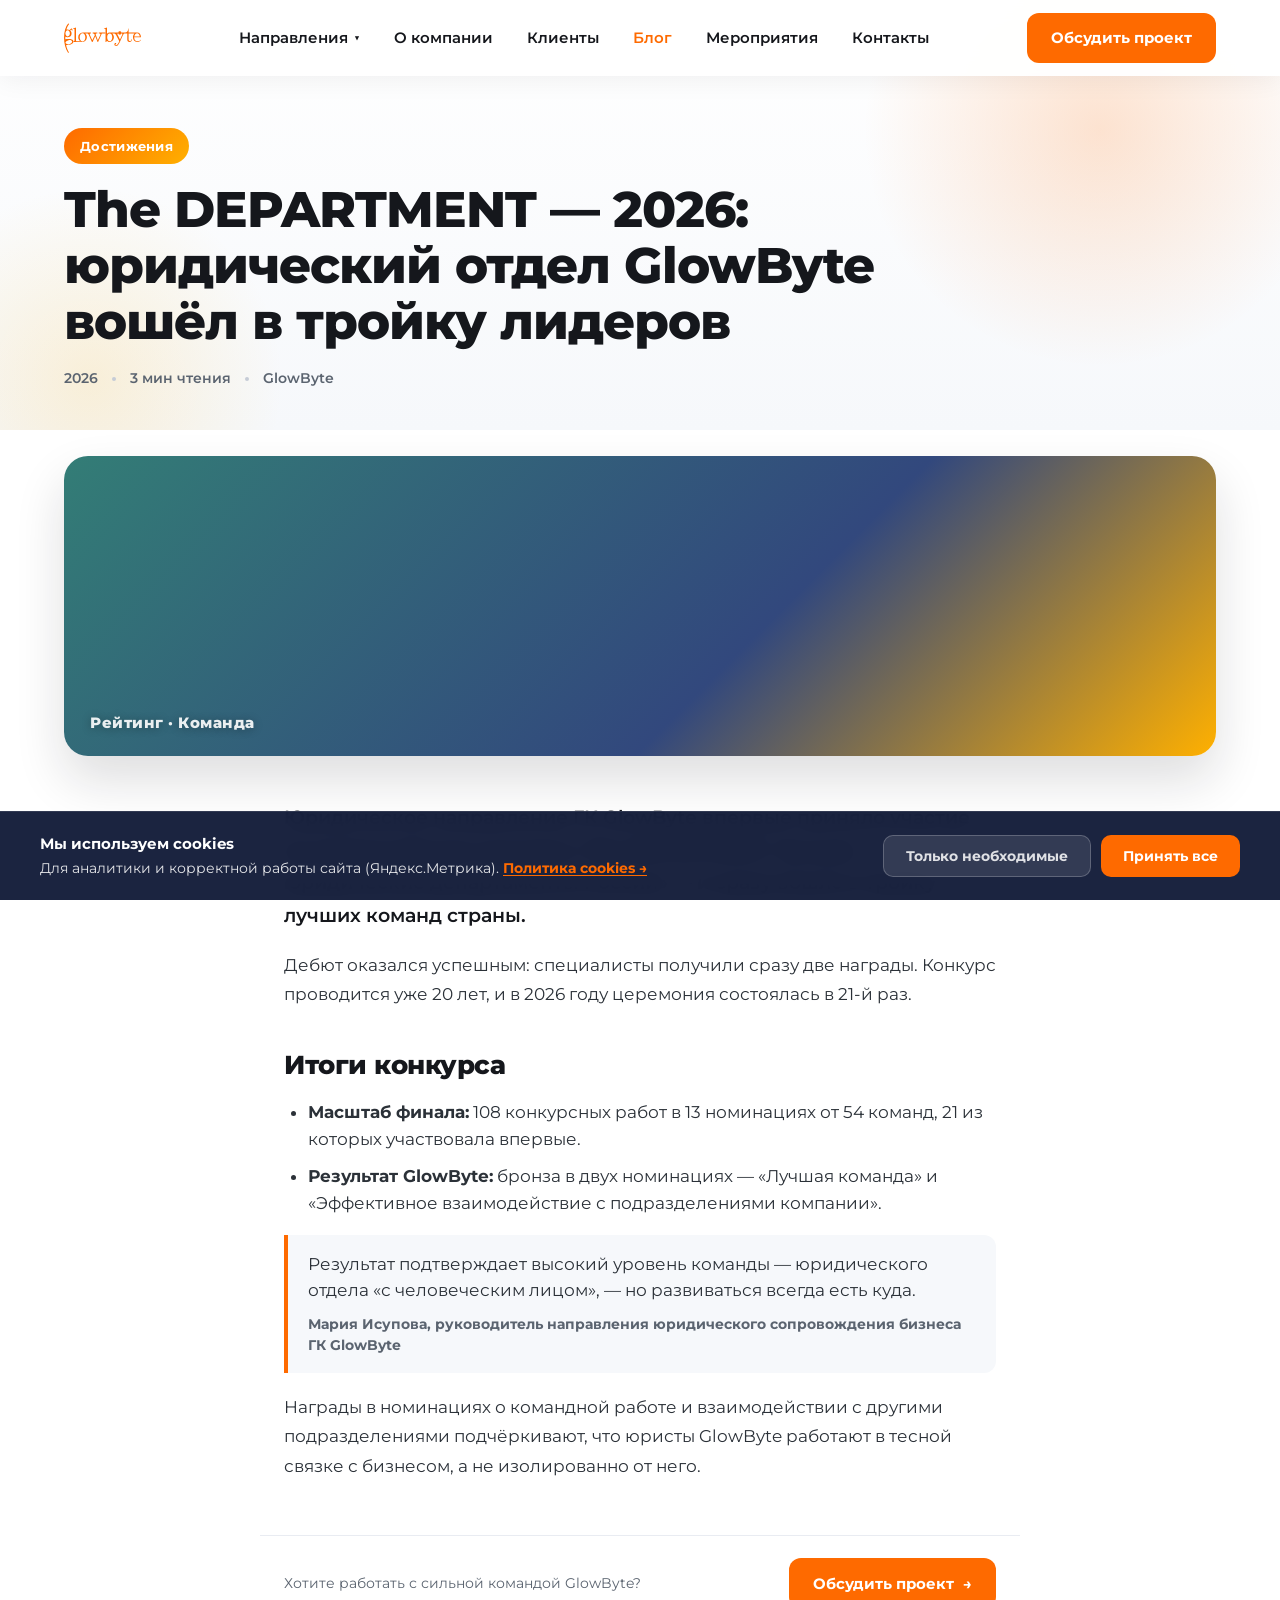
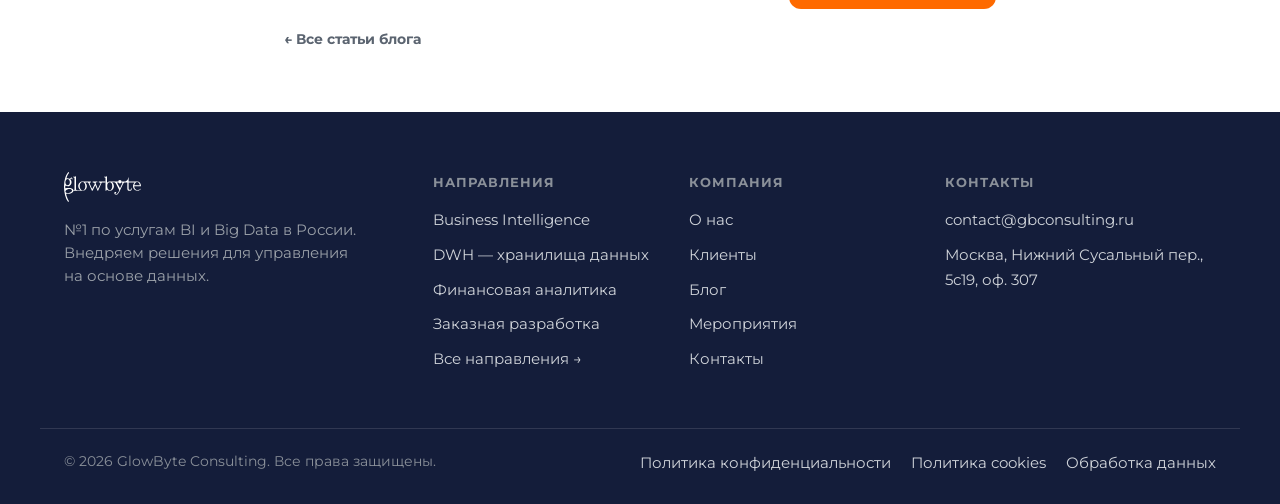
<file: post-the-department-2026.html>
<!DOCTYPE html>
<html lang="ru">
<head>
<meta charset="UTF-8">
<meta name="viewport" content="width=device-width, initial-scale=1.0">
<title>The DEPARTMENT 2026: юротдел GlowByte в тройке лидеров — Блог GlowByte</title>
<meta name="description" content="Юридическое направление GlowByte дебютировало на конкурсе The DEPARTMENT 2026 и вошло в тройку лучших юридических департаментов России.">
<link rel="preconnect" href="https://fonts.googleapis.com">
<link rel="preconnect" href="https://fonts.gstatic.com" crossorigin>
<link href="https://fonts.googleapis.com/css2?family=Montserrat:wght@400;500;600;700;800;900&display=swap" rel="stylesheet">
<link rel="stylesheet" href="assets/site.css?v=2">
</head>
<body>

<!-- ===== Header ===== -->
<header id="hdr">
  <div class="wrap nav">
    <a href="index.html" class="logo" aria-label="GlowByte">
      <img class="l-white" src="assets/logo-white.svg" alt="GlowByte">
      <img class="l-orange" src="assets/logo-orange.svg" alt="GlowByte">
    </a>
    <nav class="menu">
      <div class="has-mega">
        <span>Направления <span class="chev">▼</span></span>
        <div class="mega">
          <div class="mega-head"><h4>17 практик · BI и Big Data</h4><a href="index.html#directions">Все направления →</a></div>
          <div class="mega-grid" id="megaGrid"></div>
        </div>
      </div>
      <a href="index.html#why">О компании</a>
      <a href="index.html#clients">Клиенты</a>
      <a href="blog.html" class="active">Блог</a>
      <a href="events.html">Мероприятия</a>
      <a href="contacts.html">Контакты</a>
    </nav>
    <div class="nav-right">
      <a href="index.html#cta" class="btn btn-primary" style="padding:11px 22px;font-size:15px">Обсудить проект</a>
      <button class="burger" id="burger">☰</button>
    </div>
  </div>
</header>

<!-- ===== Article hero ===== -->
<section class="article-hero">
  <div class="wrap">
    <span class="art-cat">Достижения</span>
    <h1>The DEPARTMENT&nbsp;— 2026: юридический отдел GlowByte вошёл в тройку лидеров</h1>
    <div class="art-meta"><span>2026</span><span class="sep"></span><span>3 мин чтения</span><span class="sep"></span><span>GlowByte</span></div>
  </div>
</section>
<div class="art-cover">
  <div class="band" style="background:linear-gradient(135deg,#337D76,#32487D 60%,#FFB000)"><span>Рейтинг · Команда</span></div>
</div>

<!-- ===== Article body ===== -->
<article class="article">
  <p class="lead-p">Юридическое направление ГК GlowByte впервые приняло участие во всероссийском конкурсе «The DEPARTMENT. Лучшие юридические департаменты России» — и сразу вошло в тройку лучших команд страны.</p>

  <p>Дебют оказался успешным: специалисты получили сразу две награды. Конкурс проводится уже 20 лет, и в 2026 году церемония состоялась в 21-й раз.</p>

  <h2>Итоги конкурса</h2>
  <ul>
    <li><b>Масштаб финала:</b> 108 конкурсных работ в 13 номинациях от 54 команд, 21 из которых участвовала впервые.</li>
    <li><b>Результат GlowByte:</b> бронза в двух номинациях — «Лучшая команда» и «Эффективное взаимодействие с подразделениями компании».</li>
  </ul>

  <blockquote>
    Результат подтверждает высокий уровень команды — юридического отдела «с человеческим лицом», — но развиваться всегда есть куда.
    <cite>Мария Исупова, руководитель направления юридического сопровождения бизнеса ГК GlowByte</cite>
  </blockquote>

  <p>Награды в номинациях о командной работе и взаимодействии с другими подразделениями подчёркивают, что юристы GlowByte работают в тесной связке с бизнесом, а не изолированно от него.</p>
</article>

<div class="art-foot">
  <span class="src">Хотите работать с сильной командой GlowByte?</span>
  <a href="index.html#cta" class="btn btn-primary" style="padding:12px 22px;font-size:15px">Обсудить проект <span class="ar">→</span></a>
</div>
<div class="art-back"><a href="blog.html">← Все статьи блога</a></div>

<!-- ===== Footer ===== -->
<footer id="contacts" style="margin-top:60px">
  <div class="wrap fg">
    <div>
      <img src="assets/logo-white.svg" alt="GlowByte" style="height:30px;width:auto;display:block">
      <p style="color:#9aa0a8;margin-top:16px;max-width:300px;font-size:15px">№1 по услугам BI и Big Data в России. Внедряем решения для управления на основе данных.</p>
    </div>
    <div>
      <h5>Направления</h5>
      <ul>
        <li><a href="business-intelligence.html">Business Intelligence</a></li>
        <li><a href="dwh.html">DWH — хранилища данных</a></li>
        <li><a href="finansovaya-analitika.html">Финансовая аналитика</a></li>
        <li><a href="zakaznaya-razrabotka.html">Заказная разработка</a></li>
        <li><a href="index.html#directions">Все направления →</a></li>
      </ul>
    </div>
    <div>
      <h5>Компания</h5>
      <ul>
        <li><a href="index.html#why">О нас</a></li>
        <li><a href="index.html#clients">Клиенты</a></li>
        <li><a href="blog.html">Блог</a></li>
        <li><a href="events.html">Мероприятия</a></li>
        <li><a href="index.html#cta">Контакты</a></li>
      </ul>
    </div>
    <div>
      <h5>Контакты</h5>
      <ul>
        <li><a href="mailto:contact@gbconsulting.ru">contact@gbconsulting.ru</a></li>
        <li><a href="#">Москва, Нижний Сусальный пер., 5с19, оф. 307</a></li>
      </ul>
    </div>
  </div>
  <div class="wrap fb"><span>© 2026 GlowByte Consulting. Все права защищены.</span><div style="display:flex;gap:20px;flex-wrap:wrap"><a href="policy.html">Политика конфиденциальности</a><a href="cookies.html">Политика cookies</a><a href="data-policy.html">Обработка данных</a></div></div>
</footer>

<script src="assets/site.js?v=3"></script>
</body>
</html>
</file>
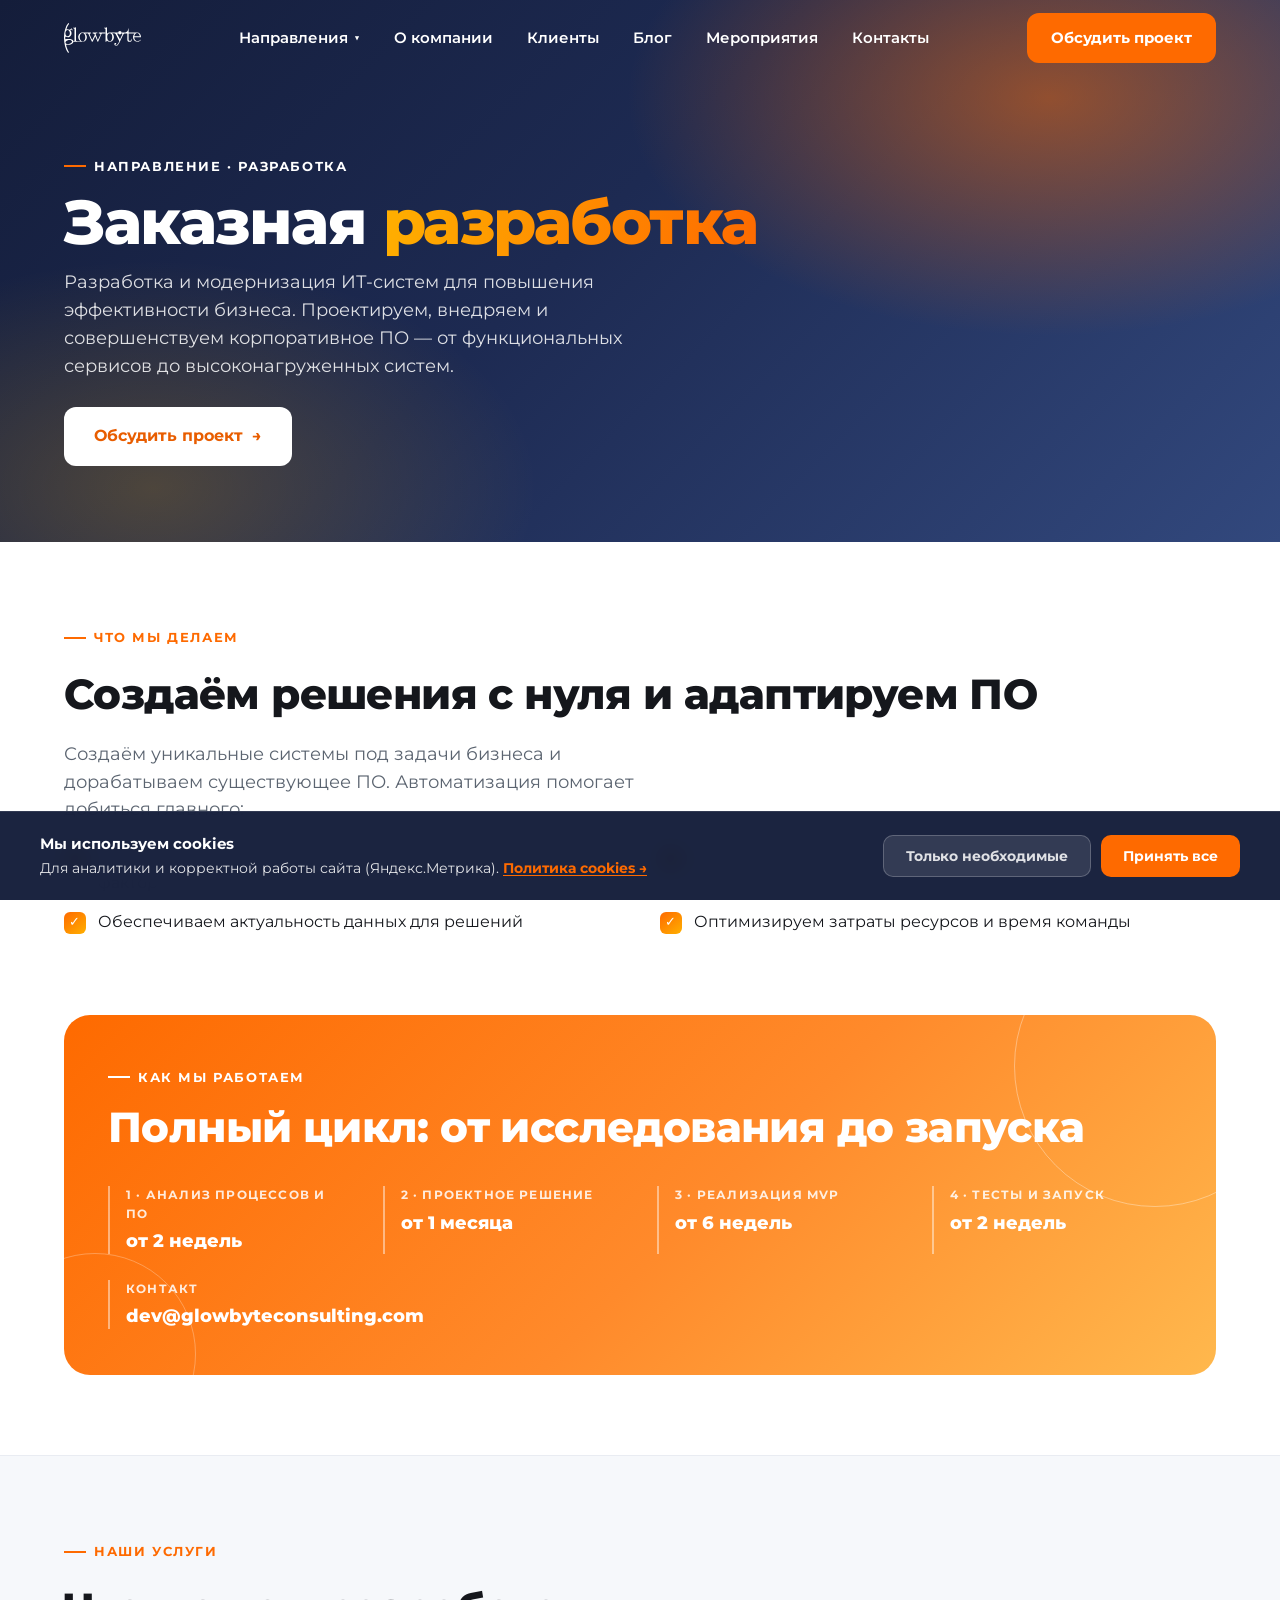
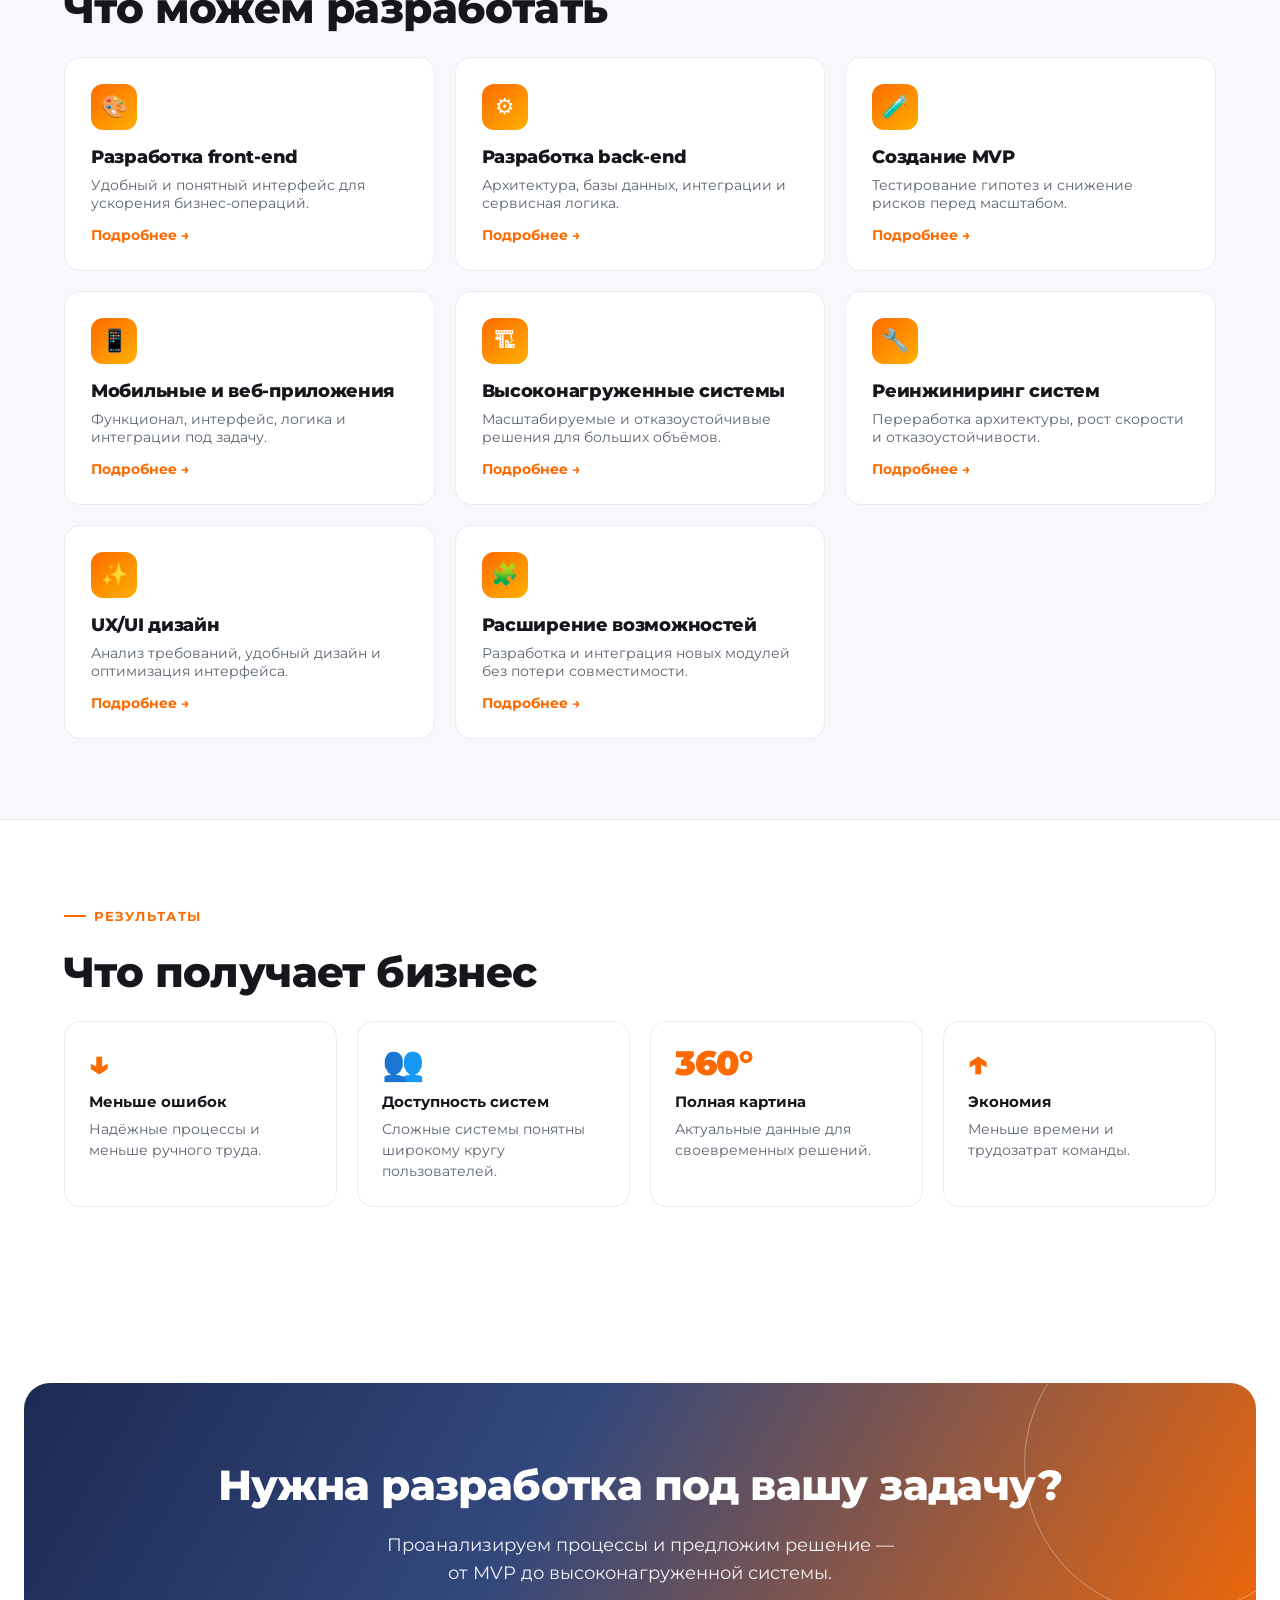
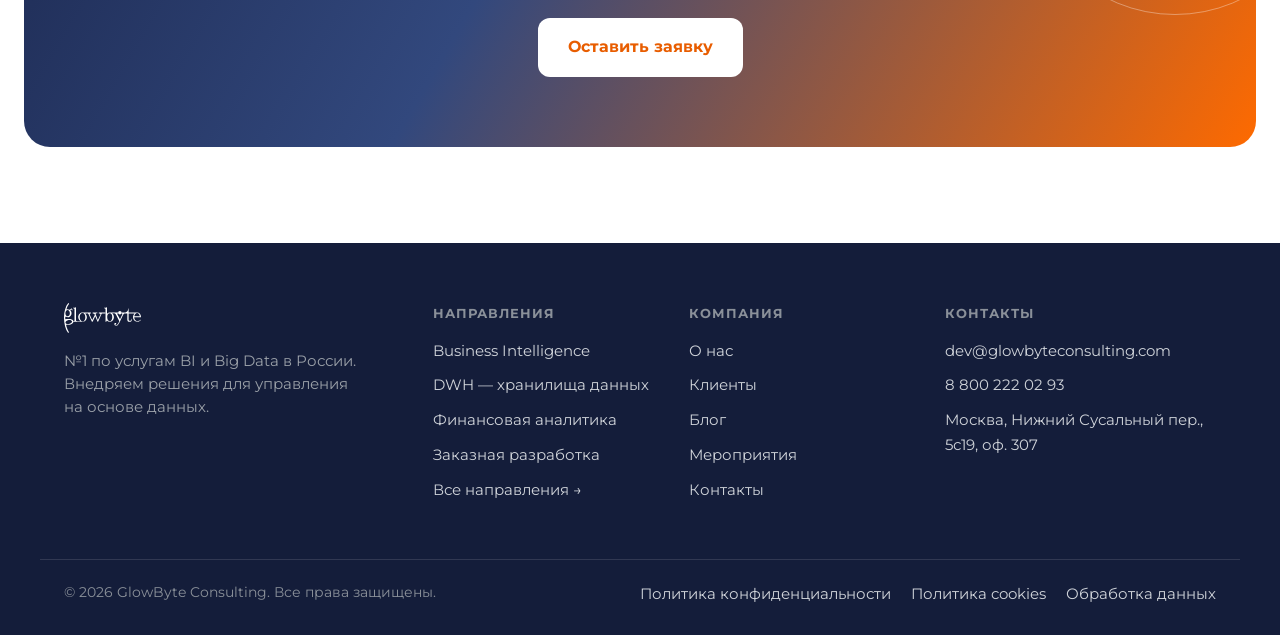
<file: zakaznaya-razrabotka.html>
<!DOCTYPE html>
<html lang="ru">
<head>
<meta charset="UTF-8">
<meta name="viewport" content="width=device-width, initial-scale=1.0">
<title>Заказная разработка ПО — GlowByte</title>
<meta name="description" content="Заказная разработка от GlowByte: проектируем, внедряем и совершенствуем корпоративное ПО — от сервисов до высоконагруженных систем.">
<link rel="preconnect" href="https://fonts.googleapis.com">
<link rel="preconnect" href="https://fonts.gstatic.com" crossorigin>
<link href="https://fonts.googleapis.com/css2?family=Montserrat:wght@400;500;600;700;800;900&display=swap" rel="stylesheet">
<link rel="stylesheet" href="assets/site.css?v=2">
</head>
<body>

<!-- ===== Header ===== -->
<header id="hdr">
  <div class="wrap nav">
    <a href="index.html" class="logo" aria-label="GlowByte">
      <img class="l-white" src="assets/logo-white.svg" alt="GlowByte">
      <img class="l-orange" src="assets/logo-orange.svg" alt="GlowByte">
    </a>
    <nav class="menu">
      <div class="has-mega">
        <span>Направления <span class="chev">▼</span></span>
        <div class="mega">
          <div class="mega-head"><h4>17 практик · BI и Big Data</h4><a href="index.html#directions">Все направления →</a></div>
          <div class="mega-grid" id="megaGrid"></div>
        </div>
      </div>
      <a href="index.html#why">О компании</a>
      <a href="index.html#clients">Клиенты</a>
      <a href="blog.html">Блог</a>
      <a href="events.html">Мероприятия</a>
      <a href="contacts.html">Контакты</a>
    </nav>
    <div class="nav-right">
      <a href="index.html#cta" class="btn btn-primary" style="padding:11px 22px;font-size:15px">Обсудить проект</a>
      <button class="burger" id="burger">☰</button>
    </div>
  </div>
</header>

<!-- ===== Page hero ===== -->
<section class="page-hero">
  <div class="wrap">
    <div class="eyebrow" style="color:#fff">Направление · Разработка</div>
    <h1>Заказная <span class="ac">разработка</span></h1>
    <p class="lead">Разработка и модернизация ИТ-систем для повышения эффективности бизнеса. Проектируем, внедряем и совершенствуем корпоративное ПО — от функциональных сервисов до высоконагруженных систем.</p>
    <div style="margin-top:26px"><a href="index.html#cta" class="btn btn-white">Обсудить проект <span class="ar">→</span></a></div>
  </div>
</section>

<!-- ===== О направлении ===== -->
<section class="dir-sec">
  <div class="wrap reveal">
    <span class="eyebrow">Что мы делаем</span>
    <h2>Создаём решения с нуля и адаптируем ПО</h2>
    <p class="lead">Создаём уникальные системы под задачи бизнеса и дорабатываем существующее ПО. Автоматизация помогает добиться главного:</p>
    <ul class="checklist two">
      <li>Снижаем вероятность ошибок — исключаем человеческий фактор</li>
      <li>Упрощаем взаимодействие с ПО — понятные интерфейсы</li>
      <li>Обеспечиваем актуальность данных для решений</li>
      <li>Оптимизируем затраты ресурсов и время команды</li>
    </ul>
  </div>
</section>

<!-- ===== Оранжевый блок фактов ===== -->
<section class="dir-sec" style="padding-top:0">
  <div class="wrap reveal">
    <div class="facts">
      <span class="eyebrow">Как мы работаем</span>
      <h2>Полный цикл: от исследования до запуска</h2>
      <div class="facts-grid">
        <div class="fact"><div class="fl">1 · Анализ процессов и ПО</div><div class="fv">от 2 недель</div></div>
        <div class="fact"><div class="fl">2 · Проектное решение</div><div class="fv">от 1 месяца</div></div>
        <div class="fact"><div class="fl">3 · Реализация MVP</div><div class="fv">от 6 недель</div></div>
        <div class="fact"><div class="fl">4 · Тесты и запуск</div><div class="fv">от 2 недель</div></div>
        <div class="fact"><div class="fl">Контакт</div><div class="fv">dev@glowbyteconsulting.com</div></div>
      </div>
    </div>
  </div>
</section>

<!-- ===== Наши услуги (pop-up) ===== -->
<section class="dir-sec alt">
  <div class="wrap reveal">
    <span class="eyebrow">Наши услуги</span>
    <h2>Что можем разработать</h2>
    <div class="sol-grid">
      <button class="sol-card" data-modal-open="m-dev-1">
        <div class="sc-ico">🎨</div>
        <h3>Разработка front-end</h3>
        <p>Удобный и понятный интерфейс для ускорения бизнес-операций.</p>
        <span class="sc-more">Подробнее →</span>
      </button>
      <button class="sol-card" data-modal-open="m-dev-2">
        <div class="sc-ico">⚙️</div>
        <h3>Разработка back-end</h3>
        <p>Архитектура, базы данных, интеграции и сервисная логика.</p>
        <span class="sc-more">Подробнее →</span>
      </button>
      <button class="sol-card" data-modal-open="m-dev-3">
        <div class="sc-ico">🧪</div>
        <h3>Создание MVP</h3>
        <p>Тестирование гипотез и снижение рисков перед масштабом.</p>
        <span class="sc-more">Подробнее →</span>
      </button>
      <button class="sol-card" data-modal-open="m-dev-4">
        <div class="sc-ico">📱</div>
        <h3>Мобильные и веб-приложения</h3>
        <p>Функционал, интерфейс, логика и интеграции под задачу.</p>
        <span class="sc-more">Подробнее →</span>
      </button>
      <button class="sol-card" data-modal-open="m-dev-5">
        <div class="sc-ico">🏗</div>
        <h3>Высоконагруженные системы</h3>
        <p>Масштабируемые и отказоустойчивые решения для больших объёмов.</p>
        <span class="sc-more">Подробнее →</span>
      </button>
      <button class="sol-card" data-modal-open="m-dev-6">
        <div class="sc-ico">🔧</div>
        <h3>Реинжиниринг систем</h3>
        <p>Переработка архитектуры, рост скорости и отказоустойчивости.</p>
        <span class="sc-more">Подробнее →</span>
      </button>
      <button class="sol-card" data-modal-open="m-dev-7">
        <div class="sc-ico">✨</div>
        <h3>UX/UI дизайн</h3>
        <p>Анализ требований, удобный дизайн и оптимизация интерфейса.</p>
        <span class="sc-more">Подробнее →</span>
      </button>
      <button class="sol-card" data-modal-open="m-dev-8">
        <div class="sc-ico">🧩</div>
        <h3>Расширение возможностей</h3>
        <p>Разработка и интеграция новых модулей без потери совместимости.</p>
        <span class="sc-more">Подробнее →</span>
      </button>
    </div>
  </div>
</section>

<!-- ===== Результаты ===== -->
<section class="dir-sec">
  <div class="wrap reveal">
    <span class="eyebrow">Результаты</span>
    <h2>Что получает бизнес</h2>
    <div class="ben-grid">
      <div class="ben"><div class="bn">↓</div><h4>Меньше ошибок</h4><p>Надёжные процессы и меньше ручного труда.</p></div>
      <div class="ben"><div class="bn">👥</div><h4>Доступность систем</h4><p>Сложные системы понятны широкому кругу пользователей.</p></div>
      <div class="ben"><div class="bn">360°</div><h4>Полная картина</h4><p>Актуальные данные для своевременных решений.</p></div>
      <div class="ben"><div class="bn">↑</div><h4>Экономия</h4><p>Меньше времени и трудозатрат команды.</p></div>
    </div>
  </div>
</section>

<!-- ===== CTA ===== -->
<section>
  <div class="cta reveal">
    <h2>Нужна разработка под вашу задачу?</h2>
    <p>Проанализируем процессы и предложим решение — от MVP до высоконагруженной системы.</p>
    <a href="index.html#cta" class="btn btn-white">Оставить заявку</a>
  </div>
</section>

<!-- ===== Footer ===== -->
<footer id="contacts">
  <div class="wrap fg">
    <div>
      <img src="assets/logo-white.svg" alt="GlowByte" style="height:30px;width:auto;display:block">
      <p style="color:#9aa0a8;margin-top:16px;max-width:300px;font-size:15px">№1 по услугам BI и Big Data в России. Внедряем решения для управления на основе данных.</p>
    </div>
    <div>
      <h5>Направления</h5>
      <ul>
        <li><a href="business-intelligence.html">Business Intelligence</a></li>
        <li><a href="dwh.html">DWH — хранилища данных</a></li>
        <li><a href="finansovaya-analitika.html">Финансовая аналитика</a></li>
        <li><a href="zakaznaya-razrabotka.html">Заказная разработка</a></li>
        <li><a href="index.html#directions">Все направления →</a></li>
      </ul>
    </div>
    <div>
      <h5>Компания</h5>
      <ul>
        <li><a href="index.html#why">О нас</a></li>
        <li><a href="index.html#clients">Клиенты</a></li>
        <li><a href="blog.html">Блог</a></li>
        <li><a href="events.html">Мероприятия</a></li>
        <li><a href="index.html#cta">Контакты</a></li>
      </ul>
    </div>
    <div>
      <h5>Контакты</h5>
      <ul>
        <li><a href="mailto:dev@glowbyteconsulting.com">dev@glowbyteconsulting.com</a></li>
        <li><a href="tel:88002220293">8 800 222 02 93</a></li>
        <li><a href="#">Москва, Нижний Сусальный пер., 5с19, оф. 307</a></li>
      </ul>
    </div>
  </div>
  <div class="wrap fb"><span>© 2026 GlowByte Consulting. Все права защищены.</span><div style="display:flex;gap:20px;flex-wrap:wrap"><a href="policy.html">Политика конфиденциальности</a><a href="cookies.html">Политика cookies</a><a href="data-policy.html">Обработка данных</a></div></div>
</footer>

<!-- ===== Pop-up окна ===== -->
<div class="modal" id="m-dev-1"><div class="modal-box">
  <button class="m-close" data-modal-close aria-label="Закрыть">×</button>
  <div class="m-ico">🎨</div><h3>Разработка front-end</h3>
  <p>Создаём удобный и понятный интерфейс, который ускоряет бизнес-операции и снижает нагрузку на пользователей.</p>
  <ul><li>Проектирование пользовательских сценариев</li><li>Адаптивная вёрстка и производительность</li><li>Интеграция с back-end и внешними сервисами</li></ul>
  <a href="index.html#cta" class="btn btn-primary" data-modal-close>Обсудить <span class="ar">→</span></a>
</div></div>

<div class="modal" id="m-dev-2"><div class="modal-box">
  <button class="m-close" data-modal-close aria-label="Закрыть">×</button>
  <div class="m-ico">⚙️</div><h3>Разработка back-end</h3>
  <p>Проектируем архитектуру, базы данных, интеграции и сервисную логику с упором на безопасность, стабильность и масштабируемость.</p>
  <ul><li>Проектирование архитектуры и API</li><li>Базы данных и интеграции</li><li>Безопасность и отказоустойчивость</li></ul>
  <a href="index.html#cta" class="btn btn-primary" data-modal-close>Обсудить <span class="ar">→</span></a>
</div></div>

<div class="modal" id="m-dev-3"><div class="modal-box">
  <button class="m-close" data-modal-close aria-label="Закрыть">×</button>
  <div class="m-ico">🧪</div><h3>Создание MVP</h3>
  <p>Быстро запускаем минимальный жизнеспособный продукт, чтобы проверить гипотезы, собрать аналитику и снизить риски перед масштабной разработкой.</p>
  <ul><li>Определение ключевых гипотез</li><li>Быстрый запуск и сбор обратной связи</li><li>Основа для дальнейшего развития</li></ul>
  <a href="index.html#cta" class="btn btn-primary" data-modal-close>Обсудить <span class="ar">→</span></a>
</div></div>

<div class="modal" id="m-dev-4"><div class="modal-box">
  <button class="m-close" data-modal-close aria-label="Закрыть">×</button>
  <div class="m-ico">📱</div><h3>Мобильные и веб-приложения</h3>
  <p>Проектируем функционал, интерфейс, логику и интеграции приложений под задачи бизнеса и его пользователей.</p>
  <ul><li>Веб- и мобильные платформы</li><li>Единый пользовательский опыт</li><li>Интеграции с корпоративными системами</li></ul>
  <a href="index.html#cta" class="btn btn-primary" data-modal-close>Обсудить <span class="ar">→</span></a>
</div></div>

<div class="modal" id="m-dev-5"><div class="modal-box">
  <button class="m-close" data-modal-close aria-label="Закрыть">×</button>
  <div class="m-ico">🏗</div><h3>Высоконагруженные ИТ-решения</h3>
  <p>Строим масштабируемые и отказоустойчивые системы для больших объёмов данных и большого числа одновременных пользователей.</p>
  <ul><li>Горизонтальное масштабирование</li><li>Отказоустойчивая архитектура</li><li>Мониторинг и производительность</li></ul>
  <a href="index.html#cta" class="btn btn-primary" data-modal-close>Обсудить <span class="ar">→</span></a>
</div></div>

<div class="modal" id="m-dev-6"><div class="modal-box">
  <button class="m-close" data-modal-close aria-label="Закрыть">×</button>
  <div class="m-ico">🔧</div><h3>Реинжиниринг систем и архитектуры</h3>
  <p>Оптимизируем логику и алгоритмы, перерабатываем архитектуру, повышаем скорость работы и отказоустойчивость существующих систем.</p>
  <ul><li>Аудит текущей системы</li><li>Оптимизация алгоритмов и архитектуры</li><li>Рост скорости и надёжности</li></ul>
  <a href="index.html#cta" class="btn btn-primary" data-modal-close>Обсудить <span class="ar">→</span></a>
</div></div>

<div class="modal" id="m-dev-7"><div class="modal-box">
  <button class="m-close" data-modal-close aria-label="Закрыть">×</button>
  <div class="m-ico">✨</div><h3>UX/UI — создание и оптимизация</h3>
  <p>Анализируем требования, проектируем удобный дизайн и оптимизируем существующие интерфейсы под реальные сценарии пользователей.</p>
  <ul><li>Исследование пользователей и задач</li><li>Прототипы и дизайн интерфейса</li><li>Оптимизация текущего UX</li></ul>
  <a href="index.html#cta" class="btn btn-primary" data-modal-close>Обсудить <span class="ar">→</span></a>
</div></div>

<div class="modal" id="m-dev-8"><div class="modal-box">
  <button class="m-close" data-modal-close aria-label="Закрыть">×</button>
  <div class="m-ico">🧩</div><h3>Расширение возможностей систем</h3>
  <p>Анализируем, разрабатываем и интегрируем новые модули к существующим системам с сохранением совместимости и производительности.</p>
  <ul><li>Новые модули и функции</li><li>Совместимость с текущим ПО</li><li>Без потери производительности</li></ul>
  <a href="index.html#cta" class="btn btn-primary" data-modal-close>Обсудить <span class="ar">→</span></a>
</div></div>

<script src="assets/site.js?v=3"></script>
</body>
</html>
</file>
<file: assets/site.css>
/* ===== GlowByte — общие стили для внутренних страниц (blog.html, events.html) ===== */
/* Держать синхронно с inline-стилями index.html при изменении шапки/подвала. */

/* ===== Brand tokens (Гайдбук GlowByte 2024) ===== */
:root{
  --orange:#FE6A00; --orange-deep:#E85D00;
  --green:#337D76; --yellow:#FFB000;
  --blue:#32487D; --blue-deep:#1d2a52; --navy:#141d3a;
  --black:#15171c; --gray:#5b6470;
  --bg-soft:#f6f8fb; --line:#e9ecf2; --maxw:1200px;
}
*{box-sizing:border-box;margin:0;padding:0}
html{scroll-behavior:smooth}
body{font-family:'Montserrat',system-ui,sans-serif;color:var(--black);background:#fff;line-height:1.55;-webkit-font-smoothing:antialiased}
.wrap{max-width:var(--maxw);margin:0 auto;padding:0 24px}
a{color:inherit;text-decoration:none}
section{padding:96px 0}
h2{font-size:clamp(28px,3.4vw,42px);font-weight:800;letter-spacing:-.6px}
.eyebrow{display:inline-flex;align-items:center;gap:8px;font-weight:700;font-size:13px;letter-spacing:1.6px;text-transform:uppercase;color:var(--orange);margin-bottom:14px}
.eyebrow::before{content:"";width:22px;height:2px;background:var(--orange)}
.lead{color:var(--gray);font-size:18px;max-width:620px;margin-top:14px}

/* ===== Buttons ===== */
.btn{display:inline-flex;align-items:center;gap:9px;font-weight:700;font-size:16px;padding:15px 28px;border-radius:12px;cursor:pointer;border:2px solid transparent;transition:transform .15s,box-shadow .15s,background .15s,color .15s,border-color .15s}
.btn-primary{background:var(--orange);color:#fff}
.btn-primary:hover{transform:translateY(-2px);box-shadow:0 12px 28px rgba(254,106,0,.4)}
.btn-ghost{background:#fff;color:var(--black);border-color:var(--line)}
.btn-ghost:hover{border-color:var(--orange);color:var(--orange)}
.btn-glass{background:rgba(255,255,255,.12);color:#fff;border-color:rgba(255,255,255,.55);backdrop-filter:blur(4px)}
.btn-glass:hover{background:rgba(255,255,255,.22)}
.btn-white{background:#fff;color:var(--orange-deep)}
.btn-white:hover{transform:translateY(-2px);box-shadow:0 12px 30px rgba(0,0,0,.2)}
.btn .ar{transition:transform .2s}.btn:hover .ar{transform:translateX(3px)}

/* ===== Header ===== */
header{position:fixed;top:0;left:0;right:0;z-index:100;transition:background .25s,box-shadow .25s}
header.solid{background:rgba(255,255,255,.95);backdrop-filter:blur(12px);box-shadow:0 4px 24px rgba(20,23,28,.06)}
.nav{display:flex;align-items:center;justify-content:space-between;height:76px}
.logo{display:flex;align-items:center}
.logo img{height:30px;width:auto;display:block}
.logo .l-orange{display:none}
header.solid .logo .l-white{display:none}
header.solid .logo .l-orange{display:block}
.menu{display:flex;gap:6px;align-items:center}
.menu>a,.menu>.has-mega>span{display:inline-flex;align-items:center;gap:6px;font-weight:600;font-size:15px;padding:10px 14px;border-radius:10px;color:#fff;cursor:pointer;transition:background .15s,color .15s}
header.solid .menu>a,header.solid .menu>.has-mega>span{color:var(--black)}
.menu>a:hover,.menu>.has-mega:hover>span{background:rgba(255,255,255,.16)}
header.solid .menu>a:hover,header.solid .menu>.has-mega:hover>span{background:var(--bg-soft);color:var(--orange)}
.menu>a.active{color:var(--orange)}
header.solid .menu>a.active{color:var(--orange)}
.menu .chev{font-size:10px;transition:transform .2s}
.has-mega:hover .chev{transform:rotate(180deg)}
.nav-right{display:flex;align-items:center;gap:14px}
.burger{display:none;font-size:26px;background:none;border:0;color:#fff;cursor:pointer}
header.solid .burger{color:var(--black)}

/* ===== Mega menu ===== */
.has-mega{position:static}
.mega{position:absolute;left:50%;top:66px;transform:translateX(-50%) translateY(10px);width:min(1080px,94vw);background:#fff;border:1px solid var(--line);border-radius:18px;box-shadow:0 30px 70px rgba(20,23,28,.18);padding:22px;opacity:0;visibility:hidden;transition:opacity .2s,transform .2s;z-index:120}
.has-mega:hover .mega,.mega:hover{opacity:1;visibility:visible;transform:translateX(-50%) translateY(0)}
.mega-head{display:flex;justify-content:space-between;align-items:baseline;margin:0 6px 14px;padding-bottom:12px;border-bottom:1px solid var(--line)}
.mega-head h4{font-size:14px;letter-spacing:1px;text-transform:uppercase;color:var(--gray)}
.mega-head a{font-weight:700;color:var(--orange);font-size:14px}
.mega-grid{display:grid;grid-template-columns:repeat(4,1fr);gap:4px}
.mega-item{display:flex;gap:11px;padding:11px;border-radius:12px;transition:background .15s}
.mega-item:hover{background:var(--bg-soft)}
.mega-item .cube{flex:0 0 auto;width:13px;height:13px;border-radius:3px;margin-top:4px}
.mega-item .mt{font-weight:700;font-size:13.5px;line-height:1.25}
.mega-item .md{font-size:12px;color:var(--gray);margin-top:3px;line-height:1.3}

/* ===== Page hero (тёмный баннер под фикс-шапку) ===== */
.page-hero{position:relative;overflow:hidden;color:#fff;padding:150px 0 76px;
  background:
    radial-gradient(60% 80% at 82% 18%, rgba(254,106,0,.5) 0%, transparent 55%),
    radial-gradient(50% 70% at 12% 90%, rgba(255,176,0,.22) 0%, transparent 60%),
    linear-gradient(135deg,#141d3a 0%,#1d2a52 45%,#32487D 100%)}
.page-hero h1{font-size:clamp(38px,5vw,62px);font-weight:800;letter-spacing:-1.5px;line-height:1.05}
.page-hero h1 .ac{background:linear-gradient(100deg,#FFB000,#FE6A00);-webkit-background-clip:text;background-clip:text;-webkit-text-fill-color:transparent}
.page-hero .lead{color:rgba(255,255,255,.85);max-width:640px}

/* ===== Blog ===== */
.posts{display:grid;grid-template-columns:repeat(3,1fr);gap:24px;margin-top:14px}
.post{display:flex;flex-direction:column;background:#fff;border:1px solid var(--line);border-radius:16px;overflow:hidden;transition:transform .2s,box-shadow .2s,border-color .2s}
.post:hover{transform:translateY(-4px);box-shadow:0 18px 40px rgba(20,23,28,.1);border-color:transparent}
.post .thumb{height:168px;position:relative}
.post .thumb .tag{position:absolute;left:14px;top:14px;background:rgba(255,255,255,.92);color:var(--black);font-weight:700;font-size:12px;padding:6px 12px;border-radius:30px}
.post .pbody{padding:22px;display:flex;flex-direction:column;gap:10px;flex:1}
.post .date{font-size:13px;color:var(--gray);font-weight:600}
.post h3{font-size:19px;font-weight:800;line-height:1.3;letter-spacing:-.3px}
.post p{font-size:14.5px;color:var(--gray);flex:1}
.post .more{color:var(--orange);font-weight:700;font-size:14px;margin-top:2px}
/* большой первый пост */
.post.feature{grid-column:span 2;flex-direction:row}
.post.feature .thumb{height:auto;flex:0 0 46%}
.post.feature .pbody{gap:12px;padding:30px}
.post.feature h3{font-size:26px}
.post.feature p{font-size:16px}

/* ===== Events ===== */
.events{display:flex;flex-direction:column;gap:18px;margin-top:14px}
.event{display:grid;grid-template-columns:auto 1fr auto;gap:28px;align-items:center;background:#fff;border:1px solid var(--line);border-radius:16px;padding:24px 28px;transition:transform .2s,box-shadow .2s,border-color .2s}
.event:hover{transform:translateY(-3px);border-color:var(--orange);box-shadow:0 16px 40px rgba(20,23,28,.1)}
.event .cal{flex:0 0 auto;width:88px;height:88px;border-radius:14px;display:grid;place-content:center;text-align:center;color:#fff;background:linear-gradient(140deg,#1d2a52,#32487D)}
.event .cal .d{font-size:30px;font-weight:900;line-height:1}
.event .cal .m{font-size:12px;font-weight:700;letter-spacing:1.5px;text-transform:uppercase;margin-top:4px;color:var(--yellow)}
.event .etype{display:inline-flex;align-items:center;gap:7px;font-weight:700;font-size:12px;letter-spacing:.5px;text-transform:uppercase;color:var(--orange);margin-bottom:8px}
.event .etype .dot{width:7px;height:7px;border-radius:50%;background:var(--orange)}
.event h3{font-size:20px;font-weight:800;letter-spacing:-.3px}
.event .emeta{display:flex;flex-wrap:wrap;gap:16px;color:var(--gray);font-size:14px;font-weight:600;margin-top:8px}
.event .emeta span{display:inline-flex;align-items:center;gap:6px}
.event .eaction{flex:0 0 auto}
.event.past{opacity:.72}
.event.past .cal{background:linear-gradient(140deg,#4a5570,#6b7488)}
.event.past .etype{color:var(--gray)}.event.past .etype .dot{background:var(--gray)}

.tabs{display:inline-flex;gap:6px;background:var(--bg-soft);border:1px solid var(--line);padding:6px;border-radius:14px;margin-bottom:26px}
.tabs button{border:0;background:none;font-family:inherit;font-weight:700;font-size:15px;padding:10px 22px;border-radius:9px;cursor:pointer;color:var(--gray);transition:background .15s,color .15s}
.tabs button.on{background:#fff;color:var(--orange);box-shadow:0 4px 14px rgba(20,23,28,.08)}

/* ===== CTA ===== */
.cta{position:relative;overflow:hidden;border-radius:26px;margin:0 24px;padding:70px 40px;text-align:center;color:#fff;background:linear-gradient(120deg,#1d2a52 0%,#32487D 40%,#FE6A00 100%)}
.cta::after{content:"";position:absolute;width:300px;height:300px;border:1.5px solid rgba(255,255,255,.35);border-radius:50%;right:-70px;top:-70px}
.cta h2{color:#fff}.cta p{max-width:520px;margin:14px auto 30px;font-size:18px;color:rgba(255,255,255,.92)}

/* ===== Footer ===== */
footer{background:var(--navy);color:#fff;padding:60px 0 30px}
.fg{display:grid;grid-template-columns:1.5fr 1fr 1fr 1.2fr;gap:30px}
footer h5{font-size:13px;letter-spacing:1px;text-transform:uppercase;color:#8a9099;margin-bottom:16px}
footer ul{list-style:none}footer li{margin-bottom:10px}
footer a{color:#cfd3d9;font-size:15px}footer a:hover{color:var(--orange)}
.fb{border-top:1px solid rgba(255,255,255,.12);margin-top:46px;padding-top:22px;display:flex;justify-content:space-between;color:#8a9099;font-size:14px;flex-wrap:wrap;gap:10px}

/* ===== Reveal ===== */
.reveal{opacity:0;transform:translateY(24px);transition:opacity .6s ease,transform .6s ease}
.reveal.in{opacity:1;transform:none}

/* ===== Responsive ===== */
@media(max-width:980px){
  section{padding:60px 0}
  .menu{display:none}.burger{display:block}
  .page-hero{padding:120px 0 56px}
  .posts{grid-template-columns:1fr 1fr}
  .post.feature{grid-column:span 2}
  .event{grid-template-columns:auto 1fr;gap:20px}
  .event .eaction{grid-column:1 / -1;justify-self:start}
  .fg{grid-template-columns:1fr 1fr}
}
@media(max-width:640px){
  .posts{grid-template-columns:1fr}
  .post.feature{grid-column:span 1;flex-direction:column}
  .post.feature .thumb{height:168px;flex:none}
  .event{grid-template-columns:1fr}
  .event .cal{width:76px;height:76px}
}
/* ===== Страница направления ===== */
.dir-sec{padding:80px 0}
.dir-sec.alt{background:var(--bg-soft);border-block:1px solid var(--line)}
.dir-lead-row{display:grid;grid-template-columns:1.1fr .9fr;gap:48px;align-items:start}
.dir-lead-row h2{margin-bottom:10px}
.dir-lead-row p{color:var(--gray);font-size:17px;margin-top:12px}
.checklist{list-style:none;display:grid;gap:13px;margin-top:22px}
.checklist li{position:relative;padding-left:34px;font-size:16px}
.checklist li::before{content:"";position:absolute;left:0;top:2px;width:22px;height:22px;border-radius:6px;background:linear-gradient(140deg,#FE6A00,#FFB000)}
.checklist li::after{content:"✓";position:absolute;left:5px;top:1px;color:#fff;font-weight:900;font-size:13px}
.checklist.two{grid-template-columns:1fr 1fr;gap:14px 40px}
@media(max-width:700px){.checklist.two{grid-template-columns:1fr}}

/* оранжевый блок фактов (бывший боковой «Опыт/Кратко») */
.facts{position:relative;overflow:hidden;border-radius:26px;color:#fff;padding:46px 44px;
  background:linear-gradient(135deg,#FE6A00 0%,#FF8A2B 55%,#FFB84D 100%)}
.facts::after{content:"";position:absolute;width:280px;height:280px;border:1.5px solid rgba(255,255,255,.35);border-radius:50%;right:-80px;top:-90px}
.facts::before{content:"";position:absolute;width:200px;height:200px;border:1.5px solid rgba(255,255,255,.28);border-radius:50%;left:-70px;bottom:-80px}
.facts>*{position:relative;z-index:1}
.facts .eyebrow{color:#fff;margin-bottom:8px}
.facts .eyebrow::before{background:#fff}
.facts h2{color:#fff;margin-bottom:26px}
.facts-grid{display:grid;grid-template-columns:repeat(auto-fit,minmax(190px,1fr));gap:26px 34px}
.fact{border-left:2px solid rgba(255,255,255,.45);padding-left:16px}
.fact .fl{font-size:12px;font-weight:700;letter-spacing:1.2px;text-transform:uppercase;color:rgba(255,255,255,.85)}
.fact .fv{font-size:18px;font-weight:800;margin-top:7px;line-height:1.3}
@media(max-width:560px){.facts{padding:34px 24px}}

/* решения (клик → pop-up) */
.sol-grid{display:grid;grid-template-columns:repeat(3,1fr);gap:20px;margin-top:16px}
.sol-card{text-align:left;background:#fff;border:1px solid var(--line);border-radius:16px;padding:26px;cursor:pointer;transition:transform .2s,box-shadow .2s,border-color .2s;font-family:inherit;color:inherit}
.sol-card:hover{transform:translateY(-5px);border-color:transparent;box-shadow:0 18px 40px rgba(20,23,28,.12)}
.sol-card .sc-ico{width:46px;height:46px;border-radius:12px;background:linear-gradient(140deg,#FE6A00,#FFB000);display:grid;place-items:center;color:#fff;font-size:22px;margin-bottom:16px}
.sol-card h3{font-size:18px;font-weight:800;margin-bottom:8px;letter-spacing:-.3px}
.sol-card p{font-size:14px;color:var(--gray)}
.sol-card .sc-more{margin-top:14px;color:var(--orange);font-weight:700;font-size:14px;display:inline-flex;gap:6px;align-items:center}

/* результаты / выгоды */
.ben-grid{display:grid;grid-template-columns:repeat(4,1fr);gap:20px;margin-top:16px}
.ben{background:#fff;border:1px solid var(--line);border-radius:16px;padding:24px}
.dir-sec.alt .ben{background:#fff}
.ben .bn{font-size:34px;font-weight:900;color:var(--orange);letter-spacing:-1px;line-height:1}
.ben h4{font-size:15px;margin:10px 0 6px}
.ben p{font-size:13.5px;color:var(--gray)}

/* теги/платформы */
.taglist{display:flex;flex-wrap:wrap;gap:10px;margin-top:18px}
.taglist span{background:#fff;border:1px solid var(--line);border-radius:30px;padding:9px 16px;font-weight:700;font-size:14px;transition:border-color .15s,color .15s,transform .15s}
.taglist span:hover{border-color:var(--orange);color:var(--orange);transform:translateY(-2px)}

/* ===== Pop-up / модальное окно ===== */
.modal{position:fixed;inset:0;z-index:200;display:none;align-items:center;justify-content:center;padding:24px;background:rgba(20,29,58,.55);backdrop-filter:blur(4px)}
.modal.open{display:flex}
.modal-box{background:#fff;border-radius:20px;max-width:560px;width:100%;max-height:88vh;overflow:auto;padding:36px;position:relative;box-shadow:0 40px 90px rgba(0,0,0,.3);animation:modalIn .25s ease}
@keyframes modalIn{from{opacity:0;transform:translateY(16px)}to{opacity:1;transform:none}}
.modal-box .m-close{position:absolute;top:16px;right:18px;background:var(--bg-soft);border:0;width:38px;height:38px;border-radius:50%;font-size:20px;line-height:1;cursor:pointer;color:var(--gray);transition:background .15s,color .15s}
.modal-box .m-close:hover{background:#ffe6d3;color:var(--orange)}
.modal-box .m-ico{width:54px;height:54px;border-radius:14px;background:linear-gradient(140deg,#FE6A00,#FFB000);display:grid;place-items:center;color:#fff;font-size:26px;margin-bottom:18px}
.modal-box h3{font-size:23px;font-weight:800;margin-bottom:12px;letter-spacing:-.4px}
.modal-box p{color:var(--gray);font-size:15px;margin-bottom:12px}
.modal-box ul{margin:0 0 14px 20px}
.modal-box li{margin-bottom:8px;font-size:15px}
.modal-box .btn{margin-top:6px}

@media(max-width:900px){
  .dir-lead-row{grid-template-columns:1fr;gap:28px}
  .sol-grid{grid-template-columns:1fr 1fr}
  .ben-grid{grid-template-columns:1fr 1fr}
}
@media(max-width:560px){
  .sol-grid{grid-template-columns:1fr}
  .ben-grid{grid-template-columns:1fr}
}

/* ===== Статья блога ===== */
/* светлая шапка с тёплым градиентным акцентом (не синяя) */
.article-hero{position:relative;overflow:hidden;padding:128px 0 40px;background:linear-gradient(180deg,#ffffff 0%,#f6f8fb 100%)}
.article-hero::before{content:"";position:absolute;top:-140px;right:-90px;width:540px;height:540px;border-radius:50%;background:radial-gradient(circle,rgba(254,106,0,.18),transparent 62%);pointer-events:none}
.article-hero::after{content:"";position:absolute;bottom:-160px;left:-120px;width:420px;height:420px;border-radius:50%;background:radial-gradient(circle,rgba(255,176,0,.14),transparent 65%);pointer-events:none}
.article-hero .wrap{position:relative;z-index:1}
.art-cat{display:inline-flex;align-items:center;gap:8px;background:linear-gradient(135deg,#FE6A00,#FFB000);color:#fff;font-weight:700;font-size:13px;letter-spacing:.3px;padding:8px 16px;border-radius:30px}
.article-hero h1{font-size:clamp(30px,4.3vw,50px);font-weight:800;letter-spacing:-1px;line-height:1.12;margin:18px 0 0;max-width:900px}
.art-meta{display:flex;flex-wrap:wrap;align-items:center;gap:10px 14px;margin-top:18px;color:var(--gray);font-size:14px;font-weight:600}
.art-meta .sep{width:4px;height:4px;border-radius:50%;background:#c6ccd6}
.art-cover{max-width:var(--maxw);margin:26px auto 0;padding:0 24px}
.art-cover .band{height:clamp(180px,26vw,300px);border-radius:24px;position:relative;overflow:hidden;box-shadow:0 24px 50px rgba(20,23,28,.14)}
.art-cover .band span{position:absolute;left:26px;bottom:22px;color:rgba(255,255,255,.9);font-weight:800;font-size:15px;letter-spacing:.5px;z-index:1;text-shadow:0 1px 10px rgba(0,0,0,.3)}

.article{max-width:760px;margin:0 auto;padding:46px 24px 10px}
.article>p,.article>ul,.article>ol,.article>h2,.article>h3,.article>blockquote{position:relative}
.article p{font-size:17px;color:#2b3138;margin-bottom:18px;line-height:1.72}
.article .lead-p{font-size:19px;color:var(--black);font-weight:600}
.article h2{font-size:26px;font-weight:800;letter-spacing:-.5px;margin:36px 0 14px}
.article h3{font-size:20px;font-weight:800;margin:26px 0 10px}
.article ul,.article ol{margin:0 0 18px 4px;padding-left:20px}
.article li{font-size:17px;color:#2b3138;margin-bottom:9px;line-height:1.6}
.article blockquote{border-left:4px solid var(--orange);background:var(--bg-soft);padding:16px 20px;border-radius:0 12px 12px 0;margin:0 0 20px;font-size:17px;color:#2b3138}
.article blockquote cite{display:block;margin-top:10px;font-size:14px;color:var(--gray);font-style:normal;font-weight:700}
.art-foot{max-width:760px;margin:26px auto 0;padding:22px 24px 0;border-top:1px solid var(--line);display:flex;flex-wrap:wrap;gap:14px;justify-content:space-between;align-items:center}
.art-foot .src{font-size:14px;color:var(--gray)}
.art-foot .src a{color:var(--orange);font-weight:700}
.art-back{max-width:760px;margin:18px auto 0;padding:0 24px}
.art-back a{color:var(--gray);font-weight:700;font-size:14px}
.art-back a:hover{color:var(--orange)}

@media(prefers-reduced-motion:reduce){*{animation:none!important}.reveal{opacity:1;transform:none}}
</file>
